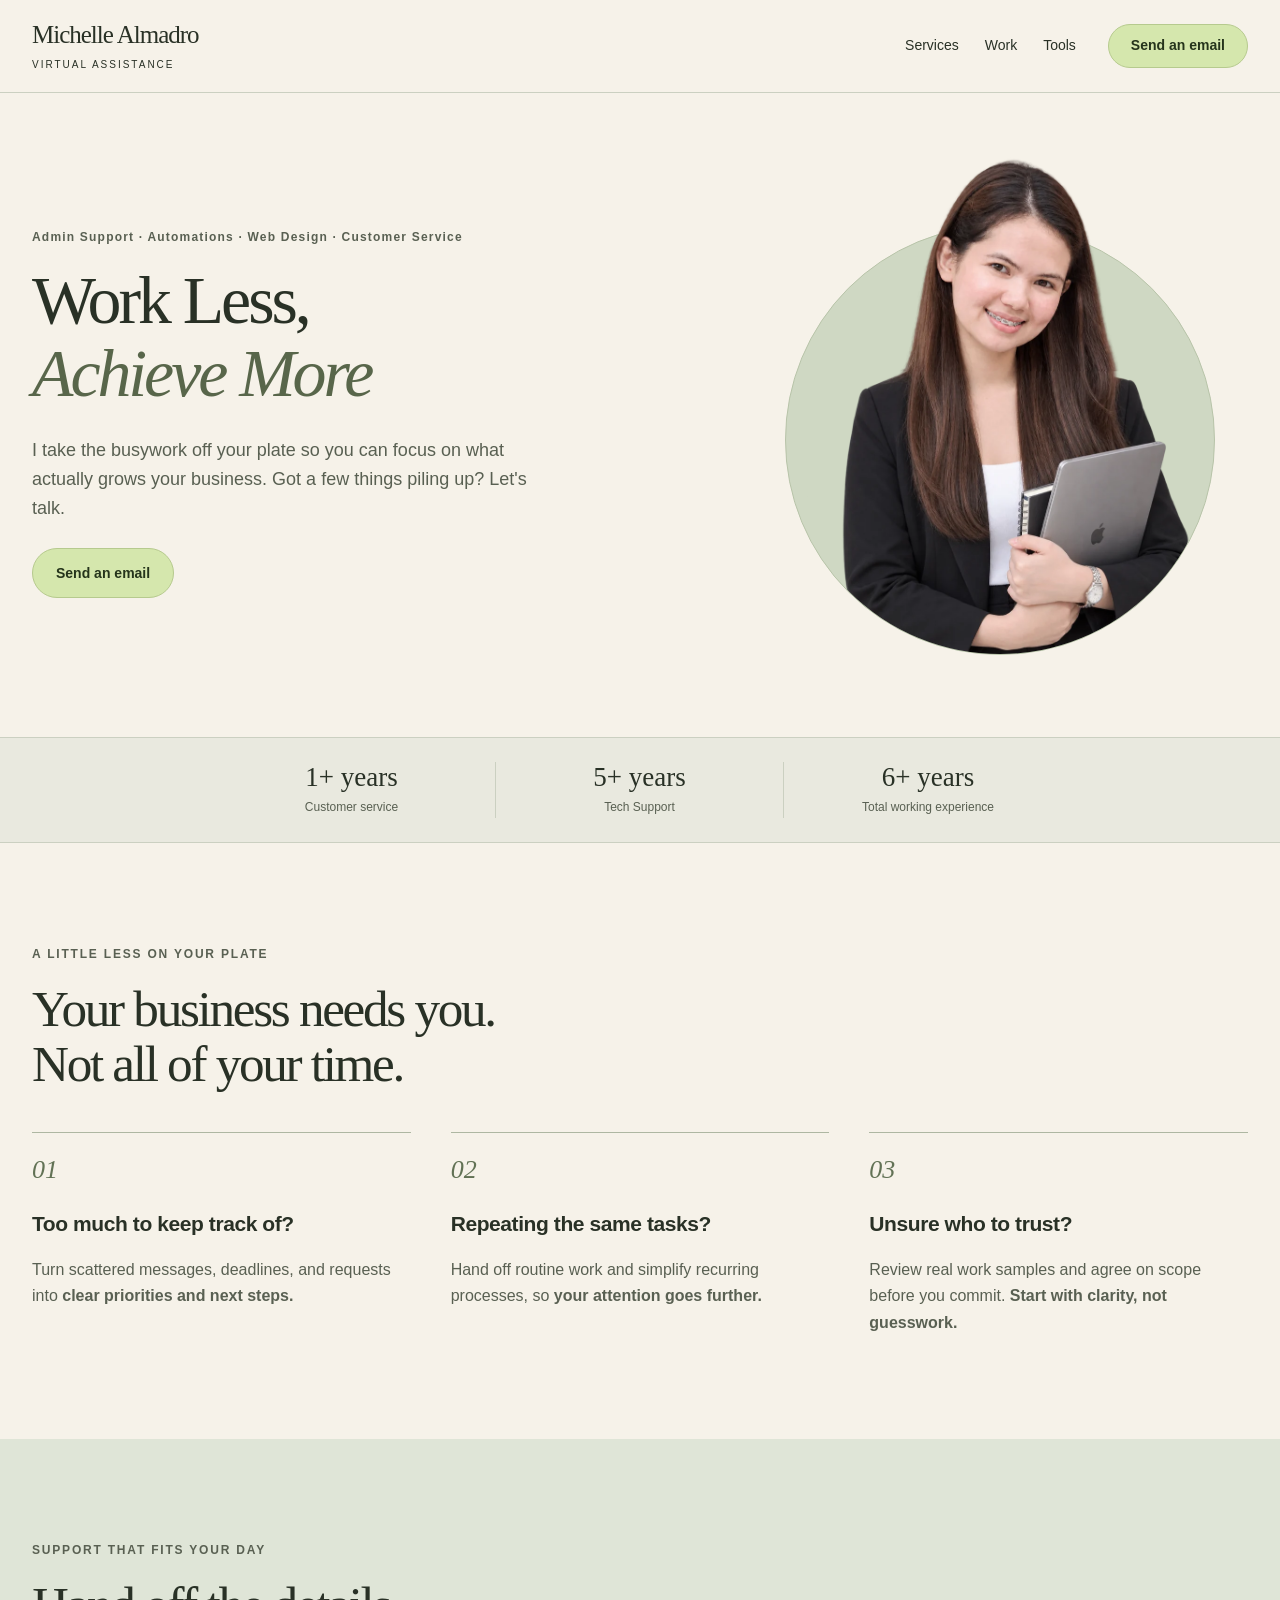
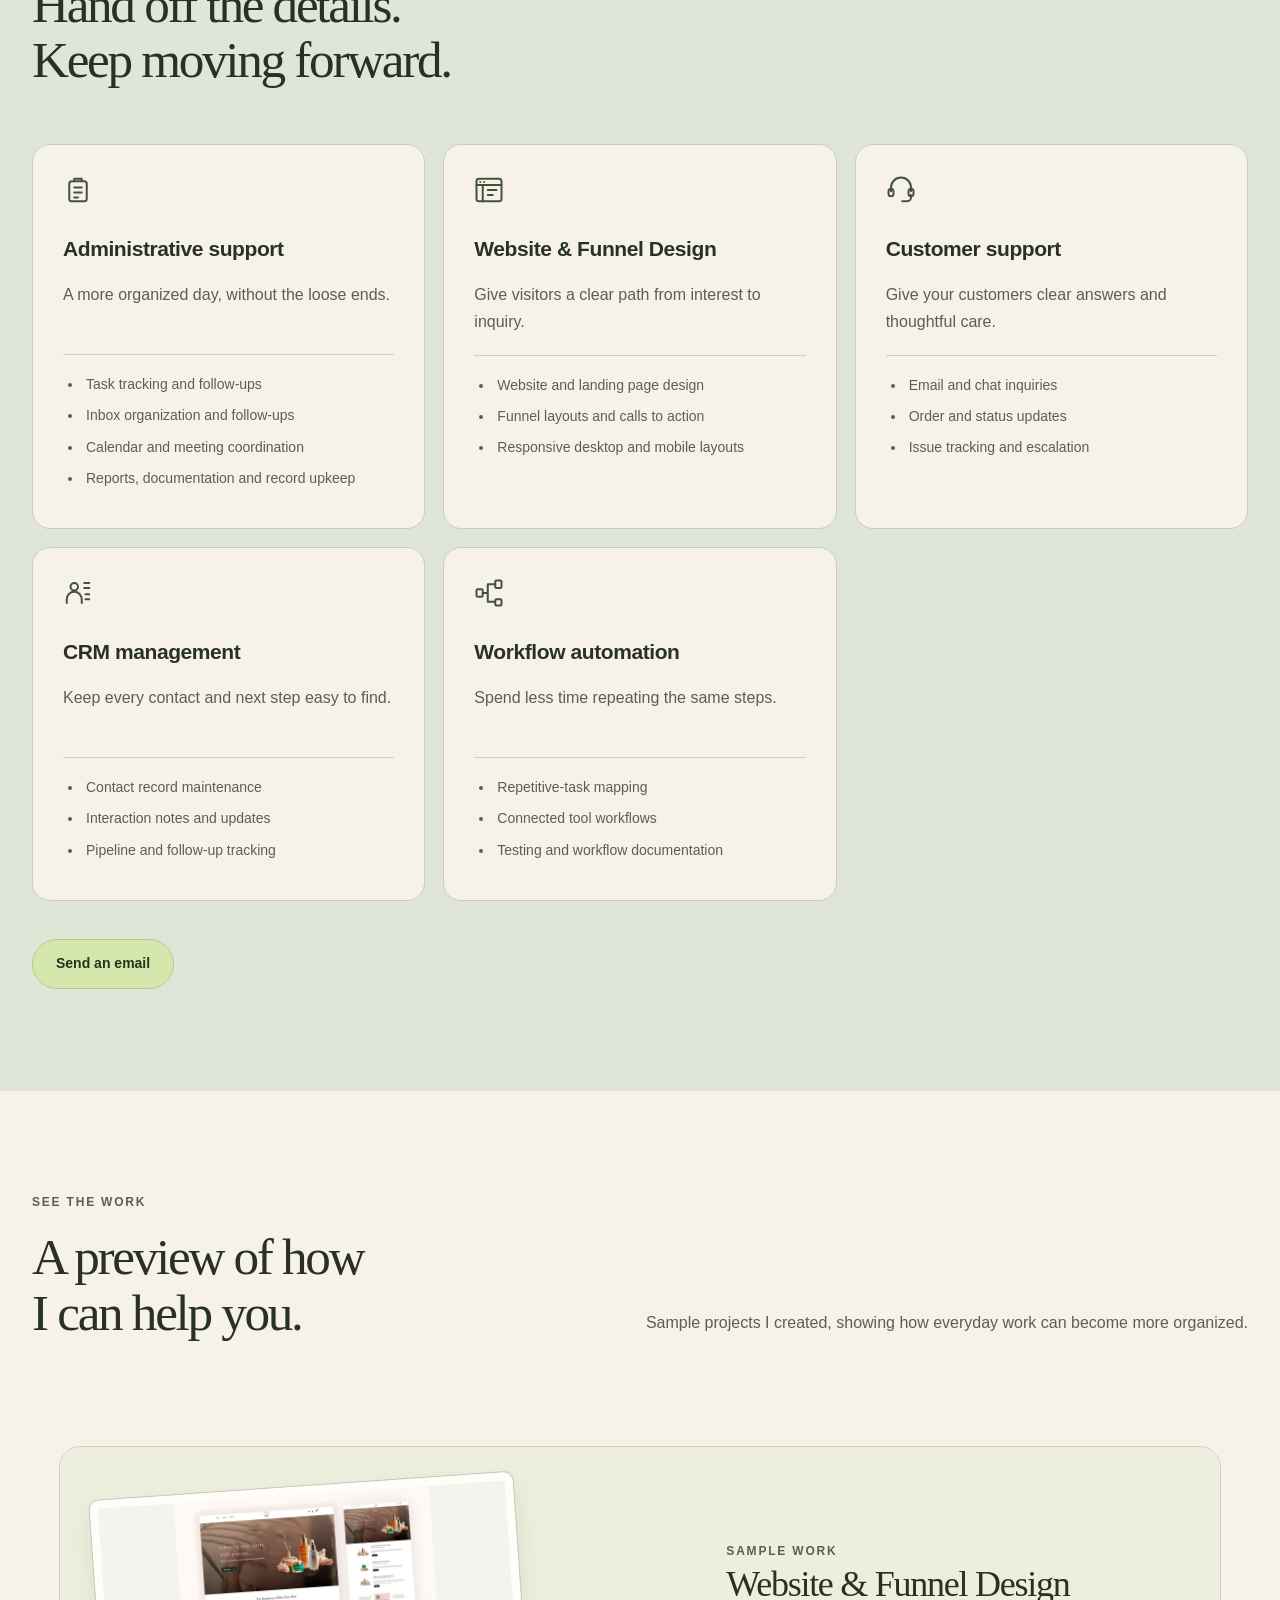
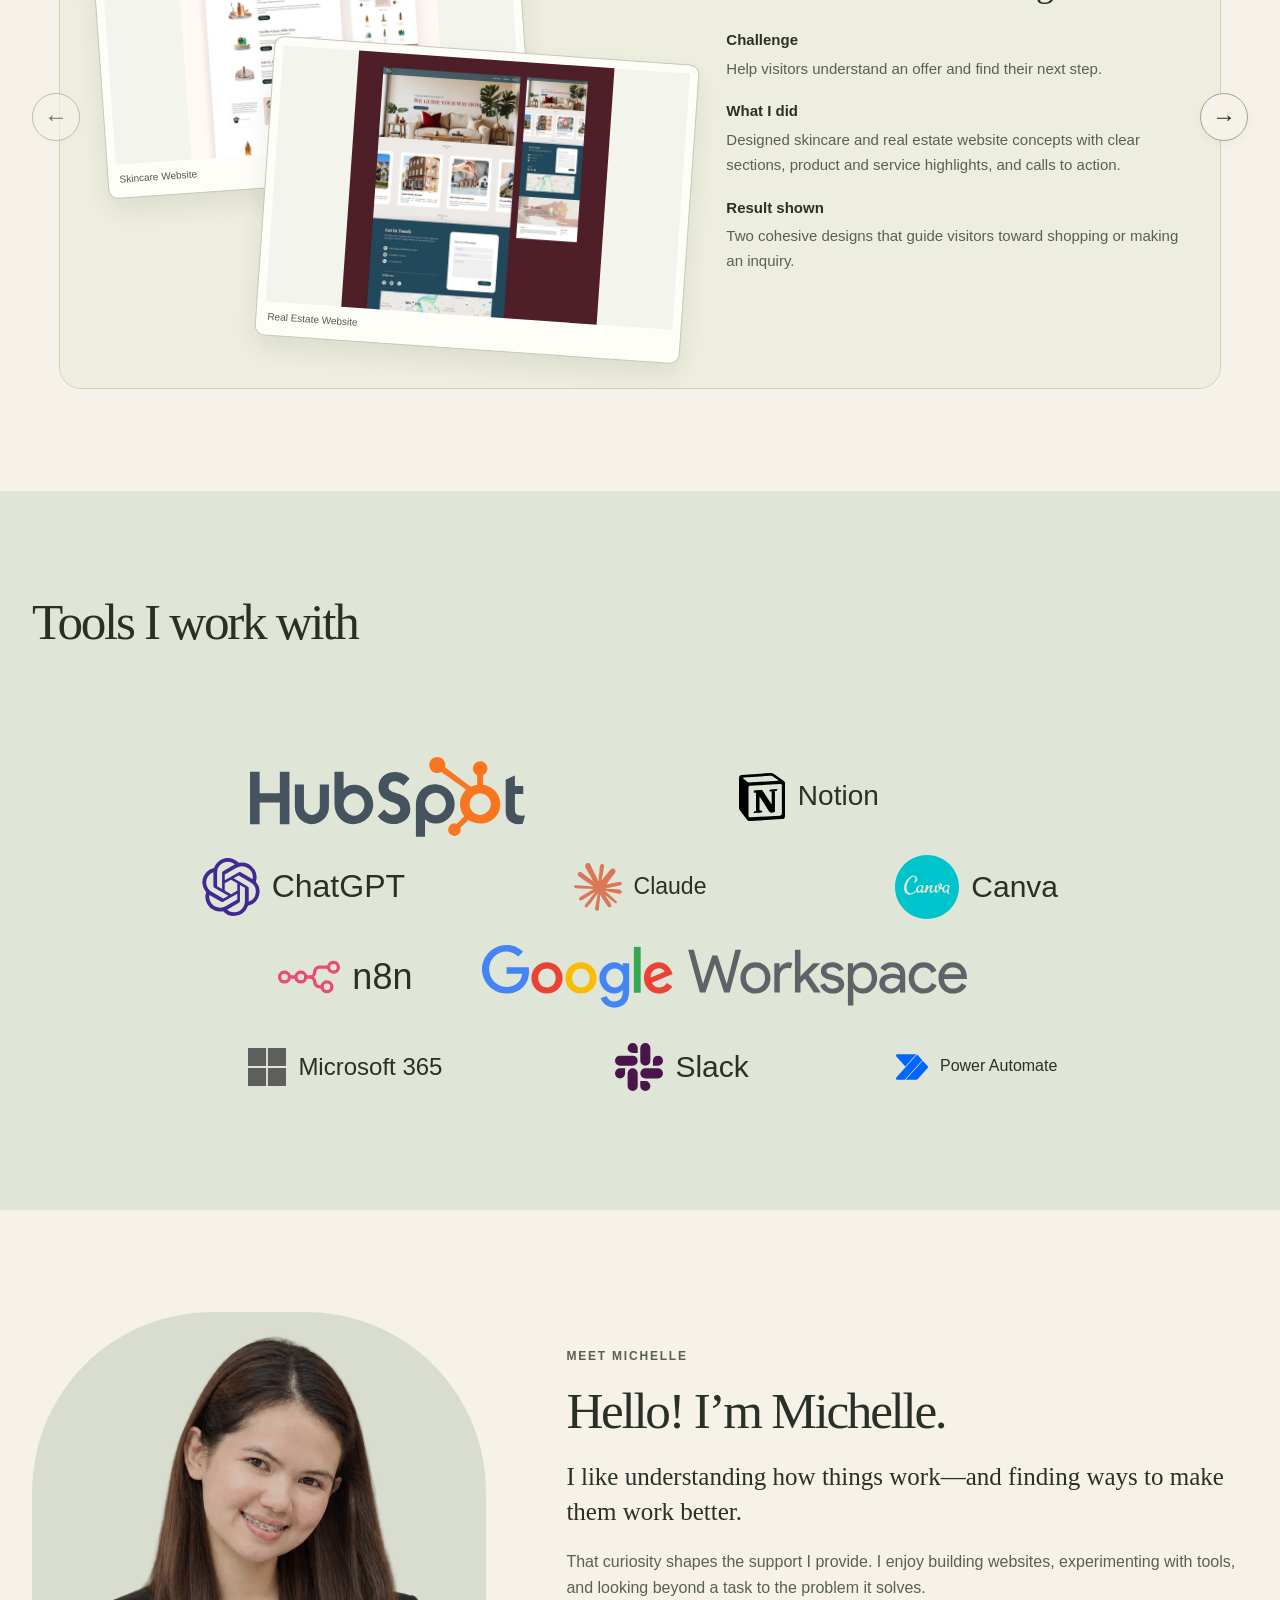
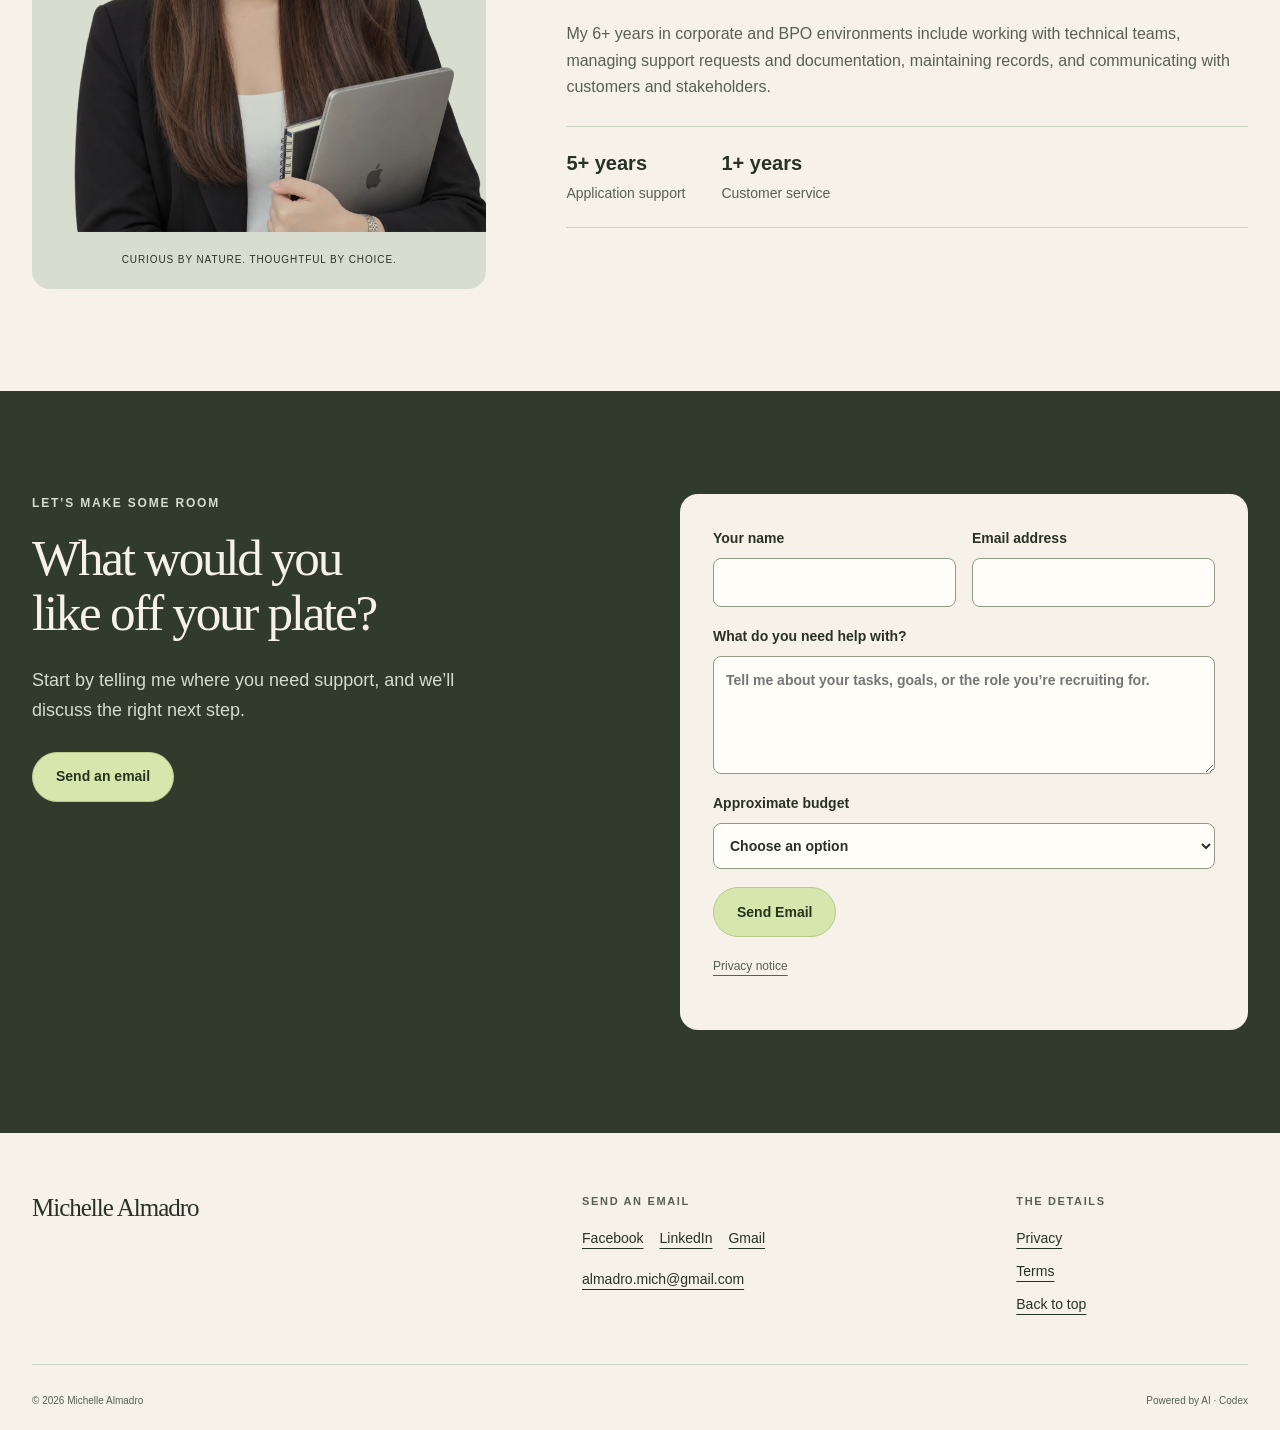
<file: index.html>
<!doctype html>
<html lang="en">
<head>
    <meta charset="utf-8">
    <meta name="viewport" content="width=device-width,initial-scale=1">
    <title>Michelle Almadro | Thoughtful Virtual Assistance</title>
    <meta name="description"
          content="Give your day more room. Philippines-based virtual assistance for startups, coaches, and CEOs: admin, customer support, CRM, and automation. Request a free discovery call.">
    <link rel="canonical" href="https://michelle-almadro.almadro-mich.chatgpt.site/">
    <meta property="og:type" content="website">
    <meta property="og:title" content="Michelle Almadro — Care in the details. Clarity in the work.">
    <meta property="og:description"
          content="Organized operations and thoughtful support for startups, coaches, and CEOs.">
    <meta property="og:url" content="https://michelle-almadro.almadro-mich.chatgpt.site/">
    <meta name="theme-color" content="#303b2b">
    <link rel="icon" href="./favicon.svg" type="image/svg+xml">
    <link rel="stylesheet" href="agency.css">
    <script type="application/ld+json">{
        "@context": "https://schema.org",
        "@type": "ProfessionalService",
        "name": "Michelle Almadro",
        "description": "Virtual assistance for administrative support, customer support, CRM management and workflow automation.",
        "url": "https://michelle-almadro.almadro-mich.chatgpt.site/",
        "email": "almadro.mich@gmail.com",
        "address": {
            "@type": "PostalAddress",
            "addressCountry": "PH"
        },
        "sameAs": [
            "https://www.facebook.com/p/Michelle-Almadro-61588817865942/",
            "https://www.linkedin.com/in/michelle-almadro"
        ],
        "hasOfferCatalog": {
            "@type": "OfferCatalog",
            "name": "Virtual assistance services",
            "itemListElement": [
                {
                    "@type": "Offer",
                    "itemOffered": {
                        "@type": "Service",
                        "name": "Administrative support including inbox and calendar management"
                    }
                },
                {
                    "@type": "Offer",
                    "itemOffered": {
                        "@type": "Service",
                        "name": "Website and Funnel Design"
                    }
                },
                {
                    "@type": "Offer",
                    "itemOffered": {
                        "@type": "Service",
                        "name": "Customer support"
                    }
                },
                {
                    "@type": "Offer",
                    "itemOffered": {
                        "@type": "Service",
                        "name": "CRM management"
                    }
                },
                {
                    "@type": "Offer",
                    "itemOffered": {
                        "@type": "Service",
                        "name": "Workflow automation"
                    }
                }
            ]
        }
    }</script>
    <script src="site-config.js" defer></script>
    <script src="agency.js" defer></script>
    <link rel="stylesheet" href="lightbox.css">
    <script src="lightbox.js" defer></script>
</head>
<body><a class="skip-link" href="#main">Skip to content</a>
<header class="site-header">
    <div class="container nav-inner"><a class="brand" href="#home">Michelle Almadro<span>VIRTUAL ASSISTANCE</span></a>
        <nav aria-label="Main navigation"><a href="#services">Services</a><a href="#work">Work</a><a
                href="#tools">Tools</a></nav>
        <a class="btn primary nav-cta" href="#contact">Send an email</a></div>
</header>
<main id="main">
    <!-- 01–02: Navigation and hero. Trust claims use Michelle’s supplied experience, not client logos. -->
    <section class="hero container" id="home">
        <div class="hero-copy"><p class="kicker">Admin Support · Automations · Web Design · Customer Service</p>
            <h1>Work Less,<br><em>Achieve More</em></h1>
            <p class="hero-sub">I take the busywork off your plate so you can focus on what actually grows your
                business. Got a few things piling up? Let's talk.</p>
            <div class="actions"><a class="btn primary" href="#contact">Send an email</a></div>
        </div>
        <div class="hero-visual portrait-studio">
            <div class="portrait-popout">
                <div class="circle-photo"><img class="portrait-person" src="assets/michelle-web.webp"
                                               alt="Michelle Almadro, Virtual Assistant" width="821" height="1100"
                                               fetchpriority="high"></div>
                <img class="portrait-person portrait-head" src="assets/michelle-web.webp" alt="" aria-hidden="true"
                     width="821" height="1100"></div>
        </div>
    </section>
    <div class="trust-strip">
        <div class="container trust-inner"><p><strong>1+ years</strong><span>Customer service</span></p>
            <p><strong>5+ years</strong><span>Tech Support</span></p>
            <p><strong>6+ years</strong><span>Total working experience</span></p></div>
    </div>
    <!-- 03: Problem to solution -->
    <section class="section container" aria-labelledby="problem-title">
        <div class="section-head"><p class="kicker">A LITTLE LESS ON YOUR PLATE</p>
            <h2 id="problem-title">Your business needs you.<br>Not all of your time.</h2></div>
        <div class="problem-grid">
            <article><span class="small-number">01</span>
                <h3>Too much to keep track of?</h3>
                <p>Turn scattered messages, deadlines, and requests into <strong>clear priorities and next
                    steps.</strong></p></article>
            <article><span class="small-number">02</span>
                <h3>Repeating the same tasks?</h3>
                <p>Hand off routine work and simplify recurring processes, so <strong>your attention goes
                    further.</strong></p></article>
            <article><span class="small-number">03</span>
                <h3>Unsure who to trust?</h3>
                <p>Review real work samples and agree on scope before you commit. <strong>Start with clarity, not
                    guesswork.</strong></p></article>
        </div>
    </section>
    <!-- 04: Services -->
    <section class="section sage-surface" id="services">
        <div class="container">
            <div class="section-head split-head">
                <div><p class="kicker">SUPPORT THAT FITS YOUR DAY</p>
                    <h2>Hand off the details.<br>Keep moving forward.</h2></div>
            </div>
            <div class="service-grid">
                <article class="service-card reveal"><span class="service-icon"><svg viewBox="0 0 24 24" fill="none"
                                                                                     stroke="currentColor"
                                                                                     stroke-width="1.6"
                                                                                     stroke-linecap="round"
                                                                                     stroke-linejoin="round"
                                                                                     aria-hidden="true"><rect x="5"
                                                                                                              y="5"
                                                                                                              width="14"
                                                                                                              height="16"
                                                                                                              rx="2"/><path
                        d="M9 5V3h6v2M9 10h6M9 14h6M9 18h3"/></svg></span>
                    <h3>Administrative support</h3>
                    <p>A more organized day, without the loose ends.</p>
                    <ul>
                        <li>Task tracking and follow-ups</li>
                        <li>Inbox organization and follow-ups</li>
                        <li>Calendar and meeting coordination</li>
                        <li>Reports, documentation and record upkeep</li>
                    </ul>
                </article>
                <article class="service-card reveal"><span class="service-icon"><svg viewBox="0 0 24 24" fill="none"
                                                                                     stroke="currentColor"
                                                                                     stroke-width="1.6"
                                                                                     stroke-linecap="round"
                                                                                     stroke-linejoin="round"
                                                                                     aria-hidden="true"><rect x="2"
                                                                                                              y="3"
                                                                                                              width="20"
                                                                                                              height="18"
                                                                                                              rx="2"/><path
                        d="M2 8h20M7 8v13M5 5.5h.01M8 5.5h.01M11 12h7M11 16h4"/></svg></span>
                    <h3>Website &amp; Funnel Design</h3>
                    <p>Give visitors a clear path from interest to inquiry.</p>
                    <ul>
                        <li>Website and landing page design</li>
                        <li>Funnel layouts and calls to action</li>
                        <li>Responsive desktop and mobile layouts</li>
                    </ul>
                </article>
                <article class="service-card reveal"><span class="service-icon"><svg viewBox="0 0 24 24" fill="none"
                                                                                     stroke="currentColor"
                                                                                     stroke-width="1.6"
                                                                                     stroke-linecap="round"
                                                                                     stroke-linejoin="round"
                                                                                     aria-hidden="true"><path
                        d="M4 13V10a8 8 0 0 1 16 0v3M20 16v2a3 3 0 0 1-3 3h-4"/><rect x="2" y="11" width="4" height="6"
                                                                                      rx="2"/><rect x="18" y="11"
                                                                                                    width="4" height="6"
                                                                                                    rx="2"/></svg></span>
                    <h3>Customer support</h3>
                    <p>Give your customers clear answers and thoughtful care.</p>
                    <ul>
                        <li>Email and chat inquiries</li>
                        <li>Order and status updates</li>
                        <li>Issue tracking and escalation</li>
                    </ul>
                </article>
                <article class="service-card reveal"><span class="service-icon"><svg viewBox="0 0 24 24" fill="none"
                                                                                     stroke="currentColor"
                                                                                     stroke-width="1.6"
                                                                                     stroke-linecap="round"
                                                                                     stroke-linejoin="round"
                                                                                     aria-hidden="true"><circle cx="9"
                                                                                                                cy="7"
                                                                                                                r="3"/><path
                        d="M3 20v-3a6 6 0 0 1 12 0v3M17 4h4M17 8h4M18 13h3M18 17h3"/></svg></span>
                    <h3>CRM management</h3>
                    <p>Keep every contact and next step easy to find.</p>
                    <ul>
                        <li>Contact record maintenance</li>
                        <li>Interaction notes and updates</li>
                        <li>Pipeline and follow-up tracking</li>
                    </ul>
                </article>
                <article class="service-card reveal"><span class="service-icon"><svg viewBox="0 0 24 24" fill="none"
                                                                                     stroke="currentColor"
                                                                                     stroke-width="1.6"
                                                                                     stroke-linecap="round"
                                                                                     stroke-linejoin="round"
                                                                                     aria-hidden="true"><rect x="2"
                                                                                                              y="9"
                                                                                                              width="5"
                                                                                                              height="6"
                                                                                                              rx="1"/><rect
                        x="17" y="2" width="5" height="6" rx="1"/><rect x="17" y="17" width="5" height="5" rx="1"/><path
                        d="M7 12h4V5h6M11 12v7h6"/></svg></span>
                    <h3>Workflow automation</h3>
                    <p>Spend less time repeating the same steps.</p>
                    <ul>
                        <li>Repetitive-task mapping</li>
                        <li>Connected tool workflows</li>
                        <li>Testing and workflow documentation</li>
                    </ul>
                </article>
            </div>
            <div class="section-action"><a class="btn primary" href="#contact">Send an email</a></div>
        </div>
    </section>
    <!-- 05: Work carousel. No automatic advance; native swipe and keyboard controls. -->
    <section class="section container" id="work"><span id="projects" class="anchor-alias"></span>
        <div class="section-head split-head">
            <div><p class="kicker">SEE THE WORK</p>
                <h2>A preview of how<br>I can help you.</h2></div>
            <p>Sample projects I created, showing how everyday work can become more organized.</p></div>
        <div class="work-carousel" role="region" aria-roledescription="carousel" aria-label="Work samples">
            <div class="carousel-toolbar"><!<p class="carousel-status" aria-live="polite" aria-atomic="true"></p>
                <div class="carousel-controls">
                    <button type="button" class="carousel-prev" aria-label="Previous work sample"
                            aria-controls="work-track" disabled><span aria-hidden="true">←</span></button>
                    <button type="button" class="carousel-next" aria-label="Next work sample"
                            aria-controls="work-track"><span aria-hidden="true">→</span></button>
                </div>
            </div>
            <div class="work-track" id="work-track" tabindex="0"
                 aria-label="Work samples. Use left and right arrow keys to browse.">
                <article class="work-slide" role="group" aria-roledescription="slide">
                    <div class="sample-collage collage-count-2 web-design-collage"><a
                            class="collage-image collage-item-1" href="assets/web-design-1.jpg"
                            aria-label="View Skincare Website full size"><img src="assets/web-design-1-collage.webp"
                                                                              alt="Skincare Website design by Michelle Almadro"
                                                                              width="1080" height="1080" loading="lazy"><span>Skincare Website</span></a><a
                            class="collage-image collage-item-2" href="assets/web-design-2.jpg"
                            aria-label="View Real Estate Website full size"><img src="assets/web-design-2-collage.webp"
                                                                                 alt="Real Estate Website design by Michelle Almadro"
                                                                                 width="1080" height="1080"
                                                                                 loading="lazy"><span>Real Estate Website</span></a>
                    </div>
                    <div class="slide-copy"><span class="kicker">SAMPLE WORK</span>
                        <h3>Website &amp; Funnel Design</h3>
                        <dl>
                            <dt>Challenge</dt>
                            <dd>Help visitors understand an offer and find their next step.</dd>
                            <dt>What I did</dt>
                            <dd>Designed skincare and real estate website concepts with clear sections, product and
                                service highlights, and calls to action.
                            </dd>
                            <dt>Result shown</dt>
                            <dd>Two cohesive designs that guide visitors toward shopping or making an inquiry.</dd>
                        </dl>
                    </div>
                </article>
                <article class="work-slide" role="group" aria-roledescription="slide">
                    <div class="sample-collage collage-count-1"><a class="collage-image collage-item-1"
                                                                   href="assets/lead-capture-automation.png"
                                                                   target="_blank" rel="noopener"
                                                                   aria-label="View Lead Capture Automation full size"><img
                            src="assets/lead-capture-automation-collage.webp" alt="Lead Capture Automation sample"
                            width="1100" height="438" loading="lazy"><span>Lead Capture Automation</span></a></div>
                    <div class="slide-copy"><span class="kicker">SAMPLE WORK</span>
                        <h3>Automations</h3>
                        <dl>
                            <dt>Challenge</dt>
                            <dd>New leads need to be checked, recorded, and followed up across several tools.</dd>
                            <dt>What I did</dt>
                            <dd>Connected lead capture, contact checks, email follow-ups, and sales notifications.</dd>
                            <dt>Result shown</dt>
                            <dd>A connected workflow with clear next actions for incoming leads.</dd>
                        </dl>
                    </div>
                </article>
                <article class="work-slide" role="group" aria-roledescription="slide">
                    <div class="sample-collage collage-count-3"><a class="collage-image collage-item-1"
                                                                   href="assets/task-tracker.png" target="_blank"
                                                                   rel="noopener"
                                                                   aria-label="View Task Tracker full size"><img
                            src="assets/task-tracker-collage.webp" alt="Task Tracker sample" width="1100" height="545"
                            loading="lazy"><span>Task Tracker</span></a><a class="collage-image collage-item-2"
                                                                           href="assets/task-board.png" target="_blank"
                                                                           rel="noopener"
                                                                           aria-label="View Task Board full size"><img
                            src="assets/task-board-collage.webp" alt="Task Board sample" width="1100" height="545"
                            loading="lazy"><span>Task Board</span></a><a class="collage-image collage-item-3"
                                                                         href="assets/weekly-summary-report.png"
                                                                         target="_blank" rel="noopener"
                                                                         aria-label="View Weekly Summary Report full size"><img
                            src="assets/weekly-summary-report-collage.webp" alt="Weekly Summary Report sample"
                            width="1100" height="548" loading="lazy"><span>Weekly Summary Report</span></a></div>
                    <div class="slide-copy"><span class="kicker">SAMPLE WORK</span>
                        <h3>Task Management</h3>
                        <dl>
                            <dt>Challenge</dt>
                            <dd>Scattered tasks and follow-ups compete for attention.</dd>
                            <dt>What I did</dt>
                            <dd>Organized action items into a tracker, status board, and weekly report.</dd>
                            <dt>Result shown</dt>
                            <dd>Clear priorities and next actions in one place.</dd>
                        </dl>
                    </div>
                </article>
                <article class="work-slide" role="group" aria-roledescription="slide">
                    <div class="sample-collage collage-count-2"><a class="collage-image collage-item-1"
                                                                   href="assets/inbox-organization.png" target="_blank"
                                                                   rel="noopener"
                                                                   aria-label="View Inbox Organization full size"><img
                            src="assets/inbox-organization-collage.webp" alt="Inbox Organization sample" width="1100"
                            height="547" loading="lazy"><span>Inbox Organization</span></a><a
                            class="collage-image collage-item-2" href="assets/follow-ups.png" target="_blank"
                            rel="noopener" aria-label="View Follow Ups full size"><img
                            src="assets/follow-ups-collage.webp" alt="Follow Ups sample" width="1100" height="548"
                            loading="lazy"><span>Follow Ups</span></a></div>
                    <div class="slide-copy"><span class="kicker">SAMPLE WORK</span>
                        <h3>Inbox Management</h3>
                        <dl>
                            <dt>Challenge</dt>
                            <dd>Important messages and follow-ups can get lost in a busy inbox.</dd>
                            <dt>What I did</dt>
                            <dd>Grouped messages by action and prepared clear, timely follow-ups.</dd>
                            <dt>Result shown</dt>
                            <dd>An organized inbox with visible priorities and next steps.</dd>
                        </dl>
                    </div>
                </article>
                <article class="work-slide" role="group" aria-roledescription="slide">
                    <div class="sample-collage collage-count-1"><a class="collage-image collage-item-1"
                                                                   href="assets/customer-order-support.png"
                                                                   target="_blank" rel="noopener"
                                                                   aria-label="View Customer Order Support full size"><img
                            src="assets/customer-order-support-collage.webp" alt="Customer Order Support sample"
                            width="1100" height="615" loading="lazy"><span>Customer Order Support</span></a></div>
                    <div class="slide-copy"><span class="kicker">SAMPLE WORK</span>
                        <h3>Customer Service</h3>
                        <dl>
                            <dt>Challenge</dt>
                            <dd>A customer needs clarity about a delayed delivery.</dd>
                            <dt>What I did</dt>
                            <dd>Reviewed the shipment details and prepared a thoughtful response with an expected
                                delivery window.
                            </dd>
                            <dt>Result shown</dt>
                            <dd>A clear update that acknowledges the concern and explains what happens next.</dd>
                        </dl>
                    </div>
                </article>
                <article class="work-slide" role="group" aria-roledescription="slide">
                    <div class="sample-collage collage-count-2"><a class="collage-image collage-item-1"
                                                                   href="assets/weekly-summary-report.png"
                                                                   target="_blank" rel="noopener"
                                                                   aria-label="View Weekly Summary Report full size"><img
                            src="assets/weekly-summary-report-collage.webp" alt="Weekly Summary Report sample"
                            width="1100" height="548" loading="lazy"><span>Weekly Summary Report</span></a><a
                            class="collage-image collage-item-2" href="assets/documentations.png" target="_blank"
                            rel="noopener" aria-label="View Documentations full size"><img
                            src="assets/documentations-collage.webp" alt="Documentations sample" width="1100"
                            height="548" loading="lazy"><span>Documentations</span></a></div>
                    <div class="slide-copy"><span class="kicker">SAMPLE WORK</span>
                        <h3>Documentation & Reporting</h3>
                        <dl>
                            <dt>Challenge</dt>
                            <dd>Progress and client information are spread across separate activities.</dd>
                            <dt>What I did</dt>
                            <dd>Brought task progress, upcoming priorities, and dated client notes into organized
                                records.
                            </dd>
                            <dt>Result shown</dt>
                            <dd>A clear view of completed work, open actions, and client context.</dd>
                        </dl>
                    </div>
                </article>
            </div>
        </div>
    </section>
    <!-- 06: Tools collage -->
    <section class="section sage-surface" id="tools"><span id="process" class="anchor-alias"></span>
        <div class="container">
            <div class="section-head"><h2>Tools I work with</h2></div><br>
            <div class="tool-puzzle" aria-label="Tools Michelle works with">
                <div class="puzzle-tool puzzle-1 wordmark"><img src="assets/hubspot-wordmark.svg" alt="HubSpot"
                                                                loading="lazy"></div>
                <div class="puzzle-tool puzzle-2 "><img src="assets/notion.svg" alt=""
                                                        loading="lazy"><span>Notion</span></div>
                <div class="puzzle-tool puzzle-3 "><img src="assets/canva.svg" alt="" loading="lazy"><span>Canva</span>
                </div>
                <div class="puzzle-tool puzzle-4 "><img src="assets/openai.svg" alt=""
                                                        loading="lazy"><span>ChatGPT</span></div>
                <div class="puzzle-tool puzzle-5 "><img src="assets/claude.svg" alt=""
                                                        loading="lazy"><span>Claude</span></div>
                <div class="puzzle-tool puzzle-6 "><img src="assets/n8n.svg" alt="" loading="lazy"><span>n8n</span>
                </div>
                <div class="puzzle-tool puzzle-7 wordmark"><img src="assets/google-workspace-wordmark.svg"
                                                                alt="Google Workspace" loading="lazy"></div>
                <div class="puzzle-tool puzzle-8 "><img src="assets/microsoft.svg" alt="" loading="lazy"><span>Microsoft 365</span>
                </div>
                <div class="puzzle-tool puzzle-9 "><img src="assets/slack.svg" alt="" loading="lazy"><span>Slack</span>
                </div>
                <div class="puzzle-tool puzzle-10 "><img src="assets/powerautomate.svg" alt="" loading="lazy"><span>Power Automate</span>
                </div>
            </div>
        </div>
    </section>
    <!-- 07: Founder / team -->
    <section class="section container about-grid" id="about">
        <div class="about-photo"><img src="assets/michelle-web.webp" alt="Michelle Almadro" width="821" height="1100"
                                      loading="lazy"><span>CURIOUS BY NATURE. THOUGHTFUL BY CHOICE.</span></div>
        <div><p class="kicker">MEET MICHELLE</p>
            <h2>Hello! I’m Michelle.</h2>
            <p class="large-copy">I like understanding how things work—and finding ways to make them work better.</p>
            <p>That curiosity shapes the support I provide. I enjoy building websites, experimenting with tools, and
                looking beyond a task to the problem it solves.</p>
            <p>My 6+ years in corporate and BPO environments include working with technical teams, managing support
                requests and documentation, maintaining records, and communicating with customers and stakeholders.</p>
            <div class="experience-row" id="experience">
                <div><strong>5+ years</strong><span>Application support</span></div>
                <div><strong>1+ years</strong><span>Customer service</span></div>
            </div>
        </div>
    </section>
    <!-- 10: Risk reversal, pending approved terms. -->
    <section class="section sage-surface" id="commitments" hidden>
        <div class="container">
            <div class="section-head"><p class="kicker">CLARITY BEFORE COMMITMENT</p>
                <h2>Know what you’re<br>agreeing to.</h2></div>
            <div class="commitment-grid">
                <article><h3>Clear expectations</h3>
                    <p>Define the scope and success criteria together.</p>
                    <p class="placeholder">[REPLACE] Approved guarantee and limits.</p></article>
                <article><h3>A considered start</h3>
                    <p>Discuss a starting scope that lets you assess fit.</p>
                    <p class="placeholder">[REPLACE] Trial length, cost, and cancellation terms.</p></article>
                <article><h3>Care with your data</h3>
                    <p>Agree on permissions and approved systems.</p>
                    <p class="placeholder">[REPLACE] NDA and data-security commitments.</p></article>
                <article><h3>A plan for changes</h3>
                    <p>Set expectations for reviewing the arrangement.</p>
                    <p class="placeholder">[REPLACE] Replacement or continuity policy.</p></article>
            </div>
        </div>
    </section>
    <!-- 11: FAQ -->
    <section class="section container faq-grid" id="faq" hidden>
        <div class="section-head"><p class="kicker">BEFORE WE TALK</p>
            <h2>A few things<br>you may wonder.</h2>
            <p>Have a different question?<br><a class="text-link"
                                                href="mailto:almadro.mich@gmail.com?subject=Inquiry%20%7C%20Virtual%20Assistance">Send
                me an email</a></p></div>
        <div class="faq-list">
            <details>
                <summary>Can you work with my timezone?<span aria-hidden="true">+</span></summary>
                <p>I’m based in the Philippines (UTC+8). We’ll agree on working hours, overlap, and response
                    expectations before starting. Coverage depends on the scope and schedule you need.</p></details>
            <details>
                <summary>How will we communicate?<span aria-hidden="true">+</span></summary>
                <p>We’ll choose a main channel, such as email or Slack, and agree on check-ins and progress updates.
                    You’ll know where to send requests and where to find the next steps.</p></details>
            <details>
                <summary>Do I need to switch tools?<span aria-hidden="true">+</span></summary>
                <p>Start with the tools you already use. My toolkit includes HubSpot, Notion, Google Workspace,
                    Microsoft 365, and n8n. We’ll confirm access and any training needs during discovery.</p></details>
            <details>
                <summary>Can I hire you directly or discuss a team?<span aria-hidden="true">+</span></summary>
                <p>You can discuss direct support with Michelle. [REPLACE] Confirm whether additional VA team members
                    are available, their roles, and how matching works before offering team capacity.</p></details>
            <details>
                <summary>How will you handle confidential information?<span aria-hidden="true">+</span></summary>
                <p>We’ll agree on access permissions, approved tools, and data-handling requirements before work begins.
                    [REPLACE] Add your approved NDA and security policy; no certification is claimed.</p></details>
            <details>
                <summary>Is there a minimum commitment or trial?<span aria-hidden="true">+</span></summary>
                <p>[REPLACE] Add the confirmed contract length, trial duration, cancellation notice, and payment terms.
                    These will be agreed in writing before any engagement.</p></details>
            <details>
                <summary>What happens if the fit is not right?<span aria-hidden="true">+</span></summary>
                <p>[REPLACE] Add the approved review, replacement, and refund policy. The first conversation is an
                    opportunity to clarify fit, responsibilities, and expectations.</p></details>
            <details>
                <summary>What should I bring to the discovery call?<span aria-hidden="true">+</span></summary>
                <p>A short list of tasks you want to hand off, your current tools, preferred working hours, and an
                    approximate budget. If you’re recruiting, include the role scope and evaluation process.</p>
            </details>
        </div>
    </section>
    <!-- 12: Conversion form. Email fallback is explicit; no false sent state. -->
    <section class="section olive-surface" id="contact">
        <div class="container contact-grid">
            <div><p class="kicker">LET’S MAKE SOME ROOM</p>
                <h2>What would you<br>like off your plate?</h2>
                <p class="contact-lead">Start by telling me where you need support, and we’ll
                    discuss the right next step.</p><a class="btn primary" href="#contact" data-email-booking>Send an
                    email</a>
            </div>
            <form id="contact-form" action="mailto:almadro.mich@gmail.com?subject=Inquiry%20%7C%20Virtual%20Assistance"
                  method="post" enctype="text/plain">
                <div class="form-row"><label>Your name<input name="name" autocomplete="name" required
                                                             maxlength="100"></label><label>Email address<input
                        name="email" type="email" autocomplete="email" required maxlength="254"></label></div>
                <label>What do you need help with?<textarea name="needs" rows="4" required minlength="10"
                                                            maxlength="3000"
                                                            placeholder="Tell me about your tasks, goals, or the role you’re recruiting for."></textarea></label><label>Approximate
                budget<select name="budget" required>
                    <option value="">Choose an option</option>
                    <option>Still exploring</option>
                    <option>Under US$500 / month</option>
                    <option>US$500–1,000 / month</option>
                    <option>US$1,000–2,000 / month</option>
                    <option>US$2,000+ / month</option>
                    <option>Project-based — let’s discuss</option>
                </select></label>
                <button class="btn primary" type="submit">Send Email</button>
                <p id="form-status" role="status" aria-live="polite"></p>
                <div id="email-fallback" hidden>
                    <a id="open-gmail-draft" class="text-link" target="_blank"
                                                   rel="noopener noreferrer"
                                                   href="https://mail.google.com/mail/?view=cm" hidden></a><br>
                    <button class="copy-message" type="button">Copy message instead</button></br>
                    <p>Send it to: <a href="mailto:almadro.mich@gmail.com?subject=Inquiry%20%7C%20Virtual%20Assistance">almadro.mich@gmail.com</a>.
                    </p><textarea id="prepared-message" aria-label="Prepared message to copy" readonly
                                  rows="6"></textarea></div>
                <p class="form-note"><a href="privacy.html">Privacy notice</a></p></form>
        </div>
    </section>
</main>
<footer class="site-footer">
    <div class="container footer-grid">
        <div><a class="brand" href="#home">Michelle Almadro</a></div>
        <div><p class="kicker">SEND AN EMAIL</p>
            <div class="social-links"><a href="https://www.facebook.com/p/Michelle-Almadro-61588817865942/"
                                         target="_blank" rel="noopener noreferrer">Facebook</a><a
                    href="https://www.linkedin.com/in/michelle-almadro" target="_blank" rel="noopener noreferrer">LinkedIn</a><a
                    href="https://mail.google.com/mail/?view=cm&amp;to=almadro.mich@gmail.com&amp;su=Inquiry%20%7C%20Virtual%20Assistance"
                    target="_blank" rel="noopener noreferrer">Gmail</a></div>
            <a href="mailto:almadro.mich@gmail.com?subject=Inquiry%20%7C%20Virtual%20Assistance">almadro.mich@gmail.com</a>
        </div>
        <div><p class="kicker">THE DETAILS</p><a href="privacy.html">Privacy</a><a href="terms.html">Terms</a><a
                href="#home">Back to top</a></div>
    </div>
    <div class="container footer-bottom"><small>© <span id="year">2026</span> Michelle Almadro</small><small>Powered by
        AI · Codex</small></div>
</footer>
</body>
</html>
</file>
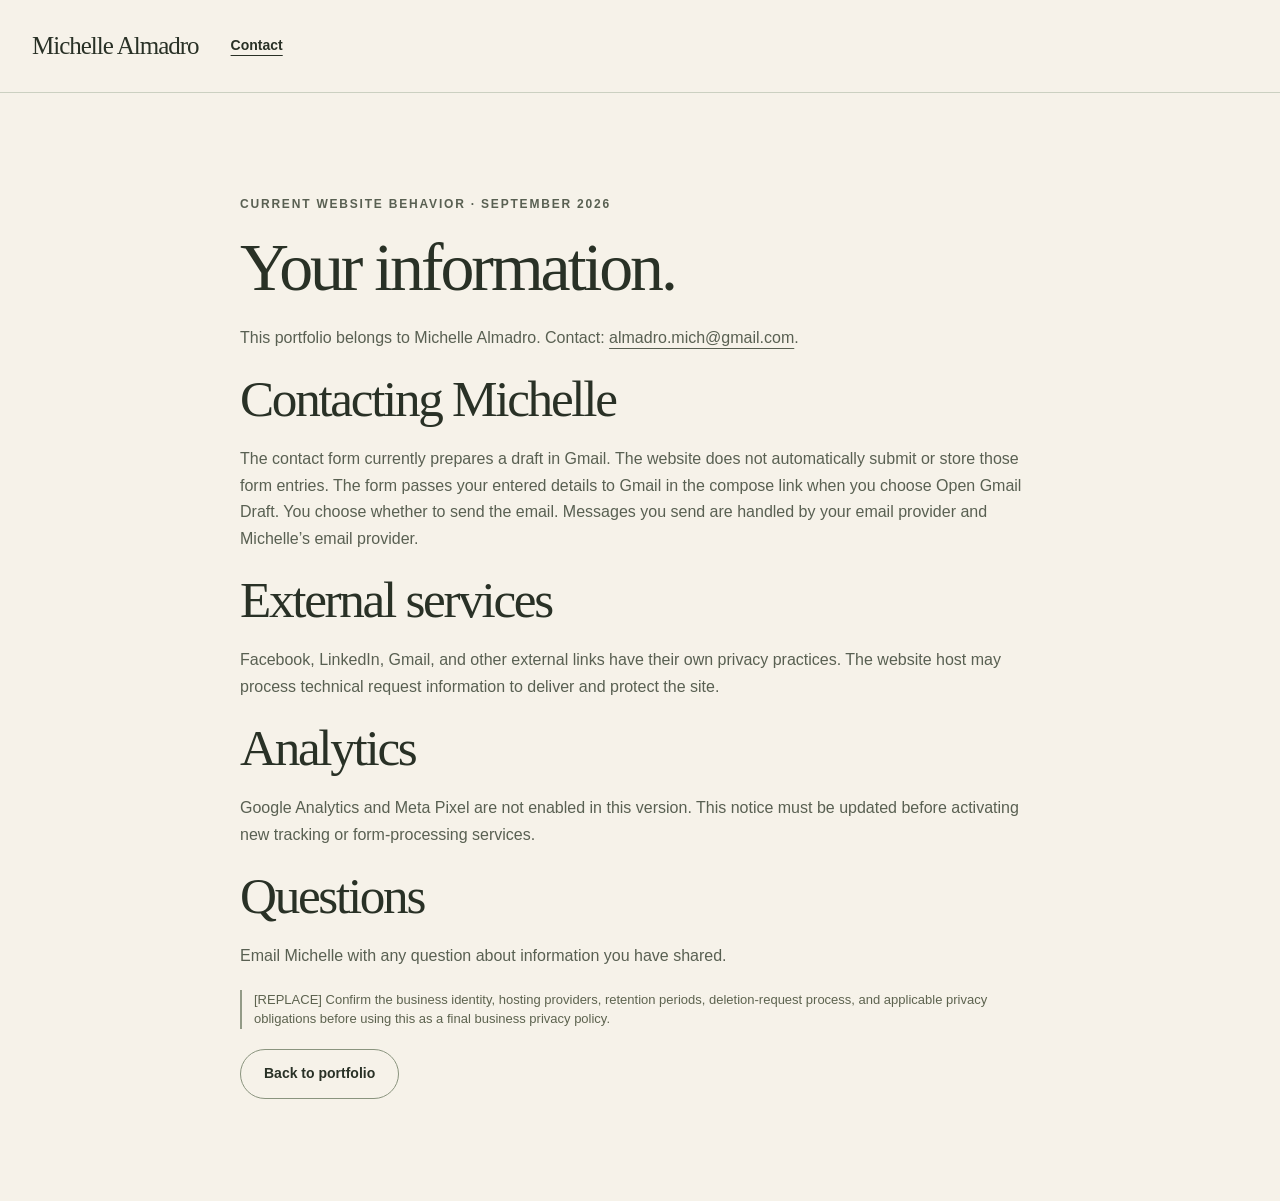
<file: privacy.html>
<!doctype html><html lang="en"><head><meta charset="utf-8"><meta name="viewport" content="width=device-width,initial-scale=1"><meta name="robots" content="noindex"><title>Privacy notice | Michelle Almadro</title><link rel="stylesheet" href="agency.css"></head><body><header class="site-header"><div class="container nav-inner"><a class="brand" href="index.html">Michelle Almadro</a><a class="text-link" href="index.html#contact">Contact</a></div></header><main class="container section" style="max-width:800px"><p class="kicker">CURRENT WEBSITE BEHAVIOR · SEPTEMBER 2026</p><h1>Your information.</h1><p>This portfolio belongs to Michelle Almadro. Contact: <a href="mailto:almadro.mich@gmail.com?subject=Inquiry%20%7C%20Virtual%20Assistance">almadro.mich@gmail.com</a>.</p><h2>Contacting Michelle</h2><p>The contact form currently prepares a draft in Gmail. The website does not automatically submit or store those form entries. The form passes your entered details to Gmail in the compose link when you choose Open Gmail Draft. You choose whether to send the email. Messages you send are handled by your email provider and Michelle’s email provider.</p><h2>External services</h2><p>Facebook, LinkedIn, Gmail, and other external links have their own privacy practices. The website host may process technical request information to deliver and protect the site.</p><h2>Analytics</h2><p>Google Analytics and Meta Pixel are not enabled in this version. This notice must be updated before activating new tracking or form-processing services.</p><h2>Questions</h2><p>Email Michelle with any question about information you have shared.</p><p class="placeholder">[REPLACE] Confirm the business identity, hosting providers, retention periods, deletion-request process, and applicable privacy obligations before using this as a final business privacy policy.</p><a class="btn secondary" href="index.html">Back to portfolio</a></main></body></html>
</file>
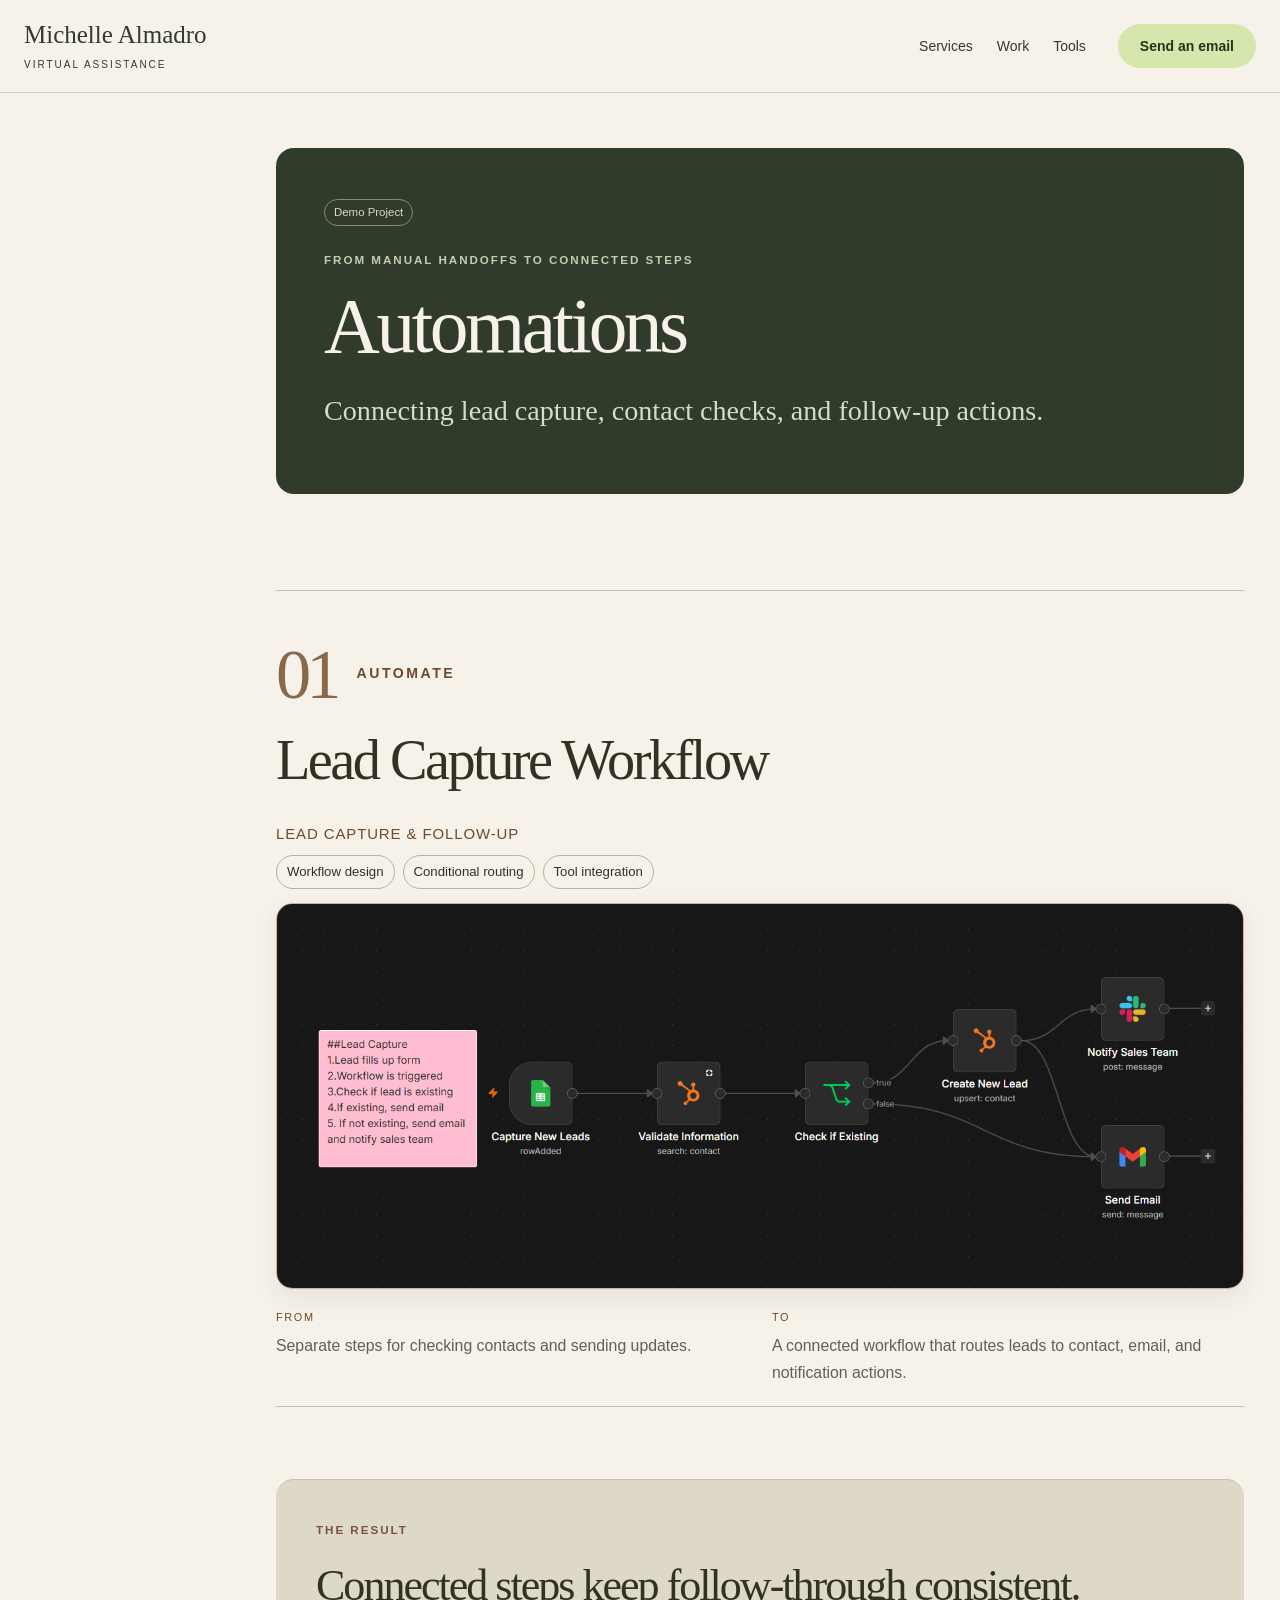
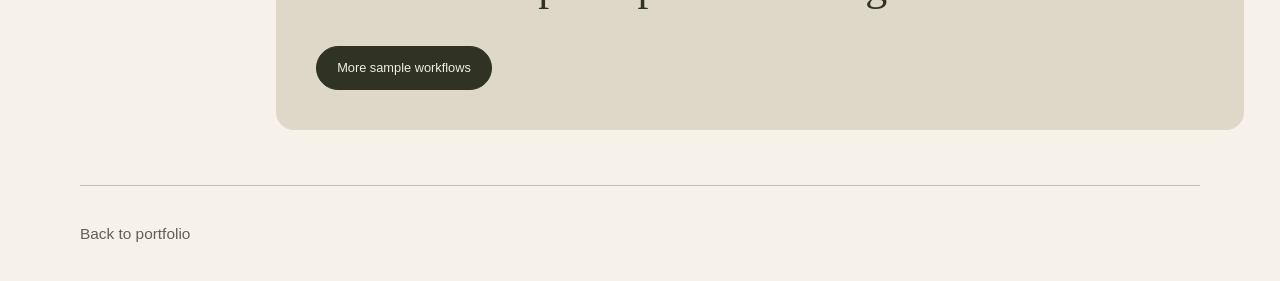
<file: sample-automation.html>
<!doctype html><html lang="en"><head>
<meta charset="utf-8"><meta name="viewport" content="width=device-width,initial-scale=1">
<title>Automations | Michelle Almadro</title>
<meta name="description" content="Connecting lead capture, contact checks, and follow-up actions.">
<link rel="icon" type="image/svg+xml" href="data:image/svg+xml,%3Csvg xmlns='http://www.w3.org/2000/svg' viewBox='0 0 64 64'%3E%3Crect width='64' height='64' rx='14' fill='%231d42db'/%3E%3Ctext x='32' y='43' font-family='Arial' font-size='33' font-weight='700' text-anchor='middle' fill='white'%3EM%3C/text%3E%3C/svg%3E">
<link rel="stylesheet" href="styles.css">
<link rel="stylesheet" href="editorial.css"><link rel="stylesheet" href="dashboard.css"><link rel="stylesheet" href="project-refresh.css"><link rel="stylesheet" href="lightbox.css"><script src="lightbox.js" defer></script></head><body class="project-shell agency-project"><a class="skip-link" href="#main">Skip to content</a><header class="site-header"><div class="container nav-inner"><a class="brand" href="index.html#home">Michelle Almadro<span>VIRTUAL ASSISTANCE</span></a><nav aria-label="Main navigation"><a href="index.html#services">Services</a><a href="index.html#work">Work</a><a href="index.html#tools">Tools</a></nav><a class="btn primary nav-cta" href="index.html#contact">Send an email</a></div></header><a class="skip" href="#main">Skip to content</a><main id="main" class="wrap sample-page case-study"><div class="case-hero"><span class="demo-badge">Demo Project</span><p class="eyebrow">FROM MANUAL HANDOFFS TO CONNECTED STEPS</p><h1>Automations</h1><p class="case-lead">Connecting lead capture, contact checks, and follow-up actions.</p></div>
<section class="case-stage"><p class="eyebrow stage-marker"><span class="stage-number">01</span><span class="stage-name">AUTOMATE</span></p><h2>Lead Capture Workflow</h2><div class="task-screenshot-grid"><section><h3>Lead Capture &amp; Follow-up</h3><ul class="skill-proof" aria-label="Skills demonstrated"><li>Workflow design</li><li>Conditional routing</li><li>Tool integration</li></ul><figure class="sample-screenshot"><a href="assets/lead-capture-automation.png" target="_blank" rel="noopener" aria-label="Open Lead Capture &amp; Follow-up sample full size in a new tab"><img src="assets/lead-capture-automation.png" alt="Lead capture workflow connecting Google Sheets, HubSpot, Slack, and Gmail." loading="lazy"><span class="image-open" aria-hidden="true">View full size</span></a></figure><div class="result-shift"><p><span>FROM</span>Separate steps for checking contacts and sending updates.</p><p><span>TO</span>A connected workflow that routes leads to contact, email, and notification actions.</p></div></section></div></section>
<section class="case-close"><p class="eyebrow">THE RESULT</p><h2>Connected steps keep follow-through consistent.</h2><a class="button" href="index.html#work">More sample workflows</a></section></main><footer class="wrap footer"><a href="index.html#work">Back to portfolio</a></footer></body></html>
</file>
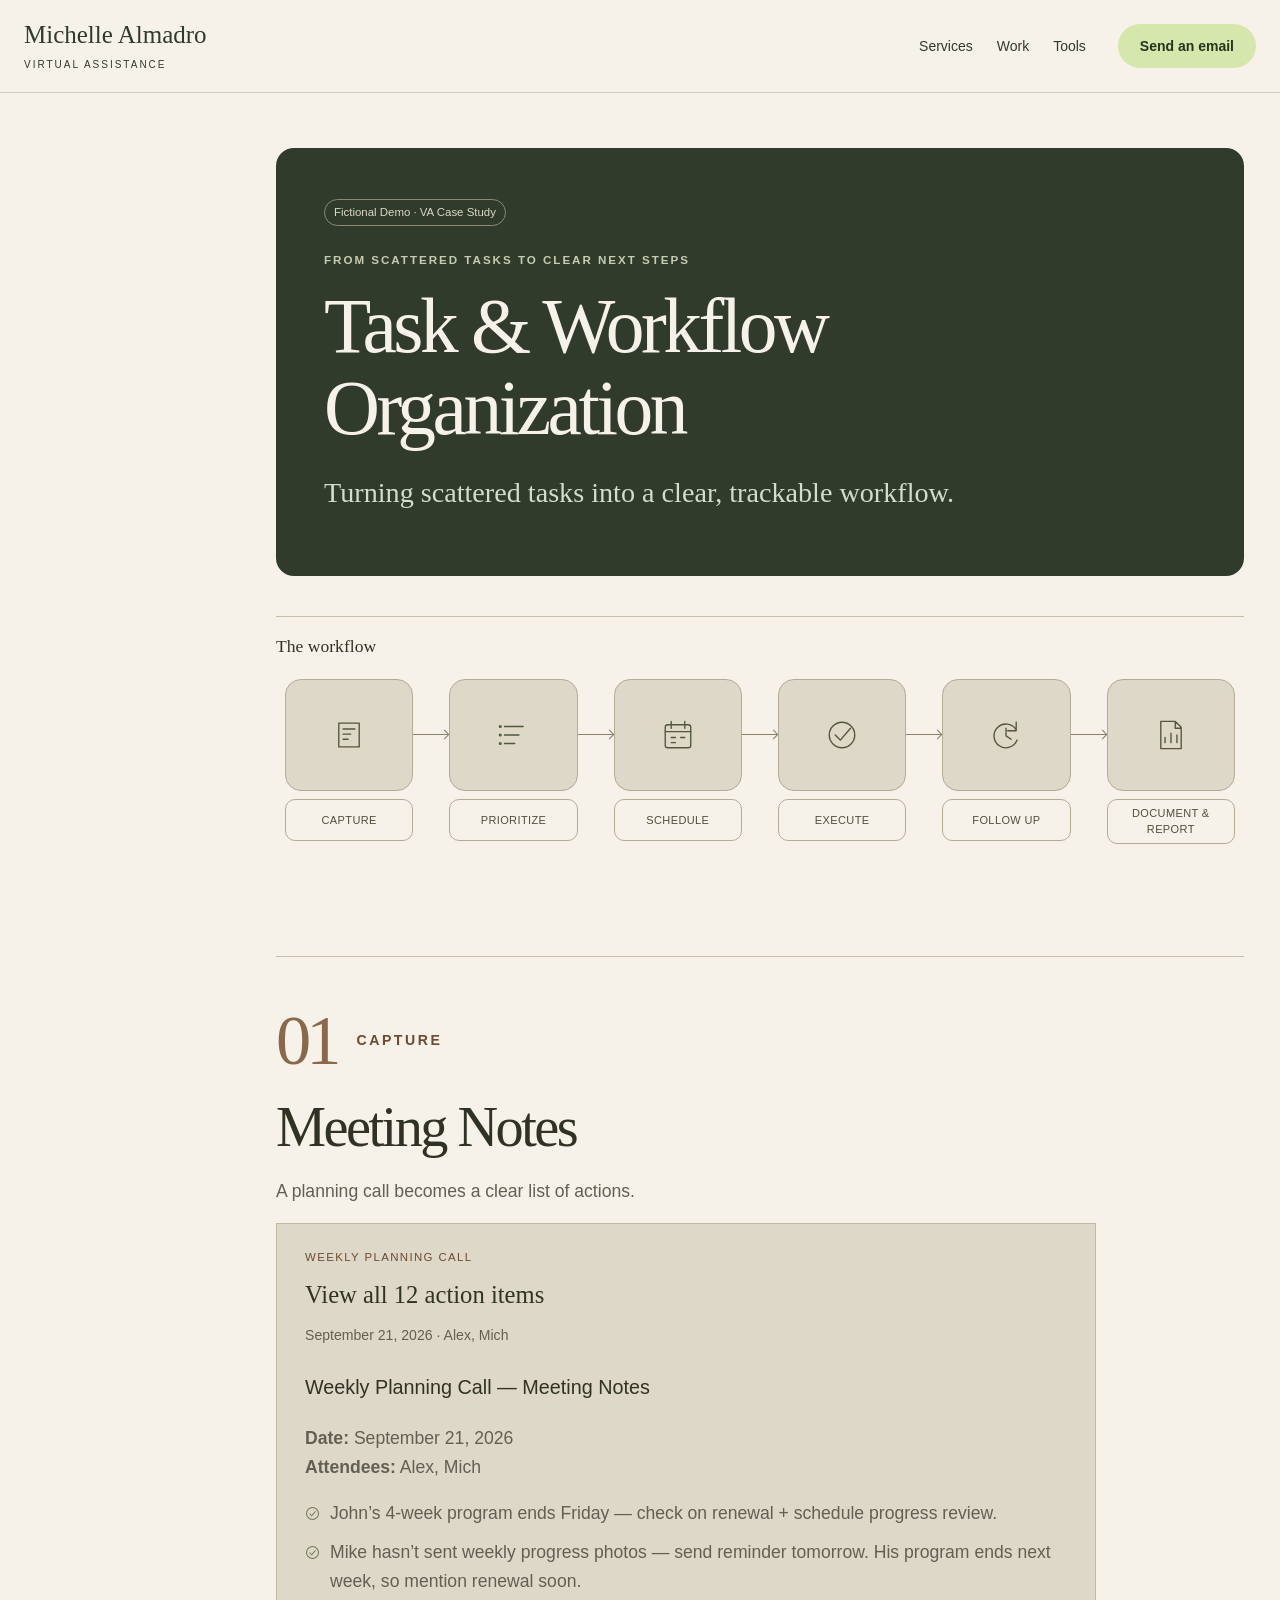
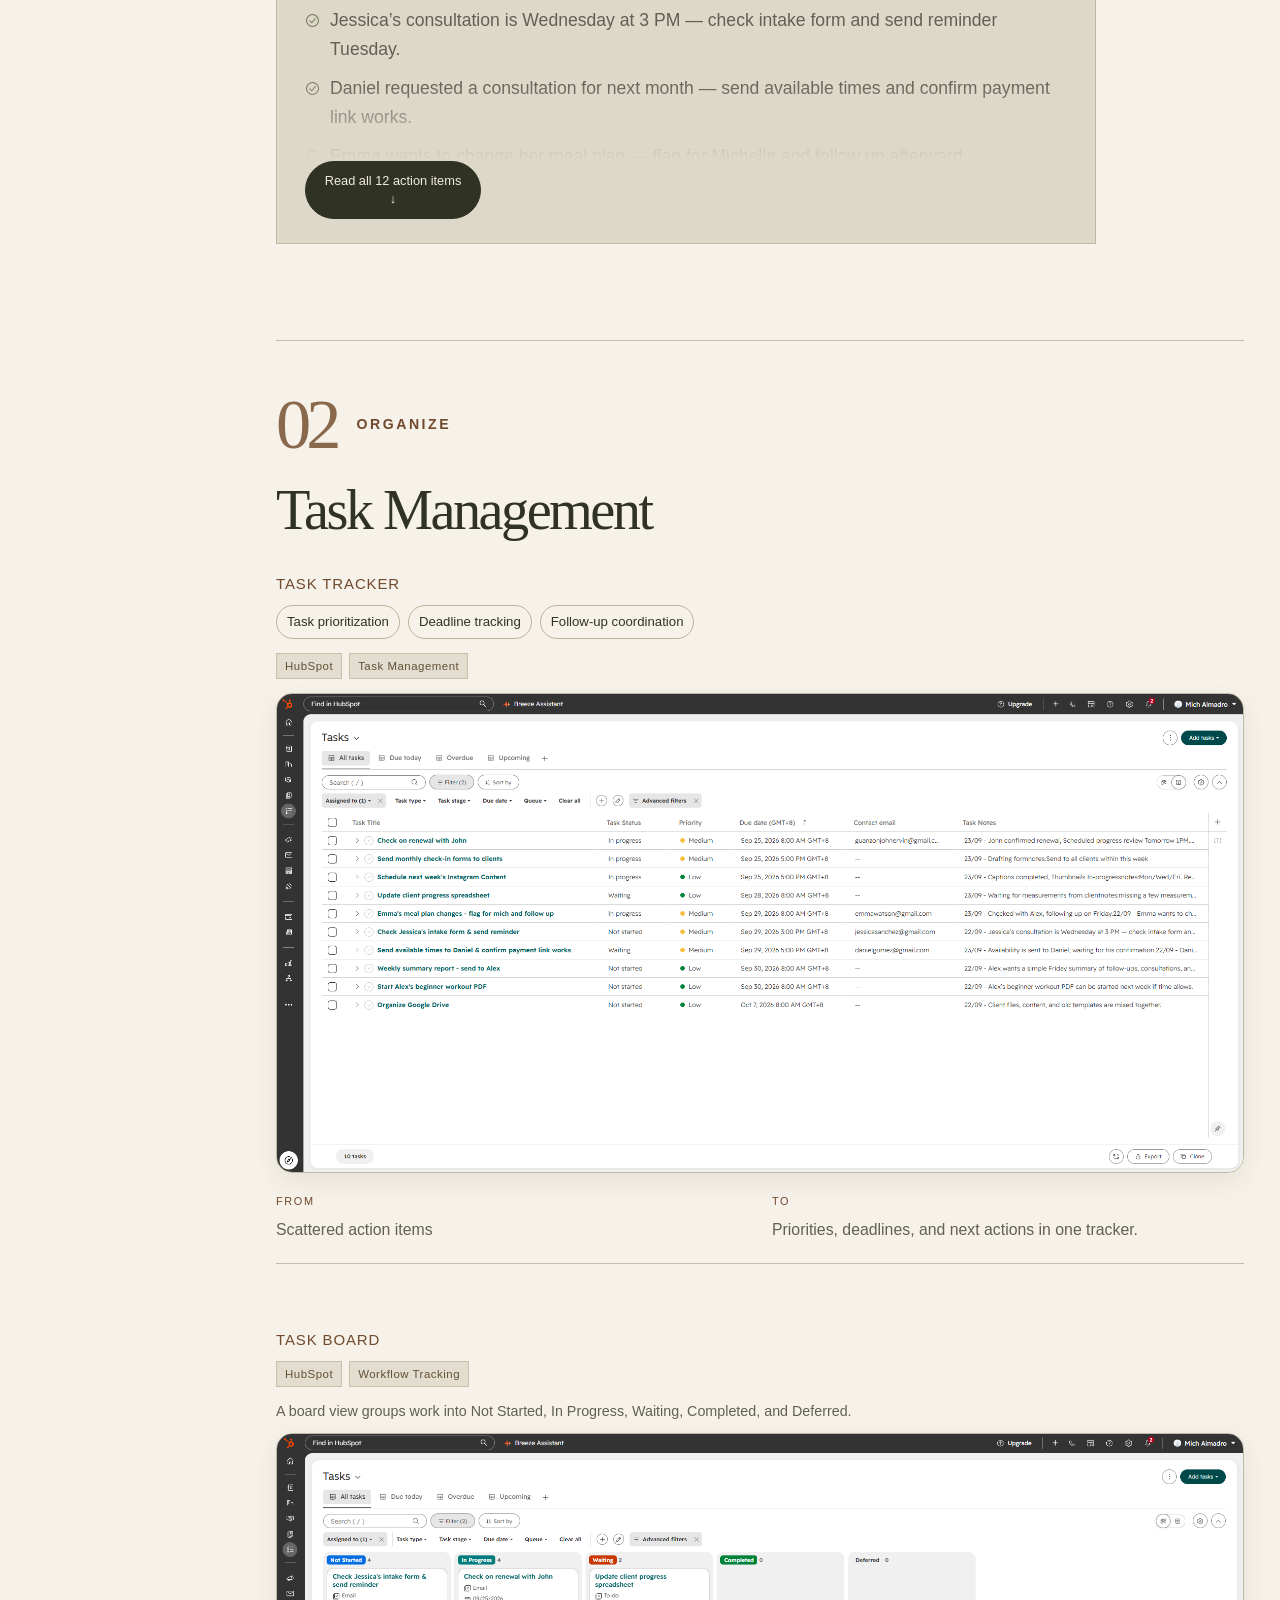
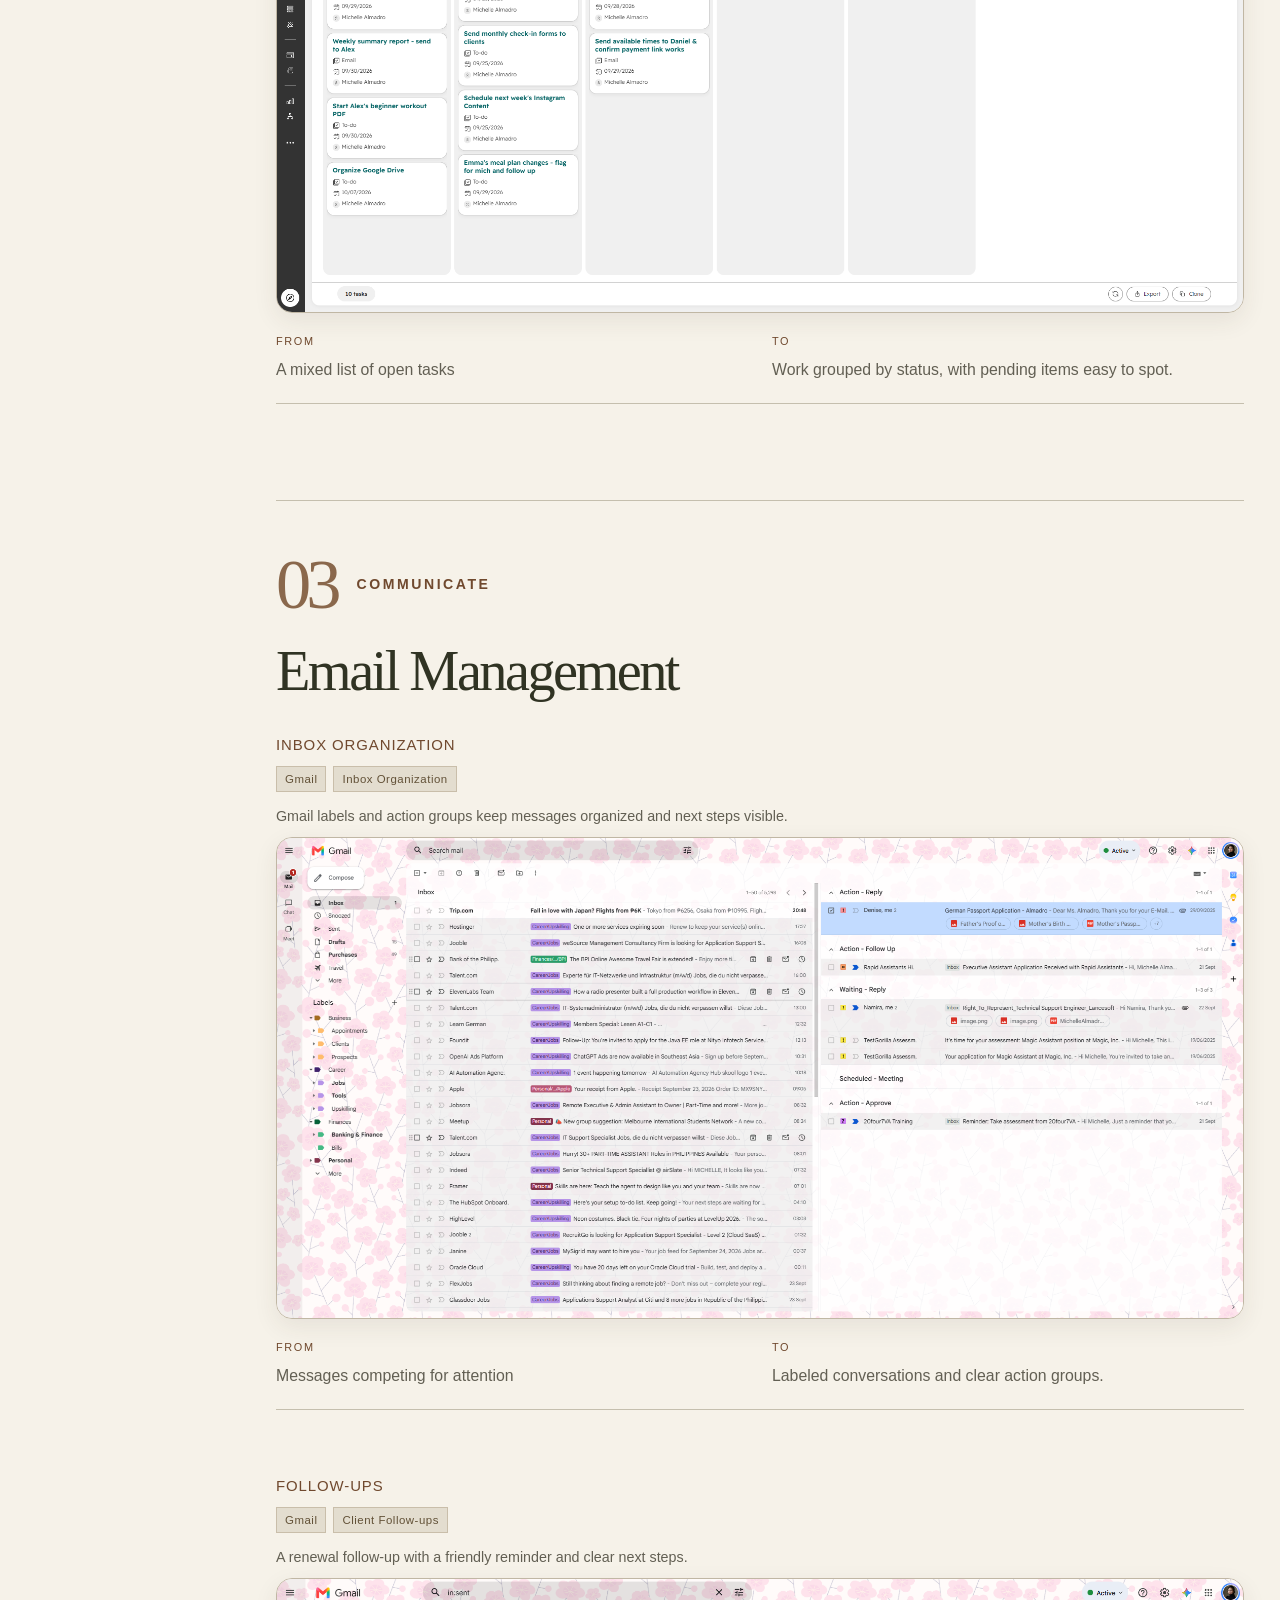
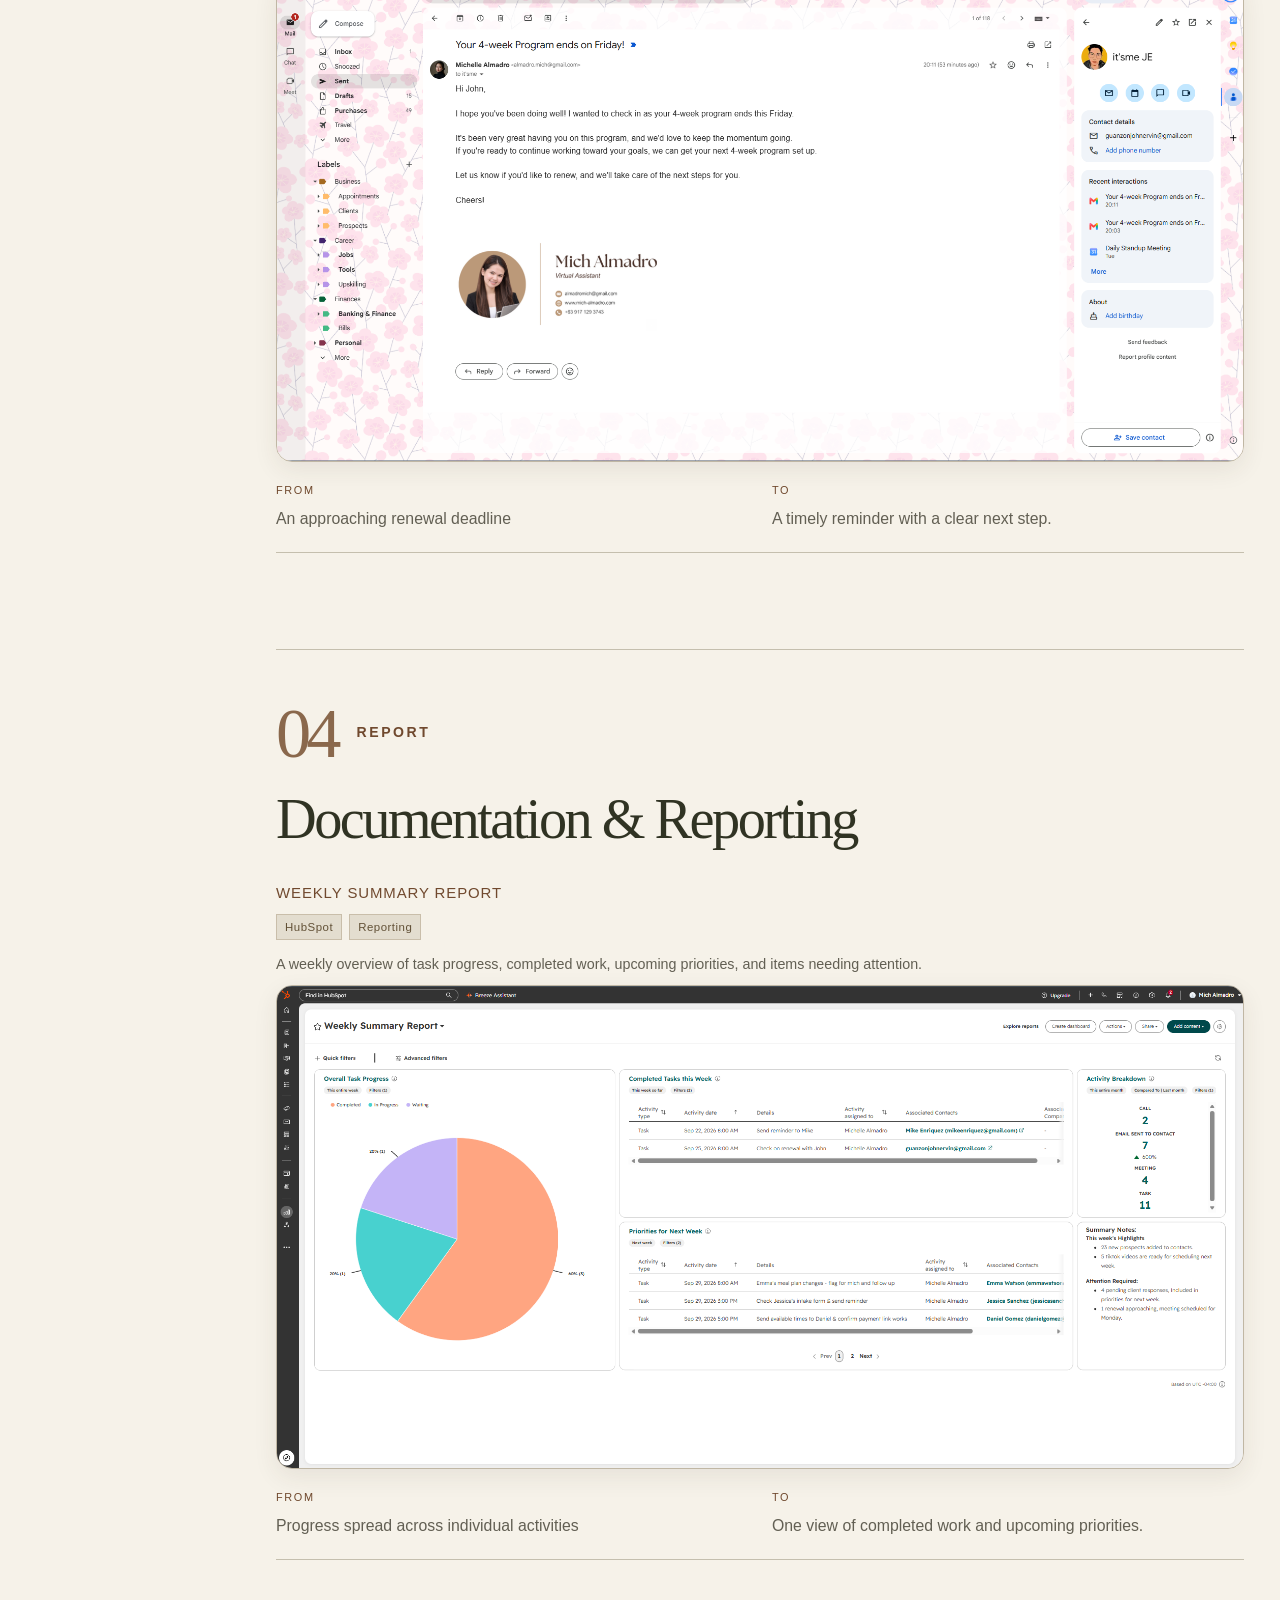
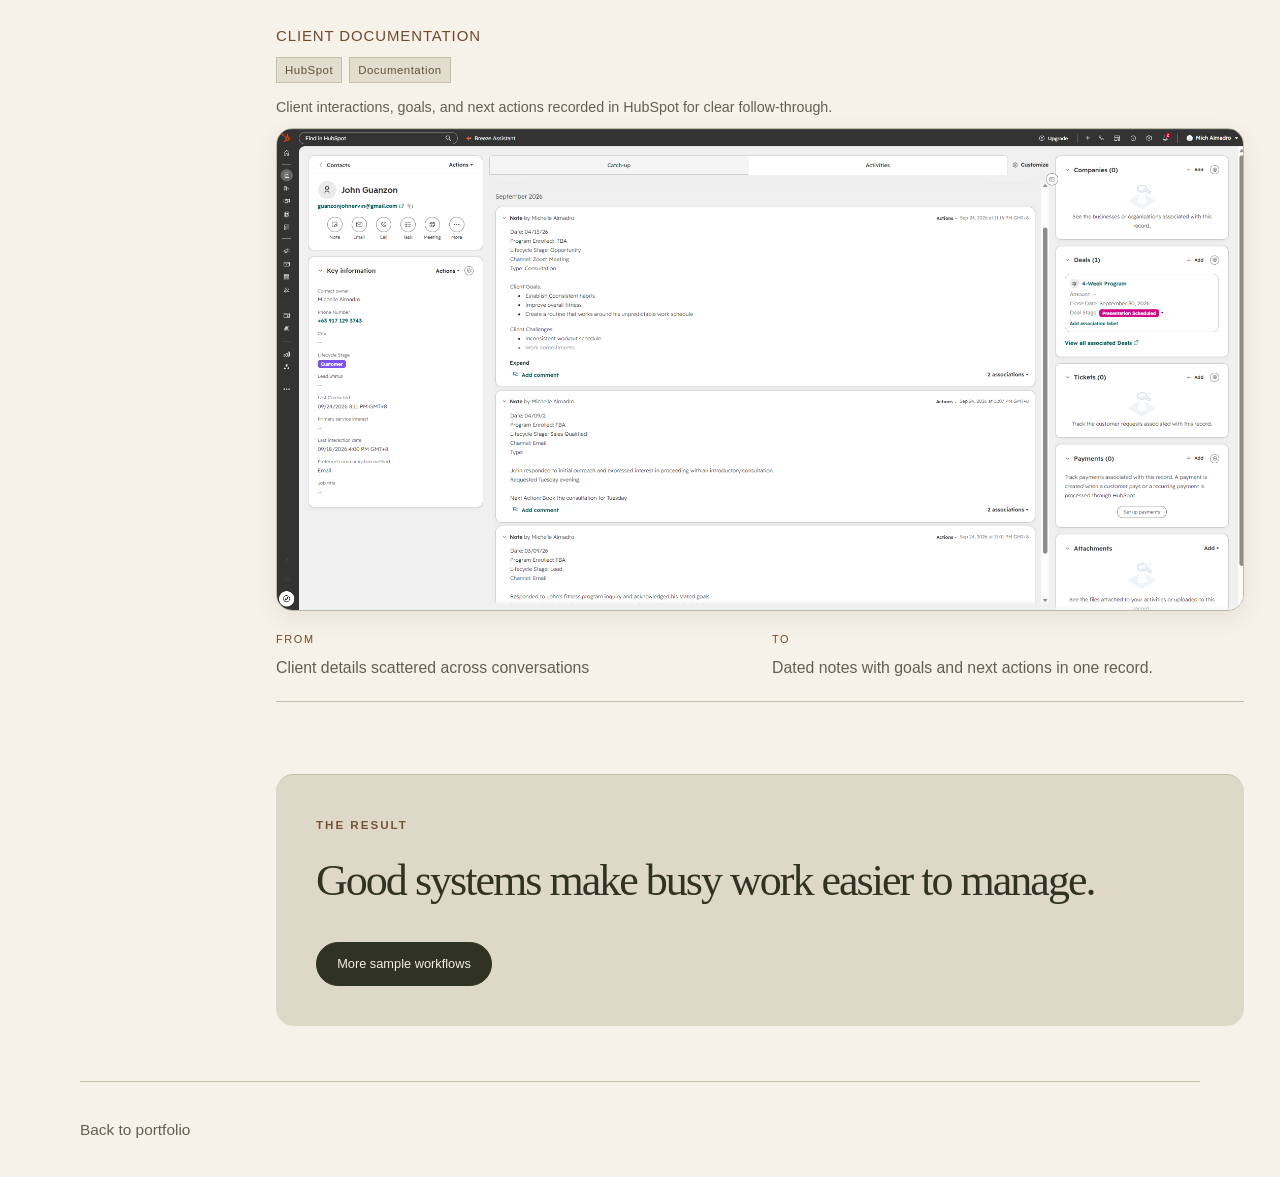
<file: sample-meeting.html>
<!doctype html><html lang="en"><head>
<meta charset="utf-8"><meta name="viewport" content="width=device-width,initial-scale=1">
<title>Task & Workflow Organization | Michelle Almadro</title>
<meta name="description" content="Fictional demonstration sample: Task & Workflow Organization.">
<link rel="icon" type="image/svg+xml" href="data:image/svg+xml,%3Csvg xmlns='http://www.w3.org/2000/svg' viewBox='0 0 64 64'%3E%3Crect width='64' height='64' rx='14' fill='%231d42db'/%3E%3Ctext x='32' y='43' font-family='Arial' font-size='33' font-weight='700' text-anchor='middle' fill='white'%3EM%3C/text%3E%3C/svg%3E">
<link rel="stylesheet" href="styles.css">
<link rel="stylesheet" href="editorial.css"><link rel="stylesheet" href="dashboard.css"><link rel="stylesheet" href="project-refresh.css"><link rel="stylesheet" href="lightbox.css"><script src="lightbox.js" defer></script></head><body class="project-shell agency-project"><a class="skip-link" href="#main">Skip to content</a><header class="site-header"><div class="container nav-inner"><a class="brand" href="index.html#home">Michelle Almadro<span>VIRTUAL ASSISTANCE</span></a><nav aria-label="Main navigation"><a href="index.html#services">Services</a><a href="index.html#work">Work</a><a href="index.html#tools">Tools</a></nav><a class="btn primary nav-cta" href="index.html#contact">Send an email</a></div></header><a class="skip" href="#main">Skip to content</a><main id="main" class="wrap sample-page task-workflow-page case-study"><div class="case-hero"><span class="demo-badge">Fictional Demo · VA Case Study</span><p class="eyebrow">FROM SCATTERED TASKS TO CLEAR NEXT STEPS</p><h1>Task &amp; Workflow<br>Organization</h1><p class="case-lead">Turning scattered tasks into a clear, trackable workflow.</p></div><section class="daily-workflow" aria-labelledby="workflow-title"><h2 id="workflow-title">The workflow</h2><ol class="workflow-steps"><li><span class="workflow-node"><span class="workflow-icon" aria-hidden="true"><svg viewBox="0 0 40 40" fill="none" stroke="currentColor" stroke-width="1.6" stroke-linecap="round" stroke-linejoin="round"><path d="M8 6h24v28H8z M13 13h14 M13 19h9 M13 25h6"/></svg></span><span class="workflow-label">Capture</span></span><span class="workflow-arrow" aria-hidden="true"></span></li><li><span class="workflow-node"><span class="workflow-icon" aria-hidden="true"><svg viewBox="0 0 40 40" fill="none" stroke="currentColor" stroke-width="1.6" stroke-linecap="round" stroke-linejoin="round"><path d="M10 10h22 M10 20h17 M10 30h12"/><circle cx="5" cy="10" r="1"/><circle cx="5" cy="20" r="1"/><circle cx="5" cy="30" r="1"/></svg></span><span class="workflow-label">Prioritize</span></span><span class="workflow-arrow" aria-hidden="true"></span></li><li><span class="workflow-node"><span class="workflow-icon" aria-hidden="true"><svg viewBox="0 0 40 40" fill="none" stroke="currentColor" stroke-width="1.6" stroke-linecap="round" stroke-linejoin="round"><rect x="5" y="8" width="30" height="27" rx="3"/><path d="M5 16h30 M12 4v8 M28 4v8 M12 23h5 M23 23h5 M12 29h5"/></svg></span><span class="workflow-label">Schedule</span></span><span class="workflow-arrow" aria-hidden="true"></span></li><li><span class="workflow-node"><span class="workflow-icon" aria-hidden="true"><svg viewBox="0 0 40 40" fill="none" stroke="currentColor" stroke-width="1.6" stroke-linecap="round" stroke-linejoin="round"><circle cx="20" cy="20" r="15"/><path d="m12 20 6 6 12-14"/></svg></span><span class="workflow-label">Execute</span></span><span class="workflow-arrow" aria-hidden="true"></span></li><li><span class="workflow-node"><span class="workflow-icon" aria-hidden="true"><svg viewBox="0 0 40 40" fill="none" stroke="currentColor" stroke-width="1.6" stroke-linecap="round" stroke-linejoin="round"><path d="M32 14a14 14 0 1 0 1 12 M32 5v10H22"/><path d="M20 12v9l6 4"/></svg></span><span class="workflow-label">Follow Up</span></span><span class="workflow-arrow" aria-hidden="true"></span></li><li><span class="workflow-node"><span class="workflow-icon" aria-hidden="true"><svg viewBox="0 0 40 40" fill="none" stroke="currentColor" stroke-width="1.6" stroke-linecap="round" stroke-linejoin="round"><path d="M8 4h17l7 7v25H8z M25 4v8h7 M13 29v-6 M20 29V18 M27 29v-9"/></svg></span><span class="workflow-label">Document &amp; Report</span></span></li></ol></section><section class="case-stage"><p class="eyebrow stage-marker"><span class="stage-number">01</span><span class="stage-name">CAPTURE</span></p><h2>Meeting Notes</h2><p class="stage-intro">A planning call becomes a clear list of actions.</p><div class="meeting-details"><div class="meeting-heading"><span class="notes-kicker">WEEKLY PLANNING CALL</span><span class="notes-count">View all 12 action items</span><span class="notes-meta">September 21, 2026 · Alex, Mich</span></div><div class="sample-document notes-collapsed" id="meeting-note-body"><h3>Weekly Planning Call — Meeting Notes</h3><p><strong>Date:</strong> September 21, 2026<br><strong>Attendees:</strong> Alex, Mich</p><ul><li>John’s 4-week program ends Friday — check on renewal + schedule progress review.</li><li>Mike hasn’t sent weekly progress photos — send reminder tomorrow. His program ends next week, so mention renewal soon.</li><li>Jessica’s consultation is Wednesday at 3 PM — check intake form and send reminder Tuesday.</li><li>Daniel requested a consultation for next month — send available times and confirm payment link works.</li><li>Emma wants to change her meal plan — flag for Michelle and follow up afterward.</li><li>Update client progress spreadsheet — missing a few measurements.</li><li>Next week’s Instagram content still needs scheduling — Mon/Wed/Fri. Reel is edited; caption + thumbnail needed.</li><li>Check gym partnership invoice — payment was due last Thursday.</li><li>Send monthly check-in forms to clients due this week.</li><li>Alex’s beginner workout PDF can be started next week if time allows.</li><li>Organize Google Drive — client files, content, and old templates are mixed together.</li><li>Alex wants a simple Friday summary of follow-ups, consultations, and pending tasks.</li></ul></div><button class="notes-expand button" aria-expanded="false" aria-controls="meeting-note-body" type="button">Read all 12 action items ↓</button></div></section><section class="organized-records case-stage" aria-labelledby="organized-records-title"><p class="eyebrow stage-marker" id="organized-records-title"><span class="stage-number">02</span><span class="stage-name">ORGANIZE</span></p><h2>Task Management</h2><div class="task-screenshot-grid"><section id="task-tracker"><h3>Task Tracker</h3><ul class="skill-proof" aria-label="Skills demonstrated"><li>Task prioritization</li><li>Deadline tracking</li><li>Follow-up coordination</li></ul><div class="evidence-meta"><span>HubSpot</span><span>Task Management</span></div><figure class="sample-screenshot"><a href="assets/task-tracker.png" target="_blank" rel="noopener" aria-label="Open task tracker screenshot full-size in a new tab"><img src="assets/task-tracker.png" alt="HubSpot task list with task status, priority, due date, and follow-up notes" loading="lazy"><span class="image-open" aria-hidden="true">View full size </span></a></figure><div class="result-shift"><p><span>FROM</span>Scattered action items</p><p><span>TO</span>Priorities, deadlines, and next actions in one tracker.</p></div></section><section id="task-board"><h3>Task Board</h3><div class="evidence-meta"><span>HubSpot</span><span>Workflow Tracking</span></div><p>A board view groups work into Not Started, In Progress, Waiting, Completed, and Deferred.</p><figure class="sample-screenshot"><a href="assets/task-board.png" target="_blank" rel="noopener" aria-label="Open task board screenshot full-size in a new tab"><img src="assets/task-board.png" alt="HubSpot task board showing tasks grouped by current status" loading="lazy"><span class="image-open" aria-hidden="true">View full size </span></a></figure><div class="result-shift"><p><span>FROM</span>A mixed list of open tasks</p><p><span>TO</span>Work grouped by status, with pending items easy to spot.</p></div></section></div></section><section class="email-management case-stage" aria-labelledby="email-management-title"><p class="eyebrow stage-marker" id="email-management-title"><span class="stage-number">03</span><span class="stage-name">COMMUNICATE</span></p><h2>Email Management</h2><div class="task-screenshot-grid email-screenshot-grid"><section id="inbox-organization"><h3>Inbox Organization</h3><div class="evidence-meta"><span>Gmail</span><span>Inbox Organization</span></div><p>Gmail labels and action groups keep messages organized and next steps visible.</p><figure class="sample-screenshot"><a href="assets/inbox-organization.png" target="_blank" rel="noopener" aria-label="Open Inbox Organization screenshot full-size in a new tab"><img src="assets/inbox-organization.png" alt="Gmail inbox organized with category labels and groups for replies, follow-ups, and waiting messages" loading="lazy"><span class="image-open" aria-hidden="true">View full size </span></a></figure><div class="result-shift"><p><span>FROM</span>Messages competing for attention</p><p><span>TO</span>Labeled conversations and clear action groups.</p></div></section><section id="follow-ups"><h3>Follow-ups</h3><div class="evidence-meta"><span>Gmail</span><span>Client Follow-ups</span></div><p>A renewal follow-up with a friendly reminder and clear next steps.</p><figure class="sample-screenshot"><a href="assets/follow-ups.png" target="_blank" rel="noopener" aria-label="Open Follow-ups screenshot full-size in a new tab"><img src="assets/follow-ups.png" alt="Sample follow-up email reminding John about his program ending and inviting him to renew" loading="lazy"><span class="image-open" aria-hidden="true">View full size </span></a></figure><div class="result-shift"><p><span>FROM</span>An approaching renewal deadline</p><p><span>TO</span>A timely reminder with a clear next step.</p></div></section></div></section><section class="case-stage" aria-labelledby="reports-title"><p class="eyebrow stage-marker" id="reports-title"><span class="stage-number">04</span><span class="stage-name">REPORT</span></p><h2>Documentation &amp; Reporting</h2><div class="task-screenshot-grid"><section id="weekly-summary-report"><h3>Weekly Summary Report</h3><div class="evidence-meta"><span>HubSpot</span><span>Reporting</span></div><p>A weekly overview of task progress, completed work, upcoming priorities, and items needing attention.</p><figure class="sample-screenshot"><a href="assets/weekly-summary-report.png" target="_blank" rel="noopener" aria-label="Open Weekly Summary Report screenshot full-size in a new tab"><img src="assets/weekly-summary-report.png" alt="HubSpot weekly summary dashboard with task progress, completed tasks, next-week priorities, and summary notes" loading="lazy"><span class="image-open" aria-hidden="true">View full size </span></a></figure><div class="result-shift"><p><span>FROM</span>Progress spread across individual activities</p><p><span>TO</span>One view of completed work and upcoming priorities.</p></div></section><section id="documentations"><h3>Client Documentation</h3><div class="evidence-meta"><span>HubSpot</span><span>Documentation</span></div><p>Client interactions, goals, and next actions recorded in HubSpot for clear follow-through.</p><figure class="sample-screenshot"><a href="assets/documentations.png" target="_blank" rel="noopener" aria-label="Open Documentations screenshot full-size in a new tab"><img src="assets/documentations.png" alt="HubSpot contact record with dated consultation notes, client goals, and next actions" loading="lazy"><span class="image-open" aria-hidden="true">View full size </span></a></figure><div class="result-shift"><p><span>FROM</span>Client details scattered across conversations</p><p><span>TO</span>Dated notes with goals and next actions in one record.</p></div></section></div></section><section class="case-close"><p class="eyebrow">THE RESULT</p><h2>Good systems make busy work easier to manage.</h2><a class="button" href="index.html#work">More sample workflows </a></section></main><footer class="wrap footer"><a href="index.html#work">Back to portfolio</a></footer><script>document.querySelector(".notes-expand").addEventListener("click",function(){const expanded=this.getAttribute("aria-expanded")==="true";this.setAttribute("aria-expanded",String(!expanded));document.getElementById("meeting-note-body").classList.toggle("notes-collapsed",expanded);this.textContent=expanded?"Read all 12 action items ↓":"Show fewer notes ↑";});</script></body></html>
</file>
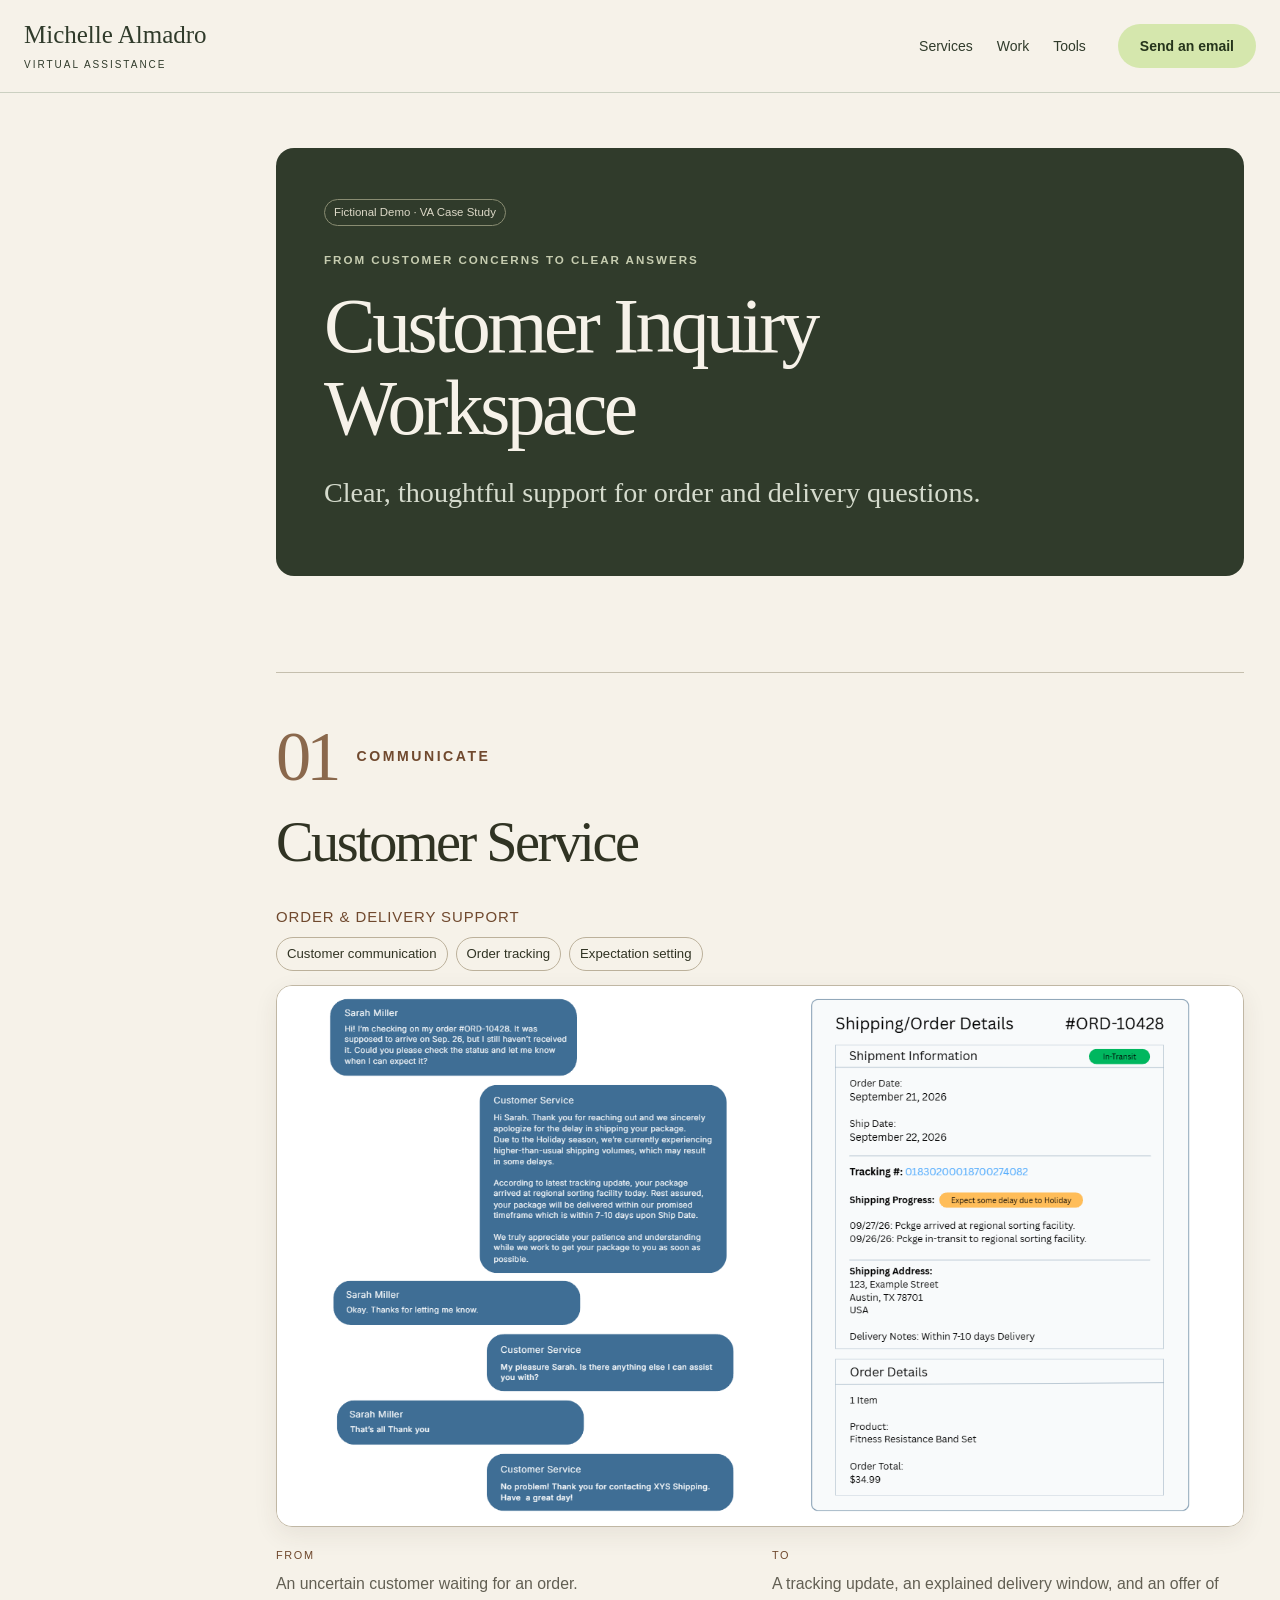
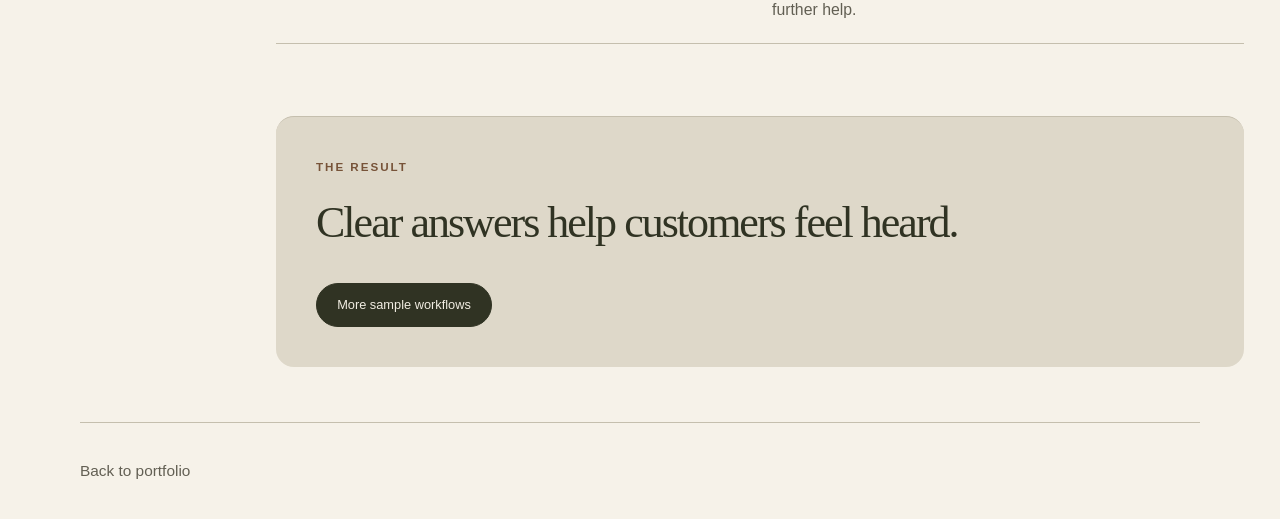
<file: sample-support.html>
<!doctype html><html lang="en"><head>
<meta charset="utf-8"><meta name="viewport" content="width=device-width,initial-scale=1">
<title>Customer Inquiry Workspace | Michelle Almadro</title>
<meta name="description" content="Clear, thoughtful support for order and delivery questions.">
<link rel="icon" type="image/svg+xml" href="data:image/svg+xml,%3Csvg xmlns='http://www.w3.org/2000/svg' viewBox='0 0 64 64'%3E%3Crect width='64' height='64' rx='14' fill='%231d42db'/%3E%3Ctext x='32' y='43' font-family='Arial' font-size='33' font-weight='700' text-anchor='middle' fill='white'%3EM%3C/text%3E%3C/svg%3E">
<link rel="stylesheet" href="styles.css">
<link rel="stylesheet" href="editorial.css"><link rel="stylesheet" href="dashboard.css"><link rel="stylesheet" href="project-refresh.css"><link rel="stylesheet" href="lightbox.css"><script src="lightbox.js" defer></script></head><body class="project-shell agency-project"><a class="skip-link" href="#main">Skip to content</a><header class="site-header"><div class="container nav-inner"><a class="brand" href="index.html#home">Michelle Almadro<span>VIRTUAL ASSISTANCE</span></a><nav aria-label="Main navigation"><a href="index.html#services">Services</a><a href="index.html#work">Work</a><a href="index.html#tools">Tools</a></nav><a class="btn primary nav-cta" href="index.html#contact">Send an email</a></div></header><a class="skip" href="#main">Skip to content</a><main id="main" class="wrap sample-page case-study"><div class="case-hero"><span class="demo-badge">Fictional Demo · VA Case Study</span><p class="eyebrow">FROM CUSTOMER CONCERNS TO CLEAR ANSWERS</p><h1>Customer Inquiry<br>Workspace</h1><p class="case-lead">Clear, thoughtful support for order and delivery questions.</p></div>
<section class="case-stage"><p class="eyebrow stage-marker"><span class="stage-number">01</span><span class="stage-name">COMMUNICATE</span></p><h2>Customer Service</h2><div class="task-screenshot-grid"><section><h3>Order &amp; Delivery Support</h3><ul class="skill-proof" aria-label="Skills demonstrated"><li>Customer communication</li><li>Order tracking</li><li>Expectation setting</li></ul><figure class="sample-screenshot"><a href="assets/customer-order-support.png" target="_blank" rel="noopener" aria-label="Open Order &amp; Delivery Support sample full size in a new tab"><img src="assets/customer-order-support.png" alt="Sample conversation with Sarah about a delayed order, alongside shipment tracking and order details." loading="lazy"><span class="image-open" aria-hidden="true">View full size</span></a></figure><div class="result-shift"><p><span>FROM</span>An uncertain customer waiting for an order.</p><p><span>TO</span>A tracking update, an explained delivery window, and an offer of further help.</p></div></section></div></section>
<section class="case-close"><p class="eyebrow">THE RESULT</p><h2>Clear answers help customers feel heard.</h2><a class="button" href="index.html#work">More sample workflows</a></section></main><footer class="wrap footer"><a href="index.html#work">Back to portfolio</a></footer></body></html>
</file>
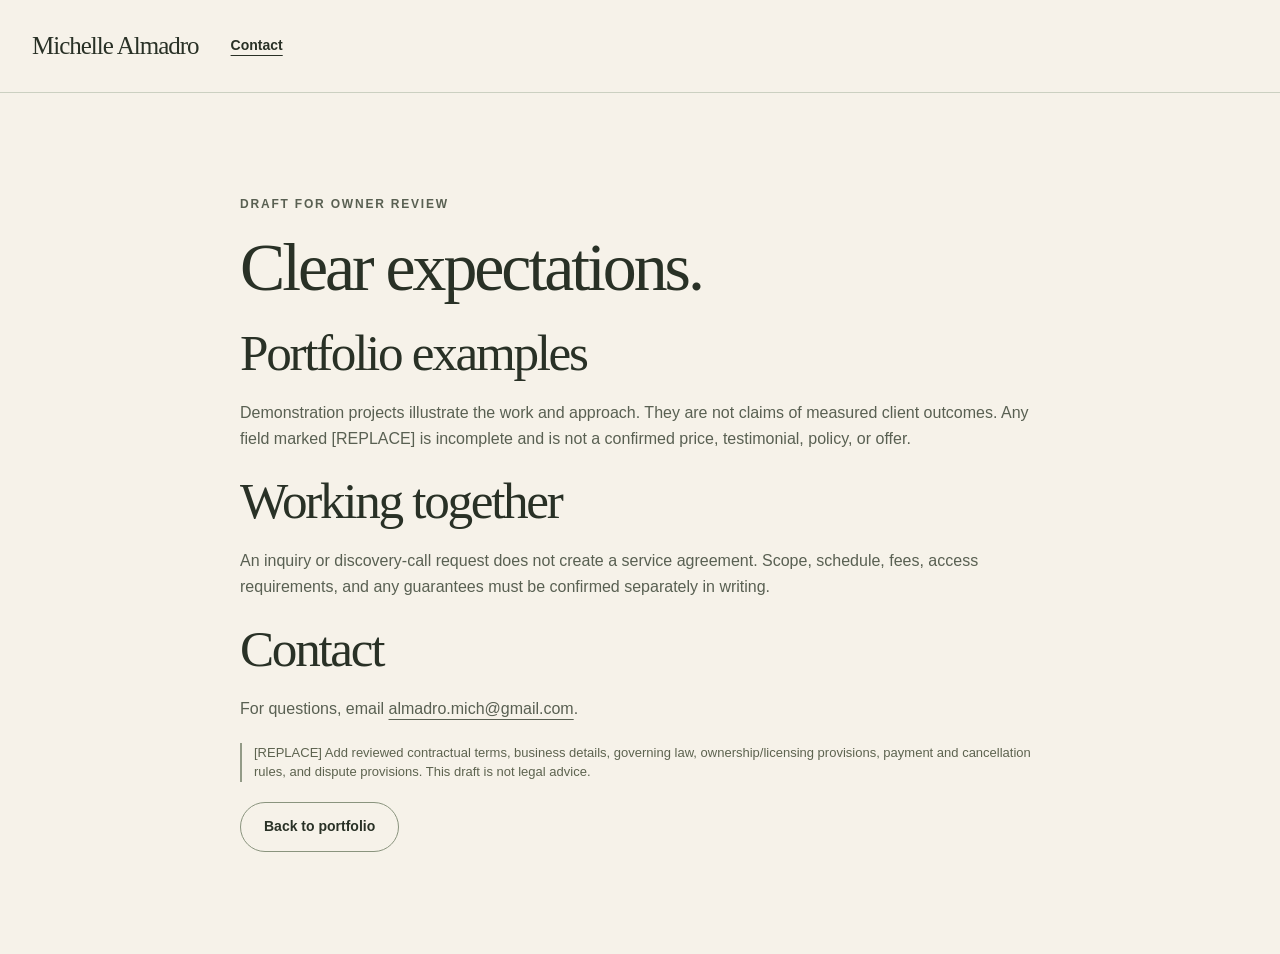
<file: terms.html>
<!doctype html><html lang="en"><head><meta charset="utf-8"><meta name="viewport" content="width=device-width,initial-scale=1"><meta name="robots" content="noindex"><title>Website terms | Michelle Almadro</title><link rel="stylesheet" href="agency.css"></head><body><header class="site-header"><div class="container nav-inner"><a class="brand" href="index.html">Michelle Almadro</a><a class="text-link" href="index.html#contact">Contact</a></div></header><main class="container section" style="max-width:800px"><p class="kicker">DRAFT FOR OWNER REVIEW</p><h1>Clear expectations.</h1><h2>Portfolio examples</h2><p>Demonstration projects illustrate the work and approach. They are not claims of measured client outcomes. Any field marked [REPLACE] is incomplete and is not a confirmed price, testimonial, policy, or offer.</p><h2>Working together</h2><p>An inquiry or discovery-call request does not create a service agreement. Scope, schedule, fees, access requirements, and any guarantees must be confirmed separately in writing.</p><h2>Contact</h2><p>For questions, email <a href="mailto:almadro.mich@gmail.com?subject=Inquiry%20%7C%20Virtual%20Assistance">almadro.mich@gmail.com</a>.</p><p class="placeholder">[REPLACE] Add reviewed contractual terms, business details, governing law, ownership/licensing provisions, payment and cancellation rules, and dispute provisions. This draft is not legal advice.</p><a class="btn secondary" href="index.html">Back to portfolio</a></main></body></html>
</file>
<file: agency.css>
/* Design tokens: edit these to update the whole landing page. */
:root{--olive:#303b2b;--ink:#293126;--muted:#596052;--sage:#dfe5d7;--paper:#f6f2e9;--white:#fffdf8;--line:#cbd0c1;--accent:#d5e7ad;--accent-ink:#25341b;--radius:18px;--space:clamp(64px,8vw,112px)}
*{box-sizing:border-box}html{scroll-behavior:smooth;scroll-padding-top:112px}body{margin:0;background:var(--paper);color:var(--ink);font:16px/1.65 Arial,Helvetica,sans-serif}img{max-width:100%;display:block}a{color:inherit;text-underline-offset:5px}button,input,textarea,select{font:inherit}button,a,input,textarea,select{-webkit-tap-highlight-color:transparent}:focus-visible{outline:3px solid #846139;outline-offset:5px}h1,h2,h3,p{margin:0 0 20px}h1,h2{font-family:Georgia,'Times New Roman',serif;font-weight:400;letter-spacing:-.045em;line-height:1.08}h1{font-size:clamp(44px,5.3vw,78px)}h2{font-size:clamp(34px,4vw,56px)}h3{font-size:21px;line-height:1.3;letter-spacing:-.02em;font-weight:600}p{color:var(--muted)}h1 em{font-weight:400;color:#58664a}ul{padding-left:20px}li{padding-left:3px;margin-bottom:8px}::selection{background:var(--sage);color:var(--ink)}.container{width:min(1240px,calc(100% - 64px));margin-inline:auto}.section{padding-block:var(--space)}.kicker{font-size:12px;line-height:1.5;font-weight:700;letter-spacing:.15em;margin-bottom:18px;color:var(--muted)}.section-head{margin-bottom:40px}.section-head>p:last-child{max-width:620px}.split-head{display:flex;justify-content:space-between;align-items:flex-end;gap:40px}.split-head>p{max-width:340px}.section-head h2{margin-bottom:16px}.section-action{margin-top:38px}.actions{display:flex;flex-wrap:wrap;gap:12px}.btn{display:inline-flex;justify-content:center;align-items:center;text-align:center;min-height:50px;padding:12px 23px;border:1px solid transparent;border-radius:99px;font-size:14px;font-weight:700;line-height:1.4;text-decoration:none;cursor:pointer;transition:background .18s,transform .18s}.btn:hover{transform:translateY(-2px)}.primary{background:var(--accent);color:var(--accent-ink);border-color:#b6ca8e}.primary:hover{background:#c3d999}.secondary{background:transparent;border-color:#8a947e;color:var(--ink)}.secondary:hover{background:var(--sage)}.text-link,.deck-link{font-size:14px;font-weight:700;text-decoration:underline}.text-link:hover,.deck-link:hover{color:#526940}.skip-link{position:fixed;left:12px;top:-100px;padding:12px;background:var(--white);z-index:1000}.skip-link:focus{top:12px}.anchor-alias{display:block;scroll-margin-top:110px}.site-header{position:sticky;top:0;z-index:50;background:rgba(246,242,233,.97);border-bottom:1px solid var(--line)}.nav-inner{min-height:92px;display:flex;align-items:center;gap:32px}.brand{font-family:Georgia,serif;font-size:25px;letter-spacing:-.04em;line-height:1.2;text-decoration:none;white-space:nowrap}.brand span{display:block;font:10px/1.5 Arial,sans-serif;letter-spacing:.2em;margin-top:7px}.site-header nav{display:flex;gap:26px;margin-left:auto}.site-header nav a{font-size:14px;text-decoration:none}.site-header nav a:hover{text-decoration:underline}.nav-cta{min-height:44px;padding:10px 22px;white-space:nowrap}.hero{display:grid;grid-template-columns:1.15fr .85fr;gap:56px;align-items:center;padding-block:60px 64px}.hero-copy{padding-block:20px}.hero-sub{max-width:510px;font-size:18px;line-height:1.6;margin-block:26px}.hero .deck-link{display:inline-block;margin-top:22px}.tagline{font:italic 17px Georgia,serif;margin:32px 0 0}.hero-visual{position:relative;padding:0 0 45px 26px}.portrait-arch{height:465px;background:#d6dccd;border-radius:230px 230px 100px 100px;overflow:hidden;max-width:390px;margin-inline:auto}.portrait-arch img{width:100%;height:100%;object-fit:cover;object-position:center 20%;mix-blend-mode:multiply}.portrait-note{position:absolute;bottom:70px;left:-20px;background:var(--olive);color:var(--paper);padding:22px 26px;border-radius:3px 20px 20px 20px;box-shadow:0 12px 30px #303b2b14}.portrait-note span{font-size:10px;letter-spacing:.12em}.portrait-note p{color:var(--paper);font:25px/1.2 Georgia,serif;margin:10px 0 0}.portrait-caption{position:absolute;bottom:8px;left:26px;width:calc(100% - 26px);text-align:center;font-size:12px;color:var(--muted)}.trust-strip{border-block:1px solid var(--line);background:#e9e9df}.trust-inner{display:grid;grid-template-columns:repeat(4,1fr);padding-block:24px;gap:24px}.trust-inner p{margin:0;border-right:1px solid var(--line);padding-right:12px}.trust-inner p:last-child{border:0}.trust-inner strong{display:block;font:27px Georgia,serif;color:var(--ink)}.trust-inner span{font-size:12px;display:block;margin-top:5px}.problem-grid{display:grid;grid-template-columns:repeat(3,1fr);gap:40px}.problem-grid article{padding-top:22px;border-top:1px solid #aeb7a2}.small-number{display:block;font:italic 26px Georgia,serif;margin-bottom:25px;color:#627255}.problem-grid p{margin-bottom:0}.sage-surface{background:var(--sage)}.soft-surface{background:#ece8de}.olive-surface{background:var(--olive);color:var(--paper)}.olive-surface p,.olive-surface .kicker{color:#d5dbcd}.service-grid{display:grid;grid-template-columns:repeat(3,1fr);gap:18px}.service-card{background:var(--paper);padding:30px;border:1px solid #c8cebf;border-radius:var(--radius)}.service-icon{display:block;color:#43533b;margin-bottom:22px}.service-icon svg{width:30px;height:30px}.service-card p{min-height:52px}.service-card ul{border-top:1px solid var(--line);padding-top:18px;margin-bottom:0;font-size:14px;color:var(--muted)}.work-grid{display:grid;grid-template-columns:repeat(3,1fr);gap:22px}.work-card{background:var(--white);border:1px solid var(--line);border-radius:var(--radius);overflow:hidden;display:flex;flex-direction:column}.work-image{display:flex;align-items:center;justify-content:center;background:#e5e5dd;aspect-ratio:16/10;padding:16px;overflow:hidden}.work-image img{width:100%;height:100%;object-fit:contain;transition:transform .25s}.work-image:hover img{transform:scale(1.03)}.work-content{padding:26px;display:flex;flex-direction:column;flex:1}.work-content h3{font:27px/1.15 Georgia,serif;min-height:62px}.work-content .kicker{font-size:10px}.work-content dl{font-size:14px;margin:0 0 16px}.work-content dt{font-weight:700;color:var(--ink)}.work-content dd{margin:2px 0 14px;color:var(--muted)}.placeholder{font-size:13px;line-height:1.5;border-left:2px solid #939b87;padding-left:12px;color:#5d634f}.metric{margin-top:auto}.badges{display:flex;flex-wrap:wrap;gap:6px;margin:4px 0 22px}.badges span{font-size:12px;border:1px solid var(--line);border-radius:99px;padding:3px 10px}.timeline{list-style:none;padding:0;display:grid;grid-template-columns:repeat(4,1fr);gap:0;margin-top:48px}.timeline li{margin:0;padding:0 28px 0 0;position:relative}.timeline li:before{content:"";position:absolute;top:22px;left:0;width:100%;height:1px;background:#78856d}.timeline li:last-child:before{width:44px}.timeline span{position:relative;display:grid;place-items:center;width:44px;height:44px;border:1px solid #8e9a83;border-radius:50%;background:var(--olive);margin-bottom:28px;font-size:13px}.timeline h3{font-size:20px}.timeline p{font-size:15px}.about-grid{display:grid;grid-template-columns:.8fr 1.2fr;gap:80px;align-items:center}.about-photo{background:#d9ddcf;border-radius:180px 180px 18px 18px;overflow:hidden;position:relative}.about-photo img{max-height:520px;width:100%;object-fit:cover;object-position:top;mix-blend-mode:multiply}.about-photo span{display:block;text-align:center;font-size:10px;letter-spacing:.09em;padding:20px}.large-copy{font:25px/1.4 Georgia,serif;color:var(--ink)}.experience-row{display:flex;gap:36px;border-block:1px solid var(--line);padding:20px 0;margin:26px 0}.experience-row strong{display:block;font-size:20px}.experience-row span{font-size:14px;color:var(--muted)}.tools-block{padding:0 0 80px}.tool-cloud{display:flex;flex-wrap:wrap;gap:18px 28px}.tool{display:flex;align-items:center;gap:9px;font-size:14px}.tool img{object-fit:contain}.tool:first-child img{width:68px}.testimonial-grid{display:grid;grid-template-columns:repeat(3,1fr);gap:22px}.testimonial-card{border:1px solid var(--line);padding:28px;border-radius:var(--radius);background:var(--paper)}.quote-mark{font:60px/.8 Georgia,serif;color:#778368;display:block;margin-bottom:14px}.quote-person{display:flex;align-items:center;gap:12px;margin-top:32px}.quote-person p{font-size:13px;margin:0}.quote-person small{font-size:12px}.photo-placeholder{display:grid;place-content:center;flex-shrink:0;width:62px;height:62px;border:1px dashed #89927f;border-radius:50%;font-size:9px;text-align:center;line-height:1.4;color:#596052}.video-slot{display:flex;gap:24px;align-items:center;border:1px dashed #929a87;border-radius:var(--radius);padding:28px;margin-top:24px}.video-slot h3{margin:0 0 8px}.video-slot p{margin:0;font-size:14px}.video-symbol{font-size:36px}.pricing-grid{display:grid;grid-template-columns:repeat(3,1fr);gap:22px;padding-top:20px}.price-card{border:1px solid var(--line);border-radius:var(--radius);padding:32px;display:flex;flex-direction:column;background:var(--white);position:relative}.price-card h3{font:29px/1.2 Georgia,serif}.price-card>p:not(.kicker){font-size:14px}.price-card .price{font:23px/1.3 Georgia,serif;color:var(--ink);padding-block:16px;margin-bottom:18px}.price-card ul{font-size:14px;margin:0 0 28px}.price-card .btn{margin-top:auto;align-self:flex-start}.featured{background:var(--sage);border:2px solid #6a795b}.plan-label{position:absolute;top:-15px;left:26px;background:var(--olive);color:var(--paper);border-radius:99px;padding:6px 15px;font-size:10px;letter-spacing:.06em}.custom-plan{display:flex;justify-content:space-between;align-items:center;gap:28px;border-bottom:1px solid var(--line);padding:32px 0 0}.custom-plan h3{margin-bottom:6px}.commitment-grid{display:grid;grid-template-columns:repeat(4,1fr);gap:32px}.commitment-grid h3{font-size:18px}.commitment-grid p{font-size:14px}.faq-grid{display:grid;grid-template-columns:.8fr 1.2fr;gap:80px}.faq-list details{border-top:1px solid var(--line)}.faq-list details:last-child{border-bottom:1px solid var(--line)}summary{display:flex;justify-content:space-between;gap:24px;align-items:center;list-style:none;padding:22px 0;cursor:pointer;font-size:17px;font-weight:600}summary::-webkit-details-marker{display:none}summary span{font-size:25px;font-weight:400;transition:transform .2s}details[open] summary span{transform:rotate(45deg)}details p{font-size:15px;margin:0 0 24px;max-width:600px}.contact-grid{display:grid;grid-template-columns:1fr 1fr;gap:80px}.contact-lead{max-width:440px;font-size:18px;margin-block:26px}.contact-note{font-size:13px;margin-top:16px}.contact-email{font-size:16px}.contact-grid form{padding:32px;background:#f6f2e9;color:var(--ink);border-radius:var(--radius)}label{display:block;font-size:14px;font-weight:600;margin-bottom:18px}input,textarea,select{display:block;width:100%;background:var(--white);color:var(--ink);border:1px solid #909a84;border-radius:8px;padding:12px;margin-top:8px;min-height:46px;max-width:100%}textarea{resize:vertical}.form-row{display:grid;grid-template-columns:1fr 1fr;gap:16px}.contact-grid form .form-note{font-size:12px;color:#596052}.contact-grid form #form-status{font-size:14px;color:var(--ink);margin-top:18px}.contact-grid form #email-fallback p{font-size:13px;color:var(--ink)}.copy-message{background:none;border:0;padding:0;text-decoration:underline;color:var(--ink);cursor:pointer}.site-footer{padding:60px 0 20px}.footer-grid{display:grid;grid-template-columns:1.3fr 1fr .6fr;gap:48px}.footer-grid p{margin-top:18px;font-size:14px}.footer-grid .kicker{font-size:11px;margin-top:0}.footer-grid>div>a:not(.brand){display:block;font-size:14px;margin-bottom:10px;overflow-wrap:anywhere}.social-links{display:flex;gap:16px;margin-bottom:18px;font-size:14px}.footer-bottom{display:flex;justify-content:space-between;gap:24px;padding-top:28px;margin-top:38px;border-top:1px solid var(--line);color:var(--muted);font-size:12px}.reveal{animation:gentle-in .6s ease both}@keyframes gentle-in{from{opacity:1;transform:translateY(10px)}to{opacity:1;transform:none}}
@supports(animation-timeline:view()){.reveal{animation-timeline:view();animation-range:entry 0% entry 20%}}
@media(max-width:1050px){.nav-inner{gap:18px}.site-header nav{gap:16px}.hero{gap:26px}.hero-visual{padding-left:10px}.portrait-arch{height:420px}.portrait-note{left:0}.service-card,.work-content,.price-card{padding:24px}.contact-grid,.about-grid,.faq-grid{gap:40px}.commitment-grid{grid-template-columns:repeat(2,1fr)}}
@media(max-width:800px){.container{width:calc(100% - 40px)}.nav-inner{flex-wrap:wrap;min-height:unset;padding:14px 0;gap:12px}.brand{font-size:22px}.site-header nav{order:3;width:100%;justify-content:space-between;margin:0;gap:12px}.site-header nav a{font-size:13px}.nav-cta{margin-left:auto;min-height:40px;font-size:12px}.brand span{font-size:8px;margin-top:4px}.hero{grid-template-columns:1fr;padding-top:42px;gap:20px}.hero-copy{padding:0}.hero-sub{max-width:580px}.hero-visual{max-width:470px;width:100%;margin:auto}.portrait-arch{height:400px;max-width:330px}.portrait-note{left:0;bottom:55px}.trust-inner{grid-template-columns:repeat(2,1fr)}.trust-inner p:nth-child(2){border:0}.problem-grid{gap:22px}.service-grid{grid-template-columns:repeat(2,1fr)}.work-grid{grid-template-columns:1fr;gap:28px}.work-card{display:grid;grid-template-columns:1fr 1fr}.work-image{height:100%;aspect-ratio:auto;min-height:260px}.work-content h3{min-height:0}.split-head{display:block}.split-head>p{max-width:560px}.timeline{grid-template-columns:repeat(2,1fr);gap:30px}.timeline li:nth-child(2):before{width:44px}.about-grid{grid-template-columns:.8fr 1.2fr;gap:30px}.about-photo img{height:400px}.testimonial-grid{grid-template-columns:1fr}.testimonial-card{display:grid;grid-template-columns:40px 1fr;column-gap:10px}.testimonial-card>.quote-person{grid-column:2;margin-top:10px}.pricing-grid{grid-template-columns:1fr;gap:30px}.price-card{padding:30px}.price-card .btn{align-self:stretch}.faq-grid,.contact-grid{grid-template-columns:1fr}.footer-grid{grid-template-columns:1fr 1fr}.footer-grid>div:last-child{grid-column:1/-1;display:flex;flex-wrap:wrap;gap:22px}.footer-grid>div:last-child .kicker{width:100%;margin-bottom:0}}
@media(max-width:540px){h1{font-size:43px}.actions{display:grid}.hero .btn{width:100%}.hero-sub{font-size:17px}.tagline{font-size:16px}.trust-inner{gap:20px 12px}.trust-inner strong{font-size:23px}.trust-inner span{font-size:11px}.problem-grid,.service-grid,.about-grid,.commitment-grid{grid-template-columns:1fr}.problem-grid{gap:32px}.service-card p{min-height:0}.small-number{margin-bottom:14px}.work-card{display:flex}.work-image{aspect-ratio:16/10;min-height:0}.about-photo{max-width:350px;margin:auto;width:100%}.timeline{grid-template-columns:1fr;gap:0}.timeline li{padding:0 0 32px 66px}.timeline li:before,.timeline li:nth-child(2):before{width:1px;height:100%;left:21px;top:0}.timeline li:last-child:before{display:none}.timeline span{position:absolute;left:0;top:0}.timeline h3{padding-top:9px;margin-bottom:14px}.custom-plan{align-items:flex-start;flex-direction:column;padding-bottom:26px}.form-row{grid-template-columns:1fr;gap:0}.contact-grid form{padding:24px}.contact-grid .btn{width:100%}.footer-grid{grid-template-columns:1fr;gap:28px}.footer-bottom{flex-direction:column;gap:8px}.experience-row{gap:22px}.tool-cloud{gap:20px}.contact-email{overflow-wrap:anywhere}.hero-visual{padding-left:0}.portrait-caption{left:0;width:100%;font-size:11px}.portrait-note p{font-size:22px}.portrait-note{padding:18px 22px}.portrait-arch{height:360px}}
@media(max-width:540px){.hero h1{font-size:39px;text-wrap:balance}.hero h1 em{display:inline-block}}
/* Revised hero: original cutout over an offset organic shape, without copy overlays. */
.hero-copy .kicker{max-width:560px;letter-spacing:.1em}.hero-visual.portrait-studio{height:520px;padding:0;isolation:isolate;display:flex;justify-content:center;align-items:flex-end;max-width:490px}.portrait-studio .portrait-shape{position:absolute;z-index:-1;inset:44px 5px 25px 24px;background:#cfd8c3;border-radius:48% 52% 33% 67% / 56% 35% 65% 44%;transform:rotate(-9deg)}.portrait-studio .portrait-shape:after{content:"";position:absolute;inset:15px -8px -12px 13px;border:1px solid #919e80;border-radius:inherit;transform:rotate(13deg)}.portrait-studio>img{height:100%;width:100%;object-fit:contain;object-position:center bottom;mask-image:linear-gradient(#000 0%,#000 84%,transparent 99%)}
/* Work gallery uses native horizontal scrolling; JS adds previous/next and status. */
.carousel-toolbar{display:flex;justify-content:space-between;align-items:center;gap:20px;margin-bottom:20px}.carousel-status{margin:0;font-size:14px;color:var(--muted)}.carousel-controls{display:flex;gap:10px}.carousel-controls button{display:grid;place-items:center;width:48px;height:48px;border:1px solid #9ba68d;background:transparent;border-radius:50%;color:var(--ink);font-size:24px;cursor:pointer}.carousel-controls button:hover:not(:disabled){background:var(--sage)}.carousel-controls button:disabled{opacity:.4;cursor:default}.work-track{display:flex;overflow-x:auto;scroll-snap-type:x mandatory;scroll-behavior:smooth;scrollbar-width:thin;scrollbar-color:#a5b095 transparent;border:1px solid var(--line);border-radius:22px;background:#eeeede}.work-slide{flex:0 0 100%;min-width:0;display:grid;grid-template-columns:1.3fr 1fr;gap:36px;padding:38px;scroll-snap-align:start;scroll-snap-stop:always;align-items:center}.slide-copy h3{font:36px/1.12 Georgia,serif;letter-spacing:-.035em}.slide-copy dl{font-size:15px;margin:24px 0}.slide-copy dt{font-weight:700;color:var(--ink);margin-top:18px}.slide-copy dd{margin:4px 0 0;color:var(--muted)}.sample-collage{position:relative;height:465px;min-width:0}.collage-image{display:flex;flex-direction:column;position:absolute;padding:8px;background:#fffdf8;border:1px solid #c4c9b9;border-radius:10px;box-shadow:0 12px 25px #303b2b17;text-decoration:none;transition:transform .25s;overflow:hidden}.collage-image:hover{transform:rotate(0deg) translateY(-4px);z-index:5}.collage-image img{width:100%;flex:1;min-height:0;object-fit:contain;background:#f4f4ef}.collage-image span{display:block;font-size:10px;padding:7px 3px 2px;color:#505b45}.collage-item-1{top:10px;left:0;width:88%;height:250px;transform:rotate(-4deg)}.collage-item-2{bottom:18px;right:0;width:79%;height:245px;transform:rotate(4deg);z-index:2}.collage-count-3 .collage-item-2{bottom:62px}.collage-item-3{bottom:0;left:0;width:55%;height:174px;transform:rotate(-5deg);z-index:3}.collage-count-1:before,.collage-count-1:after{content:"";position:absolute;inset:32px 15px;background:#d9dfcf;border:1px solid #bdc5af;border-radius:14px;transform:rotate(5deg);z-index:0}.collage-count-1:after{inset:44px 5px;transform:rotate(-5deg);background:#e3e7da}.collage-count-1 .collage-item-1{inset:30px 2%;height:calc(100% - 60px);width:96%;z-index:1;transform:rotate(-2deg)}
/* Loose logo puzzle: varied scale, no enclosing logo cards. */
.tool-puzzle{display:grid;grid-template-columns:repeat(12,minmax(0,1fr));grid-template-rows:repeat(4,82px);gap:8px 20px;max-width:990px;margin:40px auto 0;align-items:center}.puzzle-tool{display:flex;align-items:center;justify-content:center;gap:12px;font-size:25px;color:var(--ink);white-space:nowrap}.puzzle-tool img{width:48px;height:48px;object-fit:contain}.puzzle-tool.wordmark img{width:100%;height:80px}.puzzle-1{grid-column:2/6;grid-row:1}.puzzle-2{grid-column:7/11;grid-row:1;font-size:28px}.puzzle-3{grid-column:9/13;grid-row:2;font-size:30px}.puzzle-3 img{width:64px;height:64px}.puzzle-4{grid-column:1/5;grid-row:2;font-size:32px}.puzzle-4 img{width:58px;height:58px}.puzzle-5{grid-column:5/9;grid-row:2;font-size:23px}.puzzle-6{grid-column:2/5;grid-row:3;font-size:36px}.puzzle-6 img{width:62px;height:62px}.puzzle-7{grid-column:5/11;grid-row:3}.puzzle-8{grid-column:1/6;grid-row:4;font-size:24px}.puzzle-8 img{width:38px;height:38px}.puzzle-9{grid-column:6/9;grid-row:4;font-size:30px}.puzzle-10{grid-column:9/13;grid-row:4;font-size:16px}.puzzle-10 img{width:32px;height:32px}
@media(max-width:900px){.work-slide{gap:25px;padding:26px;grid-template-columns:1fr 1fr}.sample-collage{height:390px}.collage-item-1{height:205px}.collage-item-2{height:200px}.collage-item-3{height:135px}.slide-copy h3{font-size:31px}.tool-puzzle{gap:8px 14px;grid-template-rows:repeat(4,74px)}.puzzle-tool{font-size:20px}.puzzle-tool img{width:38px;height:38px}.puzzle-4,.puzzle-6,.puzzle-9{font-size:25px}.puzzle-10{font-size:12px}.puzzle-8{font-size:19px}}
@media(max-width:650px){.hero-visual.portrait-studio{height:410px;max-width:360px;margin-top:8px}.work-slide{grid-template-columns:1fr;padding:22px;gap:26px;align-content:start}.sample-collage{height:330px;max-width:460px;width:100%;margin:auto}.collage-item-1{height:180px}.collage-item-2{height:180px}.collage-count-3 .collage-item-2{bottom:42px}.collage-item-3{height:120px}.slide-copy h3{font-size:30px}.slide-copy dl{font-size:15px}.carousel-status{font-size:12px;max-width:65%}.carousel-controls{gap:6px}.carousel-controls button{width:44px;height:44px}.tool-puzzle{grid-template-columns:repeat(6,minmax(0,1fr));grid-template-rows:repeat(5,72px);gap:10px}.puzzle-tool{gap:7px;font-size:18px}.puzzle-tool img{width:34px;height:34px}.puzzle-tool.wordmark img{height:55px}.puzzle-1{grid-column:1/4;grid-row:1}.puzzle-2{grid-column:4/7;grid-row:1;font-size:22px}.puzzle-3{grid-column:4/7;grid-row:2;font-size:23px}.puzzle-4{grid-column:1/4;grid-row:2;font-size:20px}.puzzle-5{grid-column:4/7;grid-row:3;font-size:19px}.puzzle-6{grid-column:1/4;grid-row:3;font-size:27px}.puzzle-7{grid-column:1/5;grid-row:4}.puzzle-9{grid-column:5/7;grid-row:4;font-size:15px;gap:5px}.puzzle-9 img{width:26px}.puzzle-8{grid-column:1/4;grid-row:5;font-size:15px}.puzzle-10{grid-column:4/7;grid-row:5;font-size:12px}.puzzle-10 img{width:26px}.puzzle-8 img{width:27px}.portrait-studio .portrait-shape{inset:34px 6px 20px 20px}}
@media(prefers-reduced-motion:reduce){html,.work-track{scroll-behavior:auto}*,*:before,*:after{animation:none!important;transition:none!important}}


.portrait-studio{overflow:clip}

/* Circle portrait: one clipped layer below, one aligned head layer above the rim. */
.hero-visual.portrait-studio{overflow:visible;height:520px;align-items:flex-end;padding-bottom:18px}
.portrait-popout{position:relative;width:88%;max-width:430px;aspect-ratio:1;margin-inline:auto}
.circle-photo{position:absolute;inset:0;border-radius:50%;overflow:hidden;background:#cfd8c3;border:1px solid #b8c4a9}
.portrait-popout .portrait-person{position:absolute;bottom:0;left:0;width:100%;height:120%;max-width:none;object-fit:contain;object-position:center bottom;mask-image:none}
.portrait-popout .portrait-head{clip-path:inset(0 0 55% 0);pointer-events:none}
.work-carousel{position:relative;padding-inline:27px}.carousel-toolbar{min-height:30px;margin-bottom:20px}.carousel-controls{display:contents}.carousel-controls button{position:absolute;top:calc(50% + 24px);transform:translateY(-50%);background:var(--paper);z-index:6;box-shadow:0 3px 10px #303b2b0b;transition:background .2s,box-shadow .2s}.carousel-prev{left:0}.carousel-next{right:0}.carousel-controls button:hover:not(:disabled){box-shadow:0 4px 16px #303b2b20}.carousel-controls button:disabled{opacity:.65}.work-track{scrollbar-width:none}.work-track::-webkit-scrollbar{display:none}.slide-copy{transition:opacity .3s}.service-card{transition:transform .22s,border-color .22s}.service-card:hover{transform:translateY(-3px);border-color:#9faa93}
@media(max-width:650px){.hero-visual.portrait-studio{height:405px;padding-bottom:6px}.portrait-popout{width:90%;max-width:340px}.work-carousel{padding-inline:0}.carousel-controls button{top:225px}.carousel-prev{left:-12px}.carousel-next{right:-12px}.carousel-status{max-width:100%}.carousel-toolbar{margin-bottom:16px}}
@media(prefers-reduced-motion:reduce){.service-card:hover{transform:none}}
/* Current visibility and interaction refinements. */
[hidden]{display:none!important}
.trust-inner{grid-template-columns:repeat(3,minmax(0,1fr));width:min(864px,calc(100% - 32px));gap:0;text-align:center}
.trust-inner p{padding-inline:12px}
.trust-inner p:not(:last-child){border-right:1px solid var(--line)}
.work-track,.contact-grid form,.video-slot{transition:border-color .25s ease,box-shadow .25s ease}
.work-track:hover{border-color:#a0af90;box-shadow:0 8px 25px #303b2b0b}
.contact-grid form{border:1px solid transparent}.contact-grid form:focus-within{border-color:#9fac8e;box-shadow:0 0 0 4px #d5e7ad20}
.circle-photo{transition:box-shadow .3s ease,border-color .3s ease}.portrait-popout:hover .circle-photo{border-color:#8f9f7f;box-shadow:0 8px 28px #303b2b12}
@media(max-width:650px){.trust-inner{gap:0}.trust-inner strong{font-size:22px}.trust-inner span{font-size:12px}.trust-inner p{padding-inline:8px}}
@media(prefers-reduced-motion:reduce){.work-track,.contact-grid form,.circle-photo{transition:none}}

/* Square design boards retain their full composition in the sample collage. */
.web-design-collage .collage-image{width:72%;height:300px}.web-design-collage .collage-item-1{top:0}.web-design-collage .collage-item-2{bottom:0}
@media(max-width:900px){.web-design-collage .collage-image{height:255px}}
@media(max-width:650px){.web-design-collage .collage-image{height:220px}}
</file>
<file: styles.css>
@charset "UTF-8";
:root{color-scheme:dark;--ink:#edf2ff;--muted:#b0bdd3;--blue:#8eabff;--line:#2a3650;--paper:#090e1a;--pale:#101827}*{box-sizing:border-box}html{scroll-behavior:smooth;scroll-padding-top:2rem}body{margin:0;background:var(--paper);color:var(--ink);font-family:Arial,Helvetica,sans-serif;font-size:1.1rem;line-height:1.65}a{color:inherit}a:focus-visible{outline:3px solid #ec9400;outline-offset:6px}.wrap{width:min(1180px,calc(100% - 80px));margin-inline:auto}.header{display:flex;align-items:center;justify-content:space-between;padding-block:28px;border-bottom:1px solid var(--line);gap:24px}.brand{text-decoration:none;font-size:1.76rem;letter-spacing:-.08em;font-weight:800;display:flex;align-items:center;gap:18px}.brand span{font-size:0.9625rem;font-weight:600;letter-spacing:0}.header nav{display:flex;gap:28px;font-size:0.9625rem}.header nav a{text-decoration:none}.header nav a:hover,.footer a:hover{color:var(--blue)}.hero{display:grid;grid-template-columns:1.45fr 1fr;gap:65px;padding-block:86px 90px;align-items:center}.eyebrow{font-size:0.825rem;font-weight:700;letter-spacing:.13em;color:var(--blue);margin:0 0 24px}h1,h2,h3,p{margin-top:0}h1{font-size:clamp(3.08rem,5.28vw,4.895rem);letter-spacing:-.055em;line-height:1.08;margin-bottom:30px;font-weight:700}h1 span{color:var(--blue)}.intro{font-size:1.375rem;line-height:1.55;max-width:550px}.intro strong{font-weight:600}.hero-note{color:var(--muted);max-width:520px;margin-bottom:30px}.button{display:inline-flex;align-items:center;gap:30px;background:var(--blue);color:white;padding:13px 22px;text-decoration:none;font-weight:600;font-size:1.0312rem;border-radius:4px}.button:hover{background:#1835bb}.profile{background:#17263a;color:white;padding:28px 30px;border-radius:6px;position:relative}.profile-top{display:flex;justify-content:space-between;font-size:0.825rem;letter-spacing:.08em;color:#bbc9dc;gap:12px}.monogram{font-size:7.7rem;line-height:1.15;font-weight:700;letter-spacing:-.07em;color:#b5c7ff;margin-top:30px}.monogram span{color:#8aabff}.profile-name{font-size:2.42rem;line-height:1.08;letter-spacing:-.035em;margin-block:14px 30px}.profile-row{border-top:1px solid #405167;display:flex;justify-content:space-between;gap:20px;padding-block:15px;font-size:0.9625rem}.profile-row>span{color:#bbc9dc}.profile-row strong{font-weight:400;text-align:right}.profile-caption{font-size:0.9625rem;color:#bbc9dc;margin:15px 0 0}.section{padding-block:76px}.section-heading h2,h2{font-size:clamp(2.2rem,3.3vw,2.97rem);letter-spacing:-.045em;line-height:1.15;margin-bottom:25px}.skills-grid{display:grid;grid-template-columns:repeat(3,1fr);gap:35px;margin-top:45px}.skill{border-top:1px solid var(--line);padding-top:24px}.number{font-size:0.9625rem;color:var(--blue);display:block;margin-bottom:28px}.skill h3{font-size:1.32rem;line-height:1.4;margin-bottom:14px;letter-spacing:-.02em}.skill p,.job p,.job li{color:var(--muted)}.experience{background:var(--pale);margin-top:12px}.experience-layout{display:grid;grid-template-columns:1fr 1.2fr;gap:90px}.section-note{color:var(--muted);max-width:380px}.job{padding:0 0 30px;margin-bottom:30px;border-bottom:1px solid #d1d9e6}.job:last-child{border:0;padding:0;margin:0}.job .job-date{font-size:0.825rem;color:var(--blue);font-weight:700;letter-spacing:.09em;margin-bottom:10px}.job h3{font-size:1.375rem;margin:0 0 4px;line-height:1.35}.job .company{color:var(--ink);font-weight:600;margin-bottom:18px}.job ul{padding-left:20px;margin-bottom:0}.job li+li{margin-top:8px}.tools-section{display:grid;grid-template-columns:1fr 1.2fr;gap:90px}.tool-groups>div+div{margin-top:28px}.tool-groups h3{font-size:1.1rem;margin-bottom:8px}.tool-groups p{color:var(--muted);margin-bottom:8px}.tool-groups .tool-note{font-size:0.9625rem}.learning{background:#eaf0ff;border-left:4px solid var(--blue);padding:45px;display:grid;grid-template-columns:1fr 1.2fr;gap:70px;margin-block:12px 70px;border-radius:4px}.learning p{color:#394b67}.learning .eyebrow{color:var(--blue)}.learning-label{border-top:1px solid #bcc9e6;padding-top:18px;font-size:0.9625rem;color:#233c85;font-weight:600}.footer{border-top:1px solid var(--line);padding-block:26px 35px;display:flex;gap:24px;justify-content:space-between;align-items:center;font-size:0.9625rem;color:var(--muted)}.footer-name{font-weight:700;color:var(--ink)}.footer a{white-space:nowrap;text-decoration:none}.skip{position:absolute;left:16px;top:-100px;background:white;padding:10px;z-index:10}.skip:focus{top:12px}@media(max-width:900px){.wrap{width:calc(100% - 48px)}.hero{gap:32px;padding-block:60px}.profile{padding:25px}.experience-layout,.tools-section{gap:42px}.learning{gap:35px;padding:32px}.footer{flex-wrap:wrap}.skills-grid{gap:24px}}@media(max-width:650px){.wrap{width:calc(100% - 36px)}.header{align-items:flex-start;flex-direction:column;gap:15px;padding-block:20px}.header nav{gap:23px;flex-wrap:wrap}.hero{grid-template-columns:1fr;padding-block:45px;gap:35px}h1{font-size:3.19rem}.hero .eyebrow{font-size:0.825rem;letter-spacing:.08em}.profile{max-width:none}.monogram{margin-top:15px;font-size:5.5rem}.profile-name{font-size:1.98rem}.skills-grid,.experience-layout,.tools-section,.learning{grid-template-columns:1fr}.section{padding-block:48px}.skills-grid{margin-top:25px;gap:20px}.number{margin-bottom:12px}.experience-layout,.tools-section{gap:24px}.learning{padding:28px 22px;gap:10px;margin-bottom:45px}.footer{gap:10px;flex-direction:column;align-items:flex-start}.intro{font-size:1.2375rem}}@media(prefers-reduced-motion:reduce){html{scroll-behavior:auto}}

/* Compact wordmark matches the supplied navy and periwinkle reference. */
.brand{gap:14px;letter-spacing:0}.brand .brand-mark{display:inline-flex;align-items:baseline;transform:translateY(-.1em);background:transparent;color:#19293b;font-family:Arial,Helvetica,sans-serif;font-size:2.915rem;font-weight:700;line-height:1;letter-spacing:-.07em;padding:0;border-radius:0}.brand .brand-mark span{font-size:inherit;font-weight:inherit;line-height:inherit;letter-spacing:inherit;color:#2446dc}.brand .brand-name{font-size:0.9625rem;font-weight:600;letter-spacing:0}.experience{margin-bottom:50px}

.snapshot{padding:28px 30px}.snapshot h2{font-size:1.98rem;line-height:1.15;letter-spacing:-.03em;margin:18px 0 24px;color:#fff}.snapshot-group{border-top:1px solid #405167;padding-top:16px;margin-top:18px}.snapshot-group h3{font-size:0.9625rem;font-weight:600;color:#b5c7ff;margin:0 0 10px}.snapshot-group ul{margin:0;padding:0;list-style:none}.snapshot-group li{font-size:1.0312rem;line-height:1.5}.snapshot-group li+li{margin-top:8px}.snapshot-group li strong{font-weight:600;display:block}.snapshot-group li span{display:block;color:#cfdaea;font-size:0.9625rem}.snapshot-tasks li{padding-left:14px;position:relative}.snapshot-tasks li:before{content:'·';position:absolute;left:0;color:#b5c7ff}.snapshot-group .tool-tags{display:flex;flex-wrap:wrap;gap:7px}.snapshot-group .tool-tags li{margin:0;border:1px solid #52627a;border-radius:4px;padding:3px 8px;color:#e1e9f5;font-size:0.9625rem}.skill ul{padding-left:20px;color:var(--muted);margin:0}.skill li+li{margin-top:10px}.skill-status{font-size:0.9625rem;color:var(--blue);margin:-3px 0 14px}@media(max-width:650px){.snapshot{padding:25px}.snapshot h2{font-size:1.87rem}}
/* Dark surfaces and a decorative, non-interactive cursor light. */
body{isolation:isolate;background:radial-gradient(ellipse at 85% 0%,#182444 0%,transparent 48%),var(--paper)}
.header,main,.footer{position:relative;z-index:1}
.brand .brand-mark{color:#edf2ff}.brand .brand-mark span{color:#7ca7ff}
.button{background:#3459d6;color:#fff;box-shadow:0 0 28px #527dff22}.button:hover{background:#426ae8}
.profile{background:linear-gradient(135deg,#17243bdc,#101a2ced);border:1px solid #354668;box-shadow:0 20px 70px #0004}
.experience{background:#101827c9;border-block:1px solid var(--line)}.job{border-color:var(--line)}
.snapshot-group{border-color:#354668}.snapshot-group .tool-tags li{background:#101b2e;border-color:#435776}
.skip{background:#17243b;color:#fff}::selection{background:#365fc9;color:white}
.cursor-glow{position:fixed;top:0;left:0;width:650px;height:650px;border-radius:50%;pointer-events:none;z-index:0;opacity:0;will-change:transform;background:radial-gradient(circle,#428aff38 0%,#7959ff1f 30%,transparent 68%);transition:opacity .3s ease}
.cursor-glow.is-visible{opacity:1}
@media(prefers-reduced-motion:reduce),(hover:none),(pointer:coarse){.cursor-glow{display:none}}

.portrait{align-self:end;display:flex;align-items:flex-end;justify-content:center;min-width:0;background:radial-gradient(ellipse at 50% 65%,#3557a43d,transparent 68%);border-bottom:1px solid #435c89}.portrait img{display:block;width:100%;height:auto;max-height:620px;object-fit:contain;object-position:bottom}.logo-grid{display:flex;flex-wrap:wrap;gap:16px;list-style:none;padding:0;margin:16px 0 0}.logo-tile{position:relative;display:grid;place-items:center;width:78px;height:78px;border:1px solid #cbd6ee;border-radius:12px;background:#f7f9ff;box-shadow:0 5px 20px #0002;outline-offset:5px}.logo-tile img{display:block;object-fit:contain;width:44px;height:44px}.logo-label{position:absolute;bottom:calc(100% + 8px);left:50%;transform:translateX(-50%);white-space:nowrap;padding:4px 10px;background:#edf2ff;color:#101827;font-size:0.9625rem;border-radius:4px;opacity:0;visibility:hidden;pointer-events:none;z-index:3}.logo-tile:hover .logo-label,.logo-tile:focus .logo-label{opacity:1;visibility:visible}.tool-groups>div+div{margin-top:32px}.tool-groups .tool-note{margin-top:14px}@media(max-width:650px){.portrait{width:min(100%,380px);margin-inline:auto}.portrait img{max-height:480px}.logo-grid{gap:12px}.logo-tile{width:70px;height:70px}}

/* Periwinkle header branding and a shared desktop hero baseline. */
.brand .brand-mark,.brand .brand-name{color:#b5c7ff}.brand .brand-mark span{color:#8aabff}
.hero-copy{display:flex;flex-direction:column;align-items:flex-start}
@media(min-width:651px){.hero-copy{align-self:end}.hero-copy .button{margin-bottom:0}}


.projects{border-top:1px solid var(--line)}.projects-note{max-width:580px;color:var(--muted)}.project-grid{display:grid;grid-template-columns:repeat(3,minmax(0,1fr));gap:24px;margin-top:36px}.project-card{display:flex;flex-direction:column;padding:26px;background:linear-gradient(145deg,#16223b,#101827);border:1px solid #344568;border-radius:12px;min-width:0}.project-top{display:flex;flex-wrap:wrap;align-items:center;gap:10px;justify-content:space-between;margin-bottom:26px}.project-category{font-size:0.825rem;letter-spacing:.07em;color:#b5c7ff;font-weight:700}.demo-badge{font-size:0.825rem;border:1px solid #536688;color:#d3def2;border-radius:20px;padding:3px 9px;white-space:nowrap}.project-card h3{font-size:1.54rem;line-height:1.3;letter-spacing:-.025em;margin-bottom:14px}.project-card p,.project-card li{color:var(--muted)}.project-card ul{padding-left:19px;margin:0 0 25px}.project-card li+li{margin-top:7px}.project-meta{margin-top:auto;padding-top:18px;border-top:1px solid #344568;display:flex;flex-direction:column;gap:5px;font-size:0.9625rem}.project-meta span{color:var(--muted)}.project-meta strong{font-weight:500;color:#edf2ff}.project-status{font-size:0.9625rem;color:#b5c7ff;margin-top:18px}.header nav{flex-wrap:wrap}@media(max-width:900px){.project-grid{grid-template-columns:1fr}.project-card{padding:26px}.project-top{justify-content:flex-start;gap:16px}}@media(max-width:650px){.project-card{padding:22px}.header nav{gap:18px}}

.sample-page{max-width:1000px;padding-block:60px}.sample-page h1{font-size:clamp(2.2rem,5.5vw,3.85rem);margin-top:24px}.sample-disclosure{color:var(--muted);max-width:700px}.sample-page section{margin-top:45px;padding-top:28px;border-top:1px solid var(--line)}.sample-page h2{font-size:1.87rem}.sample-page h3{font-size:1.2375rem}.sample-page li{margin-bottom:10px}.sample-table{overflow-x:auto;margin:24px 0;border:1px solid var(--line);border-radius:8px}.sample-table table{border-collapse:collapse;width:100%;min-width:580px;font-size:1.0312rem}.sample-table th,.sample-table td{text-align:left;padding:15px;border-bottom:1px solid var(--line);vertical-align:top}.sample-table th{background:#19253c;color:#b5c7ff}.sample-table tr:last-child td{border-bottom:0}.sample-document{background:#142036;border:1px solid var(--line);padding:25px;border-radius:8px;margin:20px 0}.sample-document p:last-child{margin-bottom:0}.sample-facts{display:grid;grid-template-columns:110px 1fr;gap:12px}.sample-facts dt{color:#b5c7ff}.sample-facts dd{margin:0}.workflow-steps{padding-left:25px}.workflow-steps li{padding:15px;background:#142036;border-radius:8px;margin-bottom:14px}.workflow-steps span{display:block;color:var(--muted);margin-top:5px}.project-status{display:inline-block;text-underline-offset:5px}.sample-page .demo-badge{display:inline-block}@media(max-width:650px){.sample-page{padding-block:35px}.sample-facts{grid-template-columns:1fr;gap:5px}.sample-facts dd{margin-bottom:12px}}

/* The portrait ends with the copy; the call to action occupies its own row. */
.hero{row-gap:28px}.hero-note{margin-bottom:0}.portrait{border:0;background:none;box-shadow:none}.portrait img{border-radius:0 0 12% 12% / 0 0 5% 5%;-webkit-mask-image:linear-gradient(to bottom,#000 0%,#000 83%,#000d 89%,transparent 100%);mask-image:linear-gradient(to bottom,#000 0%,#000 83%,#000d 89%,transparent 100%)}.hero-cta{justify-self:start;align-self:start}
@media(min-width:651px){.hero-copy{grid-column:1;grid-row:1;align-self:end}.portrait{grid-column:2;grid-row:1;align-self:end}.hero-cta{grid-column:1;grid-row:2}}
@media(max-width:650px){.hero-copy{grid-row:1}.hero-cta{grid-row:2}.portrait{grid-row:3}.hero{row-gap:28px}}

/* Restore the portrait to the bottom of the full hero text and button. */
@media(min-width:651px){.portrait{grid-row:1 / 3;align-self:end}}


/* Separate service headings from the longer benefit lists. */
#strengths .skill h3{margin-bottom:30px}#strengths .skill li+li{margin-top:14px}#strengths .skill li{line-height:1.7}

.project-wordmarks{display:grid;grid-template-columns:repeat(2,minmax(0,1fr));gap:10px;margin-top:8px}.wordmark-tile{display:flex;align-items:center;justify-content:center;gap:7px;min-height:64px;background:#fff;border:1px solid #dae0eb;border-radius:7px;padding:10px;color:#3c4043}.wordmark-tile .full-wordmark{max-width:100%;width:118px;height:32px;object-fit:contain}.wordmark-tile .gmail-wordmark{width:100px}.wordmark-tile .product-symbol{width:27px;height:32px;object-fit:contain;flex-shrink:0}.wordmark-tile span{font-size:0.9625rem;line-height:1.25;font-weight:500}.sample-page .project-wordmarks{max-width:650px;grid-template-columns:repeat(4,minmax(0,1fr))}@media(max-width:650px){.sample-page .project-wordmarks{grid-template-columns:repeat(2,minmax(0,1fr))}}

/* Smaller project wordmarks; screenshots retain their original proportions. */
.wordmark-tile .full-wordmark{width:94.4px;height:25.6px}.sample-page .project-wordmarks{grid-template-columns:repeat(2,minmax(0,1fr));max-width:360px}.logo-tile img[src*="google-workspace-wordmark"]{width:60px;height:28px}.sample-screenshot{margin:24px 0}.sample-screenshot img{display:block;width:100%;height:auto;border:1px solid var(--line);border-radius:8px}.sample-screenshot figcaption{font-size:0.9625rem;margin-top:12px;color:var(--blue)}.sample-screenshot a:focus-visible{outline:3px solid #8eabff;outline-offset:5px}

/* Compact tools and direct access to the two sample screenshots. */
.task-workflow-page .sample-tools-compact{margin-top:24px;padding-top:20px}.task-workflow-page .sample-tools-compact h2{font-size:1.1rem;letter-spacing:0;margin-bottom:12px}.task-workflow-page .sample-tools-compact .project-wordmarks{max-width:270px;gap:8px;margin-top:0}.task-workflow-page .sample-tools-compact .wordmark-tile{min-height:46px;padding:8px}.task-workflow-page .sample-tools-compact .full-wordmark{width:80px;height:22px}.sample-quick-links{display:flex;flex-wrap:wrap;gap:12px;margin:0 0 24px}.sample-quick-links a{display:inline-flex;gap:14px;align-items:center;border:1px solid #50699b;background:#172640;color:#d7e2ff;padding:10px 16px;border-radius:6px;font-size:1.0312rem;font-weight:600;text-decoration:none}.sample-quick-links a:hover{background:#243c64;border-color:#8eabff}.sr-only{position:absolute;width:1px;height:1px;padding:0;margin:-1px;overflow:hidden;clip:rect(0,0,0,0);white-space:nowrap;border:0}

/* Compact grouped quick links */
.task-workflow-page .quick-lookup{margin-top:24px;padding-top:20px}
.task-workflow-page .quick-lookup h2{font-size:1.1rem;margin:0 0 14px;letter-spacing:0}
.lookup-rows{display:flex;flex-wrap:wrap;gap:16px 28px}
.lookup-row{min-width:0}
.task-workflow-page .lookup-row h3{margin:0 0 6px;font-size:0.89375rem;line-height:1.5;font-weight:600}
.lookup-row ul{list-style:none;padding:0;margin:0;display:flex;flex-wrap:wrap;gap:6px}
.task-workflow-page .lookup-row li{margin:0;font-size:0.825rem;line-height:1.5}
.lookup-row a,.lookup-pending{display:inline-flex;align-items:center;gap:5px;padding:4px 9px;border:1px solid var(--line);border-radius:999px;text-decoration:none}
.lookup-row a{color:var(--blue)}
.lookup-row a:hover{background:#243c64;border-color:#8eabff}
.lookup-row a:focus-visible{outline:2px solid currentColor;outline-offset:3px}
.lookup-pending{color:var(--muted)}
.coming-soon{font-size:0.6875rem;color:var(--muted)}
.coming-soon::before{content:"· "; }

/* Keep task screenshots together on desktop and stacked on phones. */
@media(min-width:800px){
 .task-screenshot-grid{display:grid;grid-template-columns:repeat(2,minmax(0,1fr));gap:28px}
 .task-workflow-page .task-screenshot-grid>section{min-width:0;display:grid;grid-template-rows:auto auto 1fr auto;align-content:start}
 .task-screenshot-grid .sample-screenshot{align-self:end}
}

/* Stacked categories with compact links beneath each label. */
.lookup-rows{display:flex;flex-direction:column;align-items:flex-start;gap:16px}
.lookup-row ul{flex-direction:row;align-items:center}
.task-workflow-page .task-screenshot-grid>section>p:not(.eyebrow){font-size:0.89375rem;line-height:1.5;margin:0 0 10px;color:var(--muted)}
.task-screenshot-grid .sample-screenshot{margin:0}
.task-screenshot-grid .sample-screenshot figcaption{font-size:0.825rem;margin-top:8px;color:var(--muted)}
@media(min-width:800px){
 .task-workflow-page .task-screenshot-grid>section{grid-template-rows:auto auto auto 1fr}
 .task-screenshot-grid .sample-screenshot{align-self:start}
}

/* Shared Organized Records label and direct lookup anchors. */
.task-workflow-page .task-screenshot-grid>section{margin-top:0;padding-top:0;border-top:0;scroll-margin-top:32px}
.task-workflow-page .task-screenshot-grid>section h2{margin-top:0}
@media(min-width:800px){
 .task-workflow-page .task-screenshot-grid>section{grid-template-rows:auto auto 1fr}
}
@media(max-width:799px){
 .task-workflow-page .task-screenshot-grid>section+section{margin-top:32px}
}


/* Compact workflow: a single connected row at every screen size. */
.task-workflow-page .daily-workflow{margin-top:24px;padding-top:20px}
.task-workflow-page .daily-workflow h2{font-size:1.1rem;letter-spacing:0;margin:0 0 20px}
.task-workflow-page .workflow-steps{display:flex;align-items:flex-start;gap:22px;list-style:none;margin:0;padding:4px 2px 16px;overflow-x:auto;scrollbar-width:thin;scrollbar-color:#52658b transparent}
.task-workflow-page .workflow-steps li{position:relative;flex:1 0 110px;min-width:110px;margin:0;padding:0}
.task-workflow-page .workflow-node{display:flex;flex-direction:column;gap:8px}
.task-workflow-page .workflow-icon{display:flex;align-items:center;justify-content:center;height:112px;border:1px solid #526381;border-radius:10px;background:linear-gradient(145deg,#1c2a41,#142035);color:#adbeff;box-shadow:0 3px 8px #0002}
.task-workflow-page .workflow-icon svg{display:block;width:34px;height:34px;flex:none}
.task-workflow-page .workflow-label{display:flex;align-items:center;justify-content:center;min-height:42px;box-sizing:border-box;padding:6px;border:1px solid #3b4d6b;border-radius:7px;background:#142035;color:#dce5ff;text-align:center;text-transform:uppercase;font-size:0.6875rem;line-height:1.4;letter-spacing:.035em}
.task-workflow-page .workflow-arrow{position:absolute;left:100%;top:55px;width:22px;height:1px;background:#8192b4}
.task-workflow-page .workflow-arrow::after{content:"";position:absolute;right:1px;top:-3px;width:6px;height:6px;border-top:1px solid #8192b4;border-right:1px solid #8192b4;transform:rotate(45deg)}
@media(max-width:700px){.task-workflow-page .workflow-steps li{flex:0 0 108px;min-width:108px}.task-workflow-page .workflow-icon{height:100px}.task-workflow-page .workflow-arrow{top:49px}}

.task-workflow-page .workflow-steps span{margin-top:0}
.task-workflow-page .workflow-steps li{background:transparent}

/* Reduce each card and label by 10%, retaining the node spacing. */
.task-workflow-page .workflow-node{width:90%;margin-inline:auto}
.task-workflow-page .workflow-arrow{left:95%;width:calc(10% + 22px)}


/* Staggered logo collage in the administrative project card. */
.project-logo-puzzle{display:grid;grid-template-columns:1.1fr 1fr;grid-template-rows:58px 54px;gap:5px 12px;align-items:center;margin-top:12px;padding:18px 16px;background:#f4f6fa;border-radius:8px;overflow:hidden}
.project-logo-puzzle>img{display:block;object-fit:contain;max-width:100%}
.puzzle-hubspot{grid-area:1/1;width:122px;justify-self:start;align-self:start;margin-top:5px}
.puzzle-gmail{grid-area:2/2;width:96px;justify-self:end;align-self:end;margin-bottom:5px}
.project-logo-puzzle>div{display:flex;align-items:center;gap:6px;color:#45535e}
.project-logo-puzzle>div span{font-size:0.858rem;line-height:1.2}
.project-logo-puzzle>div img{width:30px;height:34px;object-fit:contain}
.puzzle-forms{grid-area:1/2;justify-self:end;align-self:end}
.puzzle-drive{grid-area:2/1;justify-self:start;align-self:center}
@media(max-width:360px){.project-logo-puzzle{padding:14px 10px;gap:5px 8px}.project-logo-puzzle>div span{font-size:0.77rem}}

/* Case-study hierarchy and screenshot-first presentation. */
.case-study{max-width:1120px}
.case-hero{padding:12px 0 28px}
.case-hero>.eyebrow{margin:24px 0 16px}
.case-study .case-hero h1{font-size:clamp(2.86rem,6.05vw,4.4rem);line-height:1.06;margin:0 0 24px}
.case-lead{font-size:clamp(1.32rem,2.2vw,1.76rem);line-height:1.45;max-width:740px;margin-bottom:14px}
.case-intro{color:var(--muted);max-width:650px}
.case-meta{display:flex;gap:28px 60px;flex-wrap:wrap;margin-top:32px}
.case-meta span{font-size:0.715rem;letter-spacing:.14em;color:var(--blue);font-weight:700}
.case-meta p{font-size:0.935rem;margin:7px 0 0;color:var(--muted)}
.case-study .case-stage{margin-top:72px;padding-top:36px}
.case-study .case-stage>h2{font-size:clamp(1.98rem,3.3vw,2.75rem);max-width:750px;margin-bottom:28px}
.case-stage>.eyebrow{margin-bottom:14px}
.stage-intro{color:var(--muted);max-width:740px}
.meeting-details{border:1px solid var(--line);border-radius:12px;background:#101a2c;margin-top:24px}
.meeting-details summary{cursor:pointer;padding:22px;color:var(--ink);font-weight:600}
.meeting-details summary span{display:block;font-size:0.88rem;color:var(--muted);font-weight:400;margin-top:5px}
.meeting-details .sample-document{margin:0;border:0;background:transparent}
.case-study .task-screenshot-grid{display:block}
.case-study .task-screenshot-grid>section{display:block;margin:32px 0 0;padding:0;border:0}
.case-study .task-screenshot-grid>section+section{margin-top:48px}
.case-study .task-screenshot-grid h3{font-size:0.935rem;letter-spacing:.06em;text-transform:uppercase;color:var(--blue);margin:0 0 8px}
.case-study .task-screenshot-grid>section>p{font-size:1.0312rem;max-width:720px;margin:0 0 18px;line-height:1.6}
.case-study .sample-screenshot{margin:0}
.case-study .sample-screenshot a{display:block;position:relative;border-radius:14px;transition:transform .2s,box-shadow .2s;cursor:zoom-in}
.case-study .sample-screenshot img{border-radius:14px;border:1px solid #43536e;box-shadow:0 14px 36px #0003}
.image-open{position:absolute;bottom:14px;right:14px;display:grid;place-items:center;width:34px;height:34px;border-radius:50%;background:#111e35;color:#e1e9ff;border:1px solid #7186ae}
@media(hover:hover){.case-study .sample-screenshot a:hover{transform:translateY(-3px);box-shadow:0 18px 40px #0004}}
.case-study .case-close{margin-top:72px;padding-top:36px;padding-bottom:20px}
.case-close p:not(.eyebrow){max-width:670px;color:var(--muted)}
.case-close .button{margin-top:12px;color:#111a2e}
@media(max-width:650px){.case-study .case-stage,.case-study .case-close{margin-top:48px;padding-top:28px}.case-meta{gap:20px}.case-hero{padding-top:0}.case-study .task-screenshot-grid>section+section{margin-top:32px}.meeting-details summary{padding:18px}}
@media(prefers-reduced-motion:reduce){.case-study .sample-screenshot a{transition:none}}

/* Case-study pacing: large evidence images alternate with contextual layouts. */
.case-study .case-hero{padding-block:28px 48px}
.case-study .case-stage{margin-top:88px;padding-top:44px}
.case-study .task-screenshot-grid>section+section{margin-top:64px}
.case-study .example-context{padding:24px;border-left:2px solid var(--blue);background:#111c30;border-radius:0 10px 10px 0}
.example-context h4{font-size:0.935rem;margin:0 0 12px;color:var(--ink)}
.example-context p{font-size:0.99rem;color:var(--muted);line-height:1.7;margin:0}
.case-study .image-open{width:auto;height:auto;min-height:34px;padding:7px 12px;border-radius:7px;font-size:0.77rem;opacity:1;transition:opacity .2s}
@media(min-width:850px){
 .case-study .task-screenshot-grid>.example-split{display:grid;grid-template-columns:minmax(0,2.5fr) minmax(200px,1fr);column-gap:28px;align-items:start}
 .case-study .example-split>h3,.case-study .example-split>p{grid-column:1/-1}
 .case-study .example-split>figure{grid-column:1}
 .case-study .example-context{grid-column:2;align-self:center}
}
@media(hover:hover){.case-study .image-open{opacity:0}.case-study .sample-screenshot a:hover .image-open,.case-study .sample-screenshot a:focus-visible .image-open{opacity:1}.case-study .sample-screenshot a:hover img{border-color:var(--blue)}}
@media(max-width:849px){.example-context{margin-top:20px}}
@media(max-width:650px){.case-study .case-hero{padding-block:8px 24px}.case-study .case-stage{margin-top:52px;padding-top:28px}.case-study .task-screenshot-grid>section+section{margin-top:40px}}
@media(prefers-reduced-motion:reduce){.case-study .image-open{transition:none}}

/* Calm case-study hierarchy and scannable evidence metadata. */
.case-study .case-stage{margin-top:96px;padding-top:48px}
.case-study .stage-marker{display:flex;align-items:center;gap:20px;margin-bottom:22px}
.stage-number{font-size:3.74rem;line-height:1;font-weight:500;letter-spacing:-.07em;color:var(--blue);font-variant-numeric:tabular-nums}
.stage-name{font-size:0.88rem;letter-spacing:.18em}
.case-study .case-stage>h2{margin-bottom:20px}
.evidence-meta{display:flex;flex-wrap:wrap;gap:7px;margin:0 0 14px}
.evidence-meta span{font-size:0.715rem;line-height:1.4;letter-spacing:.045em;color:#b9caff;background:#142139;border:1px solid #344562;border-radius:5px;padding:4px 8px}
.case-study .example-split>.evidence-meta{grid-column:1/-1}
.case-study .meeting-details{max-width:820px;border:1px solid #435575;background:linear-gradient(135deg,#17243a,#101a2b);box-shadow:0 12px 28px #0002}
.meeting-details summary{padding:28px;list-style:none}
.meeting-details summary::-webkit-details-marker{display:none}
.meeting-details summary .notes-kicker{font-size:0.715rem;letter-spacing:.15em;color:var(--blue);margin:0 0 12px;font-weight:600}
.meeting-details summary .notes-count{font-size:1.65rem;line-height:1.3;color:var(--ink);margin:0 0 12px;font-weight:500}
.meeting-details summary .notes-meta{font-size:0.88rem;margin:0}
.meeting-details summary .notes-toggle{font-size:0.825rem;color:var(--blue);margin-top:22px;text-decoration:underline;text-underline-offset:4px}
.notes-toggle::after{content:" +";text-decoration:none}
.meeting-details[open] .notes-toggle::after{content:" −"}
.meeting-details .sample-document{padding:0 28px 28px}
.case-study .sample-screenshot a:hover{transform:none}
.case-study .sample-screenshot a:focus-visible{outline-color:var(--blue)}
@media(max-width:650px){.case-study .case-stage{margin-top:60px;padding-top:32px}.stage-number{font-size:2.86rem}.case-study .stage-marker{gap:16px}.meeting-details summary{padding:22px}.meeting-details .sample-document{padding:0 22px 22px}}
</file>
<file: editorial.css>
:root{color-scheme:light;--ink:#303323;--muted:#625f53;--blue:#70492e;--line:#c5bfae;--paper:#e9e5da;--pale:#dfdacc}
body{background:var(--paper);font-family:Arial,Helvetica,sans-serif;color:var(--ink)}
.cursor-glow{display:none!important}
h1,h2,.section-heading h2,.case-study .case-hero h1{font-family:Georgia,'Times New Roman',serif;font-weight:400;letter-spacing:-.045em}
h1{font-size:clamp(3.74rem,6.6vw,7.04rem);line-height:.99}
h1 span{color:#6c7251;font-style:italic}
h2,.section-heading h2{font-size:clamp(2.97rem,4.95vw,5.28rem);line-height:1.05}
h3{font-weight:500}
.wrap{max-width:1180px}
.header{padding-block:28px;border-color:var(--line)}
.brand .brand-mark,.brand .brand-name,.brand .brand-mark span{color:var(--ink)}
.brand .brand-mark{font-family:Georgia,serif;font-weight:700}
.brand .brand-name{letter-spacing:.04em;font-size:0.825rem}
.header nav a{font-size:0.825rem;text-transform:uppercase;letter-spacing:.08em}
.eyebrow{color:#775338;font-size:0.726rem;letter-spacing:.17em}
.hero{padding-block:78px 90px;gap:55px}
.hero .intro{font-size:1.122rem;line-height:1.8}
.hero-note{font-size:0.99rem;line-height:1.85}
.portrait{background:#d5d0c0;border:0;border-radius:0;overflow:hidden}
.portrait img{filter:saturate(.75);border-radius:0;max-height:620px}
.button,.case-close .button{background:#303323;color:#f1ede2;border:1px solid #303323;border-radius:0;box-shadow:none;padding:14px 22px;font-size:0.88rem;font-weight:400}
.button:hover{background:#70492e;color:#fff;border-color:#70492e}
.section{padding-block:100px}
.skill{border-color:var(--line);padding-top:24px}
.number{font-family:Georgia,serif;font-size:2.64rem;color:#8b856e}
.skill h3{font-size:1.21rem}
.skill li{font-size:0.99rem}
.projects{background:#303323;color:#eeeadd;padding:60px 40px}
.projects .eyebrow,.projects-note,.projects .project-category{color:#d3cfbd}
.projects h2{color:#eeeadd}
.project-grid{gap:24px}
.project-card{background:#e9e5da;color:#303323;border:0;border-radius:0;padding:28px;box-shadow:none}
.project-card h3{font-family:Georgia,serif;font-size:2.035rem;line-height:1.15;letter-spacing:-.02em}
.project-card p,.project-card li,.project-meta,.project-meta span{color:#625f53}
.projects .project-card .project-category{color:#70492e;font-size:0.682rem}
.project-card .demo-badge,.demo-badge{border-color:#9b967f;color:#625f53;background:transparent;border-radius:0;font-size:0.715rem}
.project-meta{border-color:#c5bfae}
.project-status{color:#70492e}
.project-logo-puzzle{background:#f3f0e7;border-radius:0}
.tools-section{padding-block:100px}
.logo-tile{border-color:#c5bfae;border-radius:0;background:#f5f2eb;box-shadow:none}
.logo-label{background:#303323;color:#f4f0e5;border-radius:0}
.experience{background:#dcd6c8;border-color:#c5bfae;margin-bottom:0}
.job{border-color:#bdb5a4}
.job .job-date{color:#70492e}
.job h3{font-family:Georgia,serif;font-size:1.76rem}
.footer{padding-block:35px;color:#625f53}
.footer-name{color:#303323}
.skip{background:#303323;color:#f4f0e5}
::selection{background:#b2b79b;color:#25291a}
a:focus-visible{outline-color:#70492e}
.sample-page{padding-block:55px}
.sample-page h1{font-size:clamp(3.08rem,5.5vw,5.5rem)}
.sample-page h2{font-size:2.75rem}
.sample-page h3{color:#303323}
.case-study .case-hero{background:#303323;color:#f0ecdf;padding:48px;margin-bottom:40px}
.case-study .case-hero h1{font-size:clamp(3.3rem,6.05vw,6.27rem)}
.case-hero .demo-badge{color:#ddd9c8;border-color:#898c72}
.case-hero .eyebrow,.case-meta span{color:#c6ccb0}
.case-intro,.case-meta p{color:#d7d3c4}
.case-lead{font-family:Georgia,serif;font-size:1.76rem}
.case-study .stage-number{font-family:Georgia,serif;font-size:4.4rem;color:#8a684c}
.case-study .stage-name{color:#70492e}
.case-study .case-stage>h2{font-size:clamp(2.64rem,4.4vw,4.07rem)}
.case-study .meeting-details{background:#ded8c9;border-color:#c0b7a4;border-radius:0;box-shadow:none}
.meeting-details summary .notes-kicker,.meeting-details summary .notes-toggle{color:#70492e}
.meeting-details summary .notes-count{color:#303323;font-family:Georgia,serif;font-size:1.98rem}
.meeting-details summary .notes-meta{color:#625f53}
.sample-document,.sample-facts,.sample-disclosure{color:#625f53}
.case-study .sample-screenshot img{border-color:#c0b7a4;border-radius:2px;box-shadow:0 8px 24px #39322215}
.case-study .sample-screenshot a{border-radius:2px}
.case-study .image-open{background:#303323;color:#eeeadd;border-color:#898c72;border-radius:0}
.case-study .task-screenshot-grid h3{color:#70492e}
.evidence-meta span{color:#625137;background:#e3ddcf;border-color:#c9beaa;border-radius:0}
.case-study .example-context{background:#70492e;border:0;border-radius:0;padding:28px}
.example-context h4{color:#f5efe1;font-family:Georgia,serif;font-size:1.43rem}
.example-context p{color:#e5d9c8}
.case-study .case-close{background:#ded8c9;padding:40px}
.task-workflow-page .workflow-icon{background:#ded8c9;color:#50573b;border-color:#b3ab98;border-radius:2px;box-shadow:none}
.task-workflow-page .workflow-label{background:transparent;color:#4e503c;border-color:#b3ab98;border-radius:0}
.task-workflow-page .workflow-arrow{background:#8a806c}
.task-workflow-page .workflow-arrow::after{border-color:#8a806c}
.workflow-steps li{background:#ded8c9}
.workflow-steps span{color:#625f53}
.sample-page table{background:#f0ece2;color:#303323}
.sample-page th{background:#dcd6c8;color:#303323}
.sample-page td,.sample-page th{border-color:#c5bfae}
.sample-page blockquote{background:#ded8c9;color:#303323;border-color:#8a684c}
@media(max-width:850px){.projects{padding:40px 24px}.project-grid{grid-template-columns:1fr}.hero{gap:30px}}
@media(max-width:650px){.hero{padding-block:40px 55px}.section{padding-block:58px}.projects{padding:35px 20px}.case-study .case-hero{padding:28px 20px}.case-study .case-close{padding:28px 20px}.case-study .case-hero h1{font-size:3.08rem}.case-lead{font-size:1.43rem}.portrait{max-width:360px}.project-card{padding:24px}.tools-section{padding-block:58px}}

/* Requested simplification and consistent image sizing. */
.headline-line{display:block;white-space:nowrap}
.hero h1{font-size:clamp(2.365rem,4.675vw,4.62rem)}
.section-heading h2,.tools-section h2{font-size:clamp(2.2rem,3.41vw,3.41rem)}
.hero h1 .headline-line:first-child{color:var(--ink);font-style:normal}
.portrait{background:transparent;border:0;box-shadow:none;overflow:visible}
.logo-grid{justify-content:center;gap:8px}
.logo-tile{background:transparent;border:0;box-shadow:none;width:62px;height:62px}
.project-logo-puzzle{background:transparent;padding:12px 0;max-width:285px;margin-inline:auto;gap:5px 8px}
.button,.case-close .button{border-radius:999px}
.task-workflow-page .workflow-icon{border-radius:16px}
.task-workflow-page .workflow-label{border-radius:10px}
.case-study .task-screenshot-grid>section,.case-study .task-screenshot-grid>.example-split{display:block}
.case-study .sample-screenshot{width:100%}
.case-study .sample-screenshot img{width:100%;height:auto}
.notes-preview{position:relative;max-width:820px;padding:22px 28px 12px;background:#ded8c9;border:1px solid #c0b7a4;border-bottom:0;max-height:210px;overflow:hidden}
.notes-preview ul{margin:0;padding-left:20px;color:var(--muted);font-size:0.99rem}
.notes-preview::after{content:"";position:absolute;bottom:0;left:0;right:0;height:75px;background:linear-gradient(transparent,#ded8c9);backdrop-filter:blur(.4px);pointer-events:none}
.case-study .meeting-details{margin-top:0}
.meeting-details summary{padding:18px 28px}
.meeting-details summary .notes-count{font-size:1.265rem;margin-bottom:8px}
.meeting-details summary .notes-kicker{font-size:0.66rem;margin-bottom:8px}
@media(max-width:650px){.hero h1{font-size:clamp(1.87rem,8.58vw,3.52rem)}.section-heading h2,.tools-section h2{font-size:clamp(1.87rem,7.15vw,2.86rem)}.notes-preview{padding:18px 22px}.logo-grid{gap:6px}}

.portrait img{border-radius:0 0 28% 28% / 0 0 10% 10%;overflow:hidden}
.demo-badge,.project-card .demo-badge{border-radius:999px}
.project-status{display:inline-flex;align-items:center;justify-content:center;background:#303323;color:#f3eee3;padding:10px 20px;border-radius:999px;text-decoration:none;margin-top:16px;font-size:0.88rem}
.project-status:hover{background:#70492e}
.tools-section h2{font-size:clamp(1.76rem,2.75vw,2.97rem)}
.tool-cloud{display:flex;flex-wrap:wrap;justify-content:center;align-content:center;gap:22px 26px}
.tool-cloud-item{display:flex;align-items:center;gap:8px;font-size:0.902rem;color:var(--ink)}
.tool-cloud-item img{width:30px;height:32px;object-fit:contain}
.tool-cloud-item:nth-child(3n){margin-top:8px}
.tool-cloud-item img[src*="gmail-wordmark"]{width:58px}
.meeting-heading{padding:24px 28px;display:grid;gap:8px}
.meeting-heading .notes-kicker{font-size:0.715rem;letter-spacing:.12em;color:#70492e}
.meeting-heading .notes-count{font-family:Georgia,serif;font-size:1.54rem}
.meeting-heading .notes-meta{font-size:0.88rem;color:var(--muted)}
.case-study .meeting-details .sample-document{position:relative;padding:0 28px 24px}
.notes-collapsed{max-height:390px;overflow:hidden}
.notes-collapsed::after{content:"";position:absolute;bottom:0;left:0;right:0;height:80px;background:linear-gradient(transparent,#ded8c9);pointer-events:none}
.notes-expand{margin:0 28px 24px;cursor:pointer}
.skill-proof{display:flex;flex-wrap:wrap;list-style:none;padding:0;gap:8px;margin:0 0 14px}
.case-study .skill-proof li{border:1px solid #bcb19b;border-radius:999px;padding:5px 10px;font-size:0.825rem;margin:0}
.case-study .sample-screenshot img,.case-study .sample-screenshot a{border-radius:16px}
.result-shift{display:grid;grid-template-columns:1fr 1fr;gap:24px;padding:20px 0;border-bottom:1px solid var(--line)}
.result-shift p{margin:0;font-size:0.99rem;color:var(--muted)}
.result-shift span{display:block;font-size:0.682rem;letter-spacing:.15em;color:#70492e;margin-bottom:6px}
@media(max-width:650px){.result-shift{grid-template-columns:1fr;gap:12px}.tool-cloud{gap:18px}.tools-section h2{font-size:clamp(1.485rem,6.38vw,2.2rem)}.notes-collapsed{max-height:480px}}
</file>
<file: dashboard.css>
.dashboard-home{background:#e9e5da}
.profile-sidebar{position:fixed;inset:0 auto 0 0;width:240px;padding:26px;background:#f0ede4;border-right:1px solid #cbc5b7;overflow-y:auto;display:flex;flex-direction:column;z-index:5}
.sidebar-wordmark{font-family:Georgia,serif;font-size:2.2rem;line-height:1;text-decoration:none;color:#303323}
.sidebar-photo{width:138px;height:155px;margin:25px auto 16px;overflow:hidden;border-radius:0 0 42% 42%;background:radial-gradient(ellipse,#d8d2c2,transparent 70%)}
.sidebar-photo img{width:100%;height:100%;object-fit:cover;object-position:top}
.profile-sidebar h2{font-family:Georgia,serif;font-size:1.43rem;letter-spacing:-.025em;text-align:center;margin:0 0 8px}
.profile-sidebar>p{text-align:center;font-size:0.792rem;line-height:1.7;color:var(--muted)}
.profile-sidebar nav{display:grid;gap:5px;margin-top:20px;padding-top:20px;border-top:1px solid var(--line)}
.profile-sidebar nav a{display:flex;justify-content:space-between;align-items:center;padding:10px 12px;border-radius:9px;text-decoration:none;font-size:0.902rem}
.profile-sidebar nav a:hover,.profile-sidebar nav a:focus-visible{background:#dedfce}
.profile-sidebar nav a span{color:#806044}
.sidebar-bottom{margin-top:auto;padding-top:28px;font-family:Georgia,serif;font-size:0.99rem;color:#6a6959}
.sidebar-bottom small{display:block;font: 0.715rem Arial,sans-serif;margin-top:16px}
.dashboard-main{margin-left:240px;padding:42px 36px 20px;max-width:1800px}
.dashboard-hero{display:flex;align-items:center;justify-content:space-between;gap:24px;margin-bottom:28px;scroll-margin-top:24px}
.dashboard-hero h1{font-size:clamp(2.64rem,4.4vw,5.17rem);margin-bottom:16px}
.dashboard-hero h1 em{font-weight:400;color:#707552}
.dashboard-hero p:not(.eyebrow){font-size:0.99rem;color:var(--muted);max-width:640px;margin:0}
.dashboard-hero .eyebrow{margin-bottom:16px;font-size:0.66rem}
.dashboard-hero .button{white-space:nowrap;font-size:0.792rem}
.daily-tools{display:flex;align-items:center;gap:22px;border:1px solid #cbc6b9;border-radius:20px;background:#f5f2e9;padding:15px 20px;margin-bottom:24px;min-width:0;scroll-margin-top:24px}
.tools-strip-title{flex-shrink:0;border-right:1px solid var(--line);padding-right:20px}
.tools-strip-title>span{font-size:0.638rem;letter-spacing:.13em;color:#806044}
.tools-strip-title h2{font:600 0.935rem Arial,sans-serif;letter-spacing:0;margin:5px 0 0}
.tools-scroll{display:flex;align-items:center;gap:26px;overflow-x:auto;min-width:0;padding:6px 0;scrollbar-width:thin;scrollbar-color:#b4ad98 transparent}
.tools-scroll .tool-cloud-item{flex-shrink:0;margin:0;font-size:0.792rem}
.tools-scroll .tool-cloud-item img{width:25px;height:28px}
.dashboard-grid{display:grid;grid-template-columns:repeat(4,minmax(0,1fr));gap:18px;padding:18px;border-radius:26px;background:#dce0cf;border:1px solid #c4c9b5}
.dash-card{min-width:0;background:#f6f3eb;border:1px solid #d5cebe;border-radius:19px;padding:24px;box-shadow:0 5px 15px #43392106;scroll-margin-top:24px}
.dash-card h2{font-family:Georgia,serif;font-size:clamp(1.76rem,2.2vw,2.365rem);line-height:1.1;letter-spacing:-.035em;margin:0 0 16px}
.dash-card .eyebrow{font-size:0.627rem;letter-spacing:.12em;margin-bottom:15px}
.dash-card p:not(.eyebrow){font-size:0.88rem;line-height:1.7;color:var(--muted)}
.dash-card .project-status{font-size:0.748rem;padding:9px 14px;width:fit-content}
.dash-card .demo-badge{display:table;margin:12px 0;font-size:0.638rem;padding:3px 8px}
.featured-project{grid-column:span 2;display:grid;grid-template-columns:1fr 1fr;gap:20px}
.project-preview{display:flex;flex-direction:column;justify-content:center;gap:14px;min-width:0}
.project-preview img{display:block;width:100%;border:1px solid #c8c2b2;border-radius:10px;box-shadow:0 5px 14px #30332312}
.project-preview img:last-child{transform:translateX(-6px)}
.about-signature{font:italic 3.3rem Georgia,serif;color:#858b6b;text-align:right}
.automation-card{background:#303323;color:#eee9db}
.automation-card p:not(.eyebrow),.automation-card .eyebrow{color:#d3d4c1}
.automation-card .demo-badge{color:#d3d4c1;border-color:#82876b}
.automation-card .project-status{background:#e6e3d5;color:#303323}
.mini-flow{display:flex;gap:5px;align-items:center;margin:25px 0;font-size:0.671rem}
.mini-flow span{border:1px solid #72795b;padding:8px 6px;border-radius:7px}
.mini-flow b{font-weight:400}
.service-detail{border-bottom:1px solid var(--line)}
.service-detail summary{display:flex;justify-content:space-between;gap:10px;padding:16px 0;font-size:0.88rem;cursor:pointer;list-style:none}
.service-detail summary::-webkit-details-marker{display:none}
.service-detail ul{padding-left:16px;font-size:0.825rem;color:var(--muted);line-height:1.7}
.support-card{background:#e3d8c6}
.experience-card{grid-column:span 2;display:grid;grid-template-columns:.9fr 1.25fr;gap:20px}
.dashboard-jobs .job{padding:0 0 14px;margin:0 0 14px}
.dashboard-jobs .job h3{font-size:1.1rem;margin:0 0 5px}
.dashboard-jobs .job-date{font-size:0.605rem;margin-bottom:5px}
.dashboard-jobs .job .company{font-size:0.825rem;margin-bottom:8px}
.dashboard-jobs .job ul{font-size:0.792rem;padding-left:15px}
.dashboard-jobs .job p{font-size:0.792rem}
.dashboard-footer{display:flex;justify-content:space-between;gap:15px;padding-top:24px;font-size:0.715rem;color:var(--muted)}
@media(min-width:1600px){.dashboard-main{padding:50px}.dash-card{padding:30px}}
@media(max-width:1250px){.profile-sidebar{width:205px;padding:22px}.dashboard-main{margin-left:205px;padding:30px 24px}.dashboard-grid{grid-template-columns:repeat(2,minmax(0,1fr))}.featured-project,.experience-card{grid-column:span 2}.dashboard-hero{align-items:flex-start}.dashboard-hero .button{display:none}}
@media(max-width:700px){.profile-sidebar{position:relative;width:auto;display:block;padding:18px;border-right:0;border-bottom:1px solid var(--line)}.sidebar-wordmark{float:left;margin-right:14px;font-size:2.42rem}.sidebar-photo,.sidebar-bottom{display:none}.profile-sidebar h2,.profile-sidebar>p{text-align:left}.profile-sidebar h2{font-size:1.21rem}.profile-sidebar>p{font-size:0.682rem;margin-bottom:0}.profile-sidebar>p br{display:none}.profile-sidebar nav{display:flex;overflow-x:auto;gap:5px;margin-top:16px;padding-top:12px}.profile-sidebar nav a{font-size:0.77rem;white-space:nowrap;padding:7px 10px}.profile-sidebar nav a span{display:none}.dashboard-main{margin:0;padding:28px 16px}.dashboard-hero h1{font-size:3.025rem}.daily-tools{gap:12px;padding:12px;border-radius:14px}.tools-strip-title{padding-right:12px}.tools-strip-title h2{font-size:0.792rem}.dashboard-grid{display:flex;flex-direction:column;padding:10px;gap:12px;border-radius:20px}.dash-card{padding:24px;border-radius:15px}.featured-project,.experience-card{display:block}.project-preview{margin-top:24px;display:grid;grid-template-columns:1fr 1fr;gap:10px}.project-preview img:last-child{transform:none}.dashboard-jobs{margin-top:24px}.dashboard-footer{flex-direction:column}}

.app-view[hidden]{display:none!important}
.profile-sidebar nav a[aria-current="page"]{background:#dedfce;font-weight:600}
.home-grid{grid-template-columns:repeat(3,minmax(0,1fr))}
.home-grid .about-card{grid-column:auto}
.home-experience{grid-column:span 2}
.credential-card{min-height:220px}
.home-service-list{padding-left:18px;color:var(--muted);font-size:0.935rem;line-height:2}
.home-project-links{display:grid;gap:0}
.home-project-links a{display:flex;justify-content:space-between;gap:10px;font-size:0.88rem;padding:12px 0;border-bottom:1px solid var(--line);text-decoration:none}
.view-heading{margin-bottom:32px}
.view-heading h1{font-size:clamp(3.08rem,5.5vw,5.28rem)}
.view-heading p{color:var(--muted)}
.route-grid{display:grid;grid-template-columns:repeat(3,minmax(0,1fr));gap:20px}
.project-route-card{display:flex;flex-direction:column;align-items:flex-start}
.project-route-card .project-status{margin-top:auto}
.route-preview{width:100%;border-radius:10px;margin:8px 0 20px;border:1px solid var(--line)}
.services-route ul{padding-left:18px;color:var(--muted);font-size:0.935rem;line-height:1.9}
.experience-route{max-width:900px;background:#f6f3eb;border:1px solid #d5cebe;border-radius:20px;padding:32px}
.experience-route .job h3{font-size:1.76rem}
.experience-route .job p,.experience-route .job li{font-size:0.99rem}
.project-shell>main.sample-page{margin-left:calc(240px + 36px);width:calc(100% - 312px);max-width:1120px}
.project-shell>.footer{margin-left:calc(240px + 36px);width:calc(100% - 312px)}
@media(max-width:1250px){.home-grid,.route-grid{grid-template-columns:repeat(2,minmax(0,1fr))}.project-shell>main.sample-page,.project-shell>.footer{margin-left:229px;width:calc(100% - 253px)}}
@media(max-width:700px){.home-grid,.route-grid{display:grid;grid-template-columns:1fr}.home-experience{grid-column:auto}.project-shell>main.sample-page,.project-shell>.footer{margin-inline:18px;width:calc(100% - 36px)}.experience-route{padding:24px}}

/* Full-height About column and consistent calls to action. */
@media(min-width:1251px){
 .home-grid{grid-template-columns:repeat(3,minmax(0,1fr))}
 .home-grid .about-card{grid-column:1;grid-row:1/3;display:flex;flex-direction:column}
 .home-grid .about-signature{margin-top:auto;padding-top:40px}
 .home-grid .credential-card{grid-column:2;grid-row:2}
 .home-grid .home-experience{grid-column:3;grid-row:2}
}
.dashboard-home .button,.project-shell .button,.dashboard-home .project-status,.project-shell .project-status{display:inline-flex;align-items:center;justify-content:center;box-sizing:border-box;width:176px;min-height:44px;padding:10px 16px;font-size:.8rem;line-height:1.4;border-radius:999px;text-align:center;gap:0}
.profile-sidebar .sidebar-contact{align-self:center;margin:8px auto 4px}
.home-grid>.dash-card,.project-route-card{display:flex;flex-direction:column;align-items:flex-start}
.home-grid>.dash-card>.project-status,.project-route-card>.project-status{margin-top:auto;align-self:flex-start}
.home-grid>.dash-card>p:last-of-type{margin-bottom:24px}
.home-project-links{width:100%;margin-bottom:24px}
.home-project-links a{padding:12px 10px;border-radius:8px;transition:background .15s,color .15s}
.home-project-links a:hover,.home-project-links a:focus-visible,.project-route-card a:hover,.project-route-card a:focus-visible{background:#dedfce;color:#303323}
.dashboard-hero .button{display:inline-flex}
.contact-panel{max-width:640px;min-height:180px}
@media(max-width:700px){.profile-sidebar .sidebar-contact{margin:14px 0 0}.dashboard-hero{flex-wrap:wrap}.home-grid>.dash-card>.project-status{margin-top:16px}}

.contact-method{padding-top:22px;margin-top:22px;border-top:1px solid var(--line)}.contact-method h3{font-size:.9rem;margin-bottom:8px}.contact-method p{overflow-wrap:anywhere}

/* Lighter dashboard actions. */
.dashboard-home .button,.dashboard-home .project-status{background:transparent;color:#51563d;border:1px solid #b7bba7;box-shadow:none;font-weight:400;transition:background .15s,border-color .15s}
.dashboard-home .button:hover,.dashboard-home .project-status:hover{background:#e0e4d5;color:#303323;border-color:#929b7c}
.dashboard-home .button:focus-visible,.dashboard-home .project-status:focus-visible{outline:2px solid #707957;outline-offset:3px}


/* Personal introduction and consistent icon lists. */
.dashboard-home .contact-primary,.project-shell .contact-primary{background:#303323;color:#f3eee3;border-color:#303323;font-weight:500}
.dashboard-home .contact-primary:hover,.project-shell .contact-primary:hover{background:#4c5536;color:#fff;border-color:#4c5536}
.profile-sidebar .sidebar-photo{margin-top:8px}
.home-grid .about-card p{line-height:1.8;margin-bottom:16px}
.home-grid .about-card h2{margin-bottom:22px}
.dashboard-home ul:not(.workflow-steps),.project-shell .sample-document ul{list-style:none;padding-left:0}
.dashboard-home ul:not(.workflow-steps)>li,.project-shell .sample-document ul>li{position:relative;padding-left:25px}
.dashboard-home ul:not(.workflow-steps)>li::before,.project-shell .sample-document ul>li::before{content:"";position:absolute;left:0;top:.38em;width:15px;height:15px;background:#707957;mask:url("data:image/svg+xml,%3Csvg xmlns='http://www.w3.org/2000/svg' viewBox='0 0 20 20'%3E%3Ccircle cx='10' cy='10' r='8' fill='none' stroke='black' stroke-width='1.4'/%3E%3Cpath d='m6 10 3 3 5-6' fill='none' stroke='black' stroke-width='1.4'/%3E%3C/svg%3E") center/contain no-repeat}
.experience-summary{margin:0 0 24px;font-size:.9rem;line-height:1.7}
.experience-summary li+li{margin-top:16px}
.experience-summary strong{display:block;font-family:Georgia,serif;font-size:1.7rem;font-weight:400;color:var(--ink)}

.profile-socials{display:flex;justify-content:center;gap:10px;margin:2px 0 12px}
.profile-socials a{display:grid;place-items:center;width:36px;height:36px;border:1px solid #c3c5b3;border-radius:50%;color:#51563d;background:transparent}
.profile-socials svg{display:block;width:18px;height:18px}
.profile-socials a:hover{background:#dedfce;color:#303323}
.profile-socials a:focus-visible{outline:2px solid #707957;outline-offset:3px}
.experience-summary{font-size:1rem;line-height:1.5}
.experience-summary strong{display:block;font-family:inherit;font-size:1.1rem;font-weight:600;margin-bottom:4px}
@media(max-width:700px){.profile-socials{justify-content:flex-start;margin:14px 0 6px}}

.dashboard-home ul>li.icon-admin::before,.dashboard-home ul.icon-admin>li::before{mask-image:url("data:image/svg+xml,%3Csvg%20xmlns%3D%22http%3A//www.w3.org/2000/svg%22%20viewBox%3D%220%200%2024%2024%22%20fill%3D%22none%22%20stroke%3D%22black%22%20stroke-width%3D%221.6%22%20stroke-linecap%3D%22round%22%20stroke-linejoin%3D%22round%22%3E%3Crect%20x%3D%225%22%20y%3D%225%22%20width%3D%2214%22%20height%3D%2216%22%20rx%3D%222%22/%3E%3Cpath%20d%3D%22M9%205V3h6v2M9%2010h6M9%2014h6M9%2018h4%22/%3E%3C/svg%3E");width:17px;height:17px;}
.dashboard-home ul>li.icon-service::before,.dashboard-home ul.icon-service>li::before{mask-image:url("data:image/svg+xml,%3Csvg%20xmlns%3D%22http%3A//www.w3.org/2000/svg%22%20viewBox%3D%220%200%2024%2024%22%20fill%3D%22none%22%20stroke%3D%22black%22%20stroke-width%3D%221.6%22%20stroke-linecap%3D%22round%22%20stroke-linejoin%3D%22round%22%3E%3Ccircle%20cx%3D%2212%22%20cy%3D%2210%22%20r%3D%224%22/%3E%3Cpath%20d%3D%22M5%2011V9a7%207%200%200%201%2014%200v5h-3v-5M5%209v5h3V9M19%2014v3h-5M7%2022v-2a5%205%200%200%201%2010%200v2%22/%3E%3C/svg%3E");width:17px;height:17px;}
.dashboard-home ul>li.icon-automation::before,.dashboard-home ul.icon-automation>li::before{mask-image:url("data:image/svg+xml,%3Csvg%20xmlns%3D%22http%3A//www.w3.org/2000/svg%22%20viewBox%3D%220%200%2024%2024%22%20fill%3D%22none%22%20stroke%3D%22black%22%20stroke-width%3D%221.6%22%20stroke-linecap%3D%22round%22%20stroke-linejoin%3D%22round%22%3E%3Crect%20x%3D%222%22%20y%3D%223%22%20width%3D%226%22%20height%3D%226%22%20rx%3D%221%22/%3E%3Crect%20x%3D%2216%22%20y%3D%2215%22%20width%3D%226%22%20height%3D%226%22%20rx%3D%221%22/%3E%3Cpath%20d%3D%22M8%206h5v12h3M13%2012H5v6h3%22/%3E%3Ccircle%20cx%3D%2210%22%20cy%3D%2218%22%20r%3D%222%22/%3E%3C/svg%3E");width:17px;height:17px;}
.dashboard-home ul>li.icon-support::before,.dashboard-home ul.icon-support>li::before{mask-image:url("data:image/svg+xml,%3Csvg%20xmlns%3D%22http%3A//www.w3.org/2000/svg%22%20viewBox%3D%220%200%2024%2024%22%20fill%3D%22none%22%20stroke%3D%22black%22%20stroke-width%3D%221.6%22%20stroke-linecap%3D%22round%22%20stroke-linejoin%3D%22round%22%3E%3Crect%20x%3D%222%22%20y%3D%223%22%20width%3D%2220%22%20height%3D%2214%22%20rx%3D%222%22/%3E%3Cpath%20d%3D%22M8%2021h8M12%2017v4m-4-11-3%203%203%203m8-6%203%203-3%203%22/%3E%3C/svg%3E");width:17px;height:17px;}
/* Consistent card hierarchy and readable text. */
.dashboard-home .dash-card h2{font-family:Georgia,'Times New Roman',serif;font-size:clamp(1.85rem,2.2vw,2.3rem);font-weight:400;line-height:1.15;color:#303323;letter-spacing:-.035em}
.dashboard-home .dash-card p:not(.eyebrow),.dashboard-home .home-service-list,.dashboard-home .home-project-links a{font-size:.98rem;line-height:1.75;color:#515447}
.dashboard-home .home-service-list{margin-top:0}
.dashboard-home .home-project-links a{border-bottom:0;text-decoration:underline;text-decoration-thickness:1px;text-underline-offset:4px;padding:8px 0}
.dashboard-home .home-project-links a:hover{background:#dedfce;color:#303323}
.dashboard-home .project-route-card{display:grid;grid-template-rows:28px minmax(80px,auto) minmax(90px,auto) 1fr 44px;gap:12px;align-items:start}
.dashboard-home .project-route-card>.demo-badge{margin:0;align-self:start}
.dashboard-home .project-route-card>h2{margin:0}
.dashboard-home .project-route-card>p{margin:0}
.dashboard-home .project-route-card>.route-preview{grid-row:4;width:100%;aspect-ratio:16/9;object-fit:contain;background:#e9e5da;margin:0;border-radius:10px}
.dashboard-home .project-route-card>.project-status{grid-row:5;align-self:end;margin:0}
@media(max-width:700px){.dashboard-home .project-route-card{grid-template-rows:auto auto auto auto 44px}.dashboard-home .dash-card h2{font-size:1.9rem}}
</file>
<file: project-refresh.css>
/* Retains the existing case-study content while sharing the new navigation. */
.agency-project .site-header .brand{display:block}
body.agency-project{padding:0;background:#f6f2e9}.agency-project .profile-sidebar{display:none}.agency-project .sample-page,.agency-project .footer{margin-inline:auto;width:min(1120px,calc(100% - 48px));max-width:1120px}.agency-project .site-header{position:sticky;top:0;z-index:50;background:#f6f2e9;border-bottom:1px solid #cbd0c1}.agency-project .nav-inner{width:min(1240px,calc(100% - 48px));margin:auto;min-height:92px;display:flex;align-items:center;gap:32px}.agency-project .brand{font:25px/1.2 Georgia,serif;color:#303b2b;text-decoration:none}.agency-project .brand span{display:block;font:10px/1.5 Arial,sans-serif;letter-spacing:.2em;margin-top:7px}.agency-project .site-header nav{display:flex;margin-left:auto;gap:24px}.agency-project .site-header nav a{font:14px Arial,sans-serif;color:#303b2b;text-decoration:none}.agency-project .site-header nav a:hover{text-decoration:underline}.agency-project .nav-cta{display:inline-flex;align-items:center;justify-content:center;min-height:44px;padding:10px 22px;border-radius:99px;background:#d5e7ad;color:#25341b;font:700 14px Arial,sans-serif;text-decoration:none;white-space:nowrap}.agency-project .skip-link{position:absolute;top:-100px}.agency-project .skip-link:focus{top:10px;z-index:100;background:white;padding:12px}.agency-project .case-hero{border-radius:18px;background:#303b2b}.agency-project .case-close{border-radius:18px}.agency-project :focus-visible{outline:3px solid #846139;outline-offset:4px}.agency-project .case-hero h1{color:#f6f2e9}.agency-project .case-hero .case-lead{color:#d5dbcd}
@media(max-width:800px){.agency-project .nav-inner{flex-wrap:wrap;gap:12px;padding:14px 0}.agency-project .site-header nav{order:3;width:100%;justify-content:space-between;gap:12px;margin:0}.agency-project .nav-cta{margin-left:auto;font-size:12px}.agency-project .brand{font-size:22px}.agency-project .site-header nav a{font-size:13px}.agency-project .sample-page,.agency-project .footer{width:calc(100% - 32px)}}
</file>
